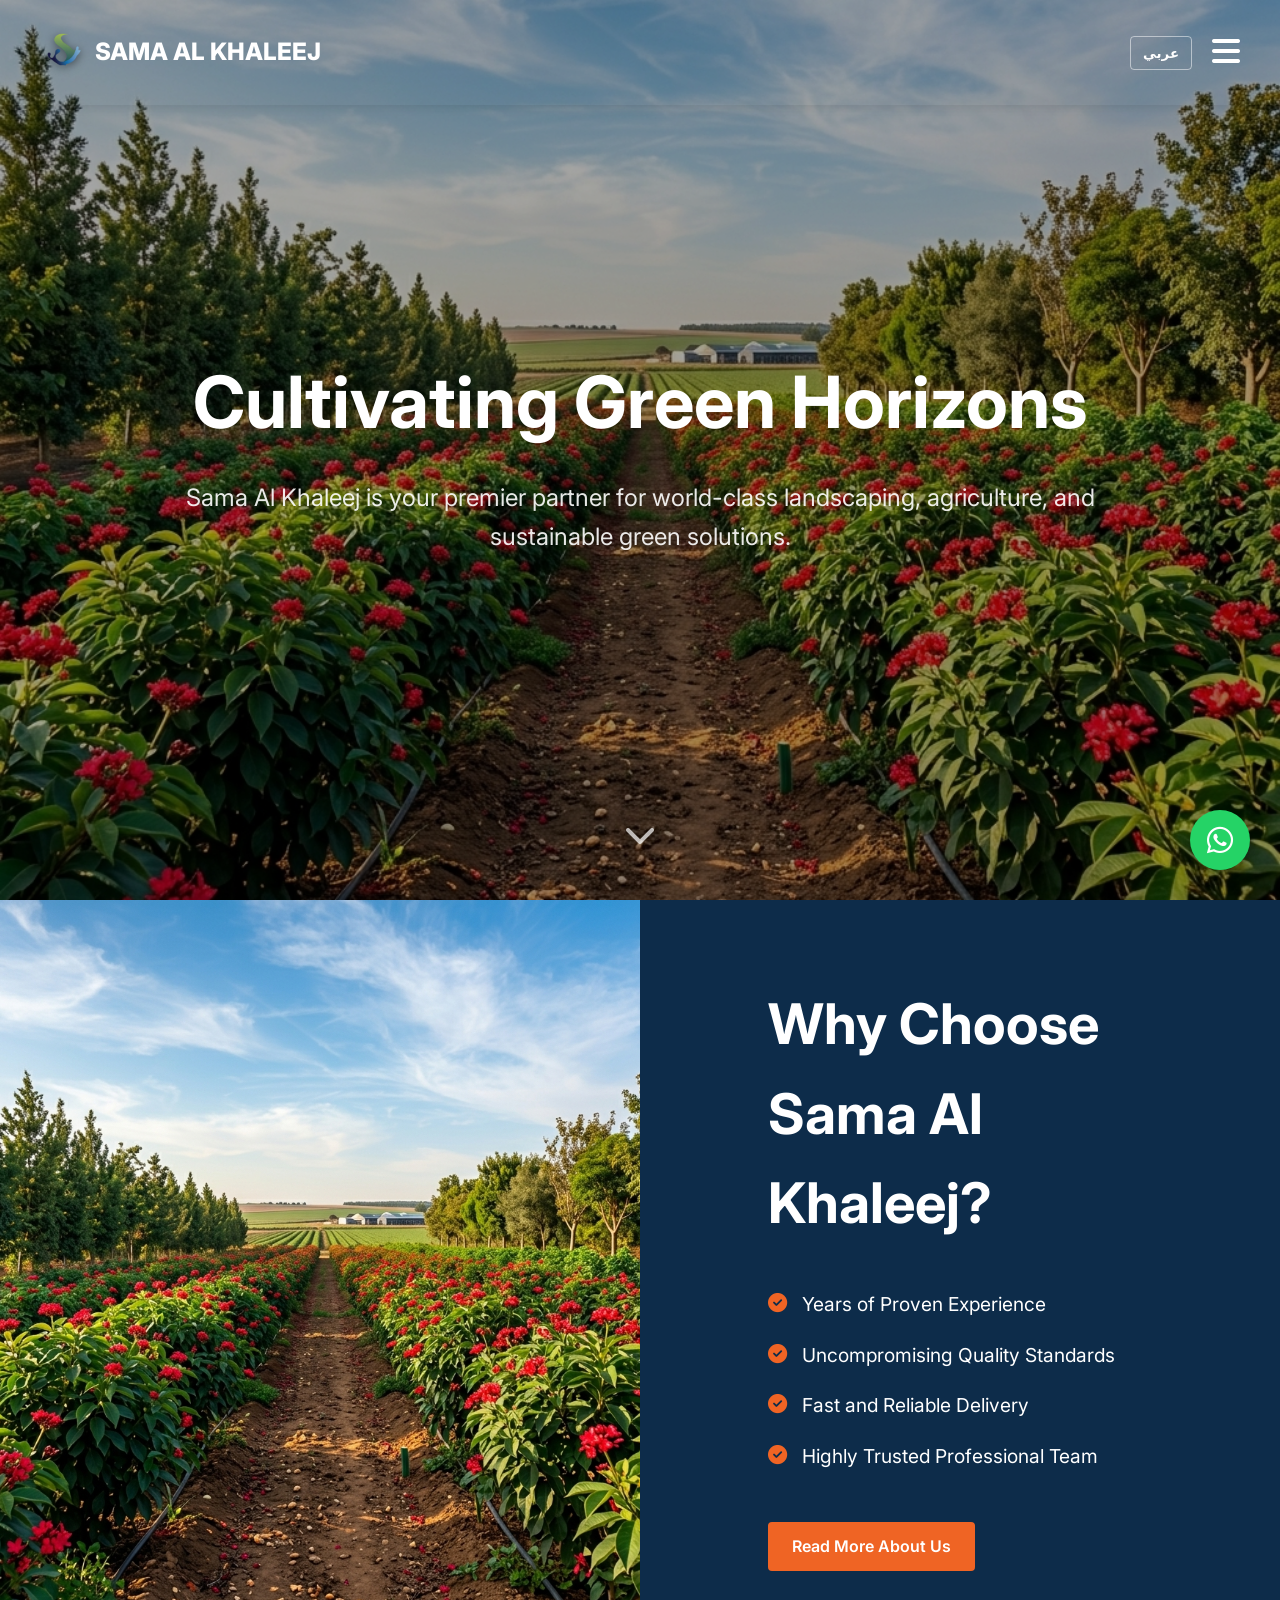
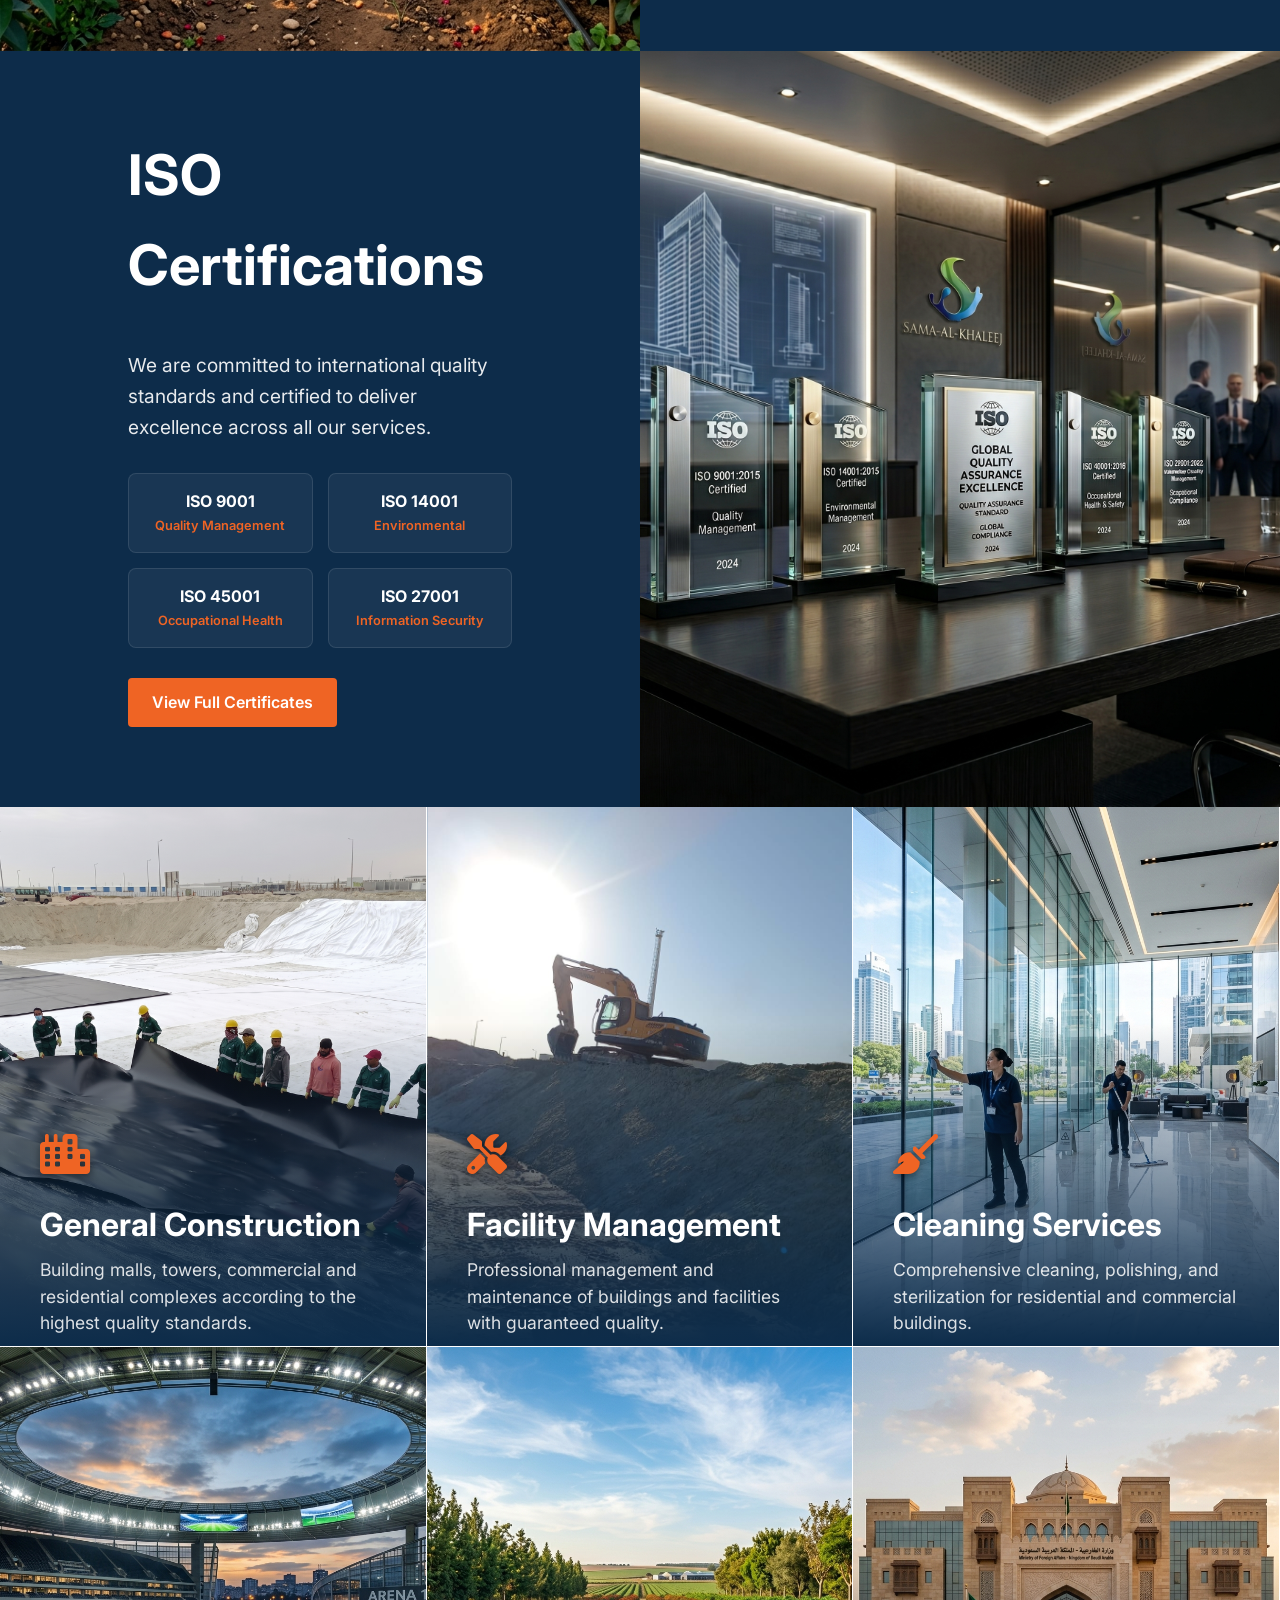
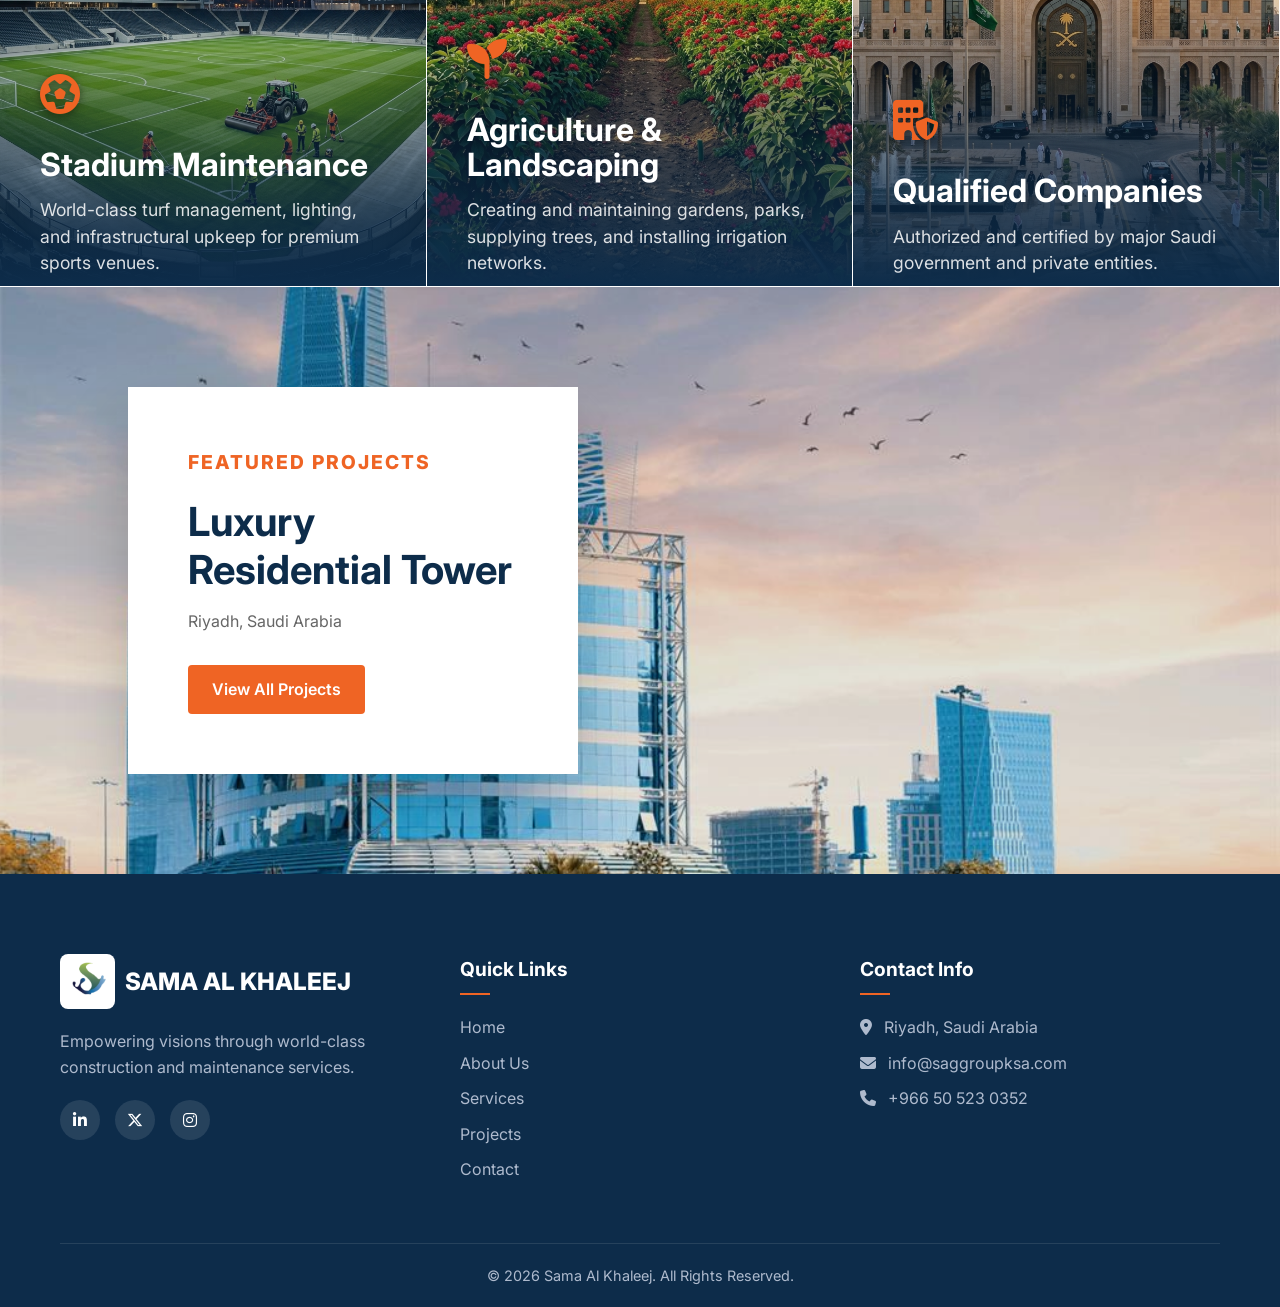
<file: index.html>
<!DOCTYPE html>
<html lang="en" dir="ltr">
<head>
  <meta charset="UTF-8">
  <meta name="viewport" content="width=device-width, initial-scale=1.0">
  <meta name="description" content="Sama Al Khaleej - Premium construction, maintenance, and finishing services in Saudi Arabia.">
  <title>Sama Al Khaleej | Building the Future</title>
  
  <!-- Fonts -->
  <link rel="preconnect" href="https://fonts.googleapis.com">
  <link rel="preconnect" href="https://fonts.gstatic.com" crossorigin>
  <link href="https://fonts.googleapis.com/css2?family=Inter:wght@300;400;600;700;800&family=Tajawal:wght@300;400;500;700;800&display=swap" rel="stylesheet">
  
  <!-- FontAwesome Icons -->
  <link rel="stylesheet" href="https://cdnjs.cloudflare.com/ajax/libs/font-awesome/6.4.0/css/all.min.css">
  
  <!-- Custom CSS -->
  <link rel="stylesheet" href="css/style.css">
  <link rel="stylesheet" href="css/ksp.css">
</head>
<body>
  
  <!-- Loading Screen -->
  <div id="loader">
    <div class="spinner"></div>
  </div>

  <!-- Header -->
  <header class="ksp-header">
    <div class="ksp-nav-container">
      <div class="logo">
        <img src="images/logo.png" alt="Logo" class="brand-logo">
        <span>Sama Al Khaleej</span>
      </div>
      <div class="ksp-right-nav">
        <button id="lang-toggle" class="lang-toggle ksp-lang">عربي</button>
        <button class="ksp-hamburger"><i class="fa-solid fa-bars"></i></button>
      </div>
    </div>
  </header>

  <!-- KSP Overlay Menu -->
  <div class="ksp-overlay-menu">
    <button class="ksp-menu-close"><i class="fa-solid fa-xmark"></i></button>
    <nav class="ksp-menu-links">
      <a href="index.html" data-i18n="nav_home">Home</a>
      <a href="about.html" data-i18n="nav_about">About Us</a>
      <a href="iso-certifications.html" data-i18n="nav_iso">ISO Certifications</a>
      <a href="services.html" data-i18n="nav_services">Services</a>
      <a href="projects.html" data-i18n="nav_projects">Projects</a>
      <a href="contact.html" data-i18n="nav_contact">Contact</a>
    </nav>
  </div>

  <!-- Section 1: Hero (100vh) -->
  <section class="ksp-section ksp-hero">
    <div class="ksp-hero-bg" style="background-image: url('images/agriculture_featured_enhanced.png');"></div>
    <div class="ksp-hero-content animate-on-scroll">
      <h1 data-i18n="hero_title">Building the Future with Excellence</h1>
      <p data-i18n="hero_desc">Sama Al Khaleej is your trusted partner for premium construction, maintenance, and finishing services in Saudi Arabia.</p>
    </div>
    <div class="ksp-hero-scroll">
      <i class="fa-solid fa-chevron-down"></i>
    </div>
  </section>

  <!-- Section 2: Why Choose Us (Split Content) -->
  <section class="ksp-section ksp-split">
    <div class="ksp-split-img" style="background-image: url('images/agriculture_featured_enhanced.png');"></div>
    <div class="ksp-split-text-wrap">
      <div class="ksp-split-content animate-on-scroll">
        <h2 data-i18n="why_title">Why Choose Sama Al Khaleej?</h2>
        <ul class="feature-list ksp-list">
          <li><i class="fa-solid fa-check-circle"></i> <span data-i18n="why_1">Years of Proven Experience</span></li>
          <li><i class="fa-solid fa-check-circle"></i> <span data-i18n="why_2">Uncompromising Quality Standards</span></li>
          <li><i class="fa-solid fa-check-circle"></i> <span data-i18n="why_3">Fast and Reliable Delivery</span></li>
          <li><i class="fa-solid fa-check-circle"></i> <span data-i18n="why_4">Highly Trusted Professional Team</span></li>
        </ul>
        <a href="about.html" class="btn btn-primary" data-i18n="why_read_more">Read More About Us</a>
      </div>
    </div>
  </section>

  <!-- Section 2.5: ISO Certifications Highlights -->
  <section class="ksp-section ksp-split" style="flex-direction: row-reverse;">
    <div class="ksp-split-img" style="background-image: url('images/Gemini_Generated_Image_svvsm6svvsm6svvs.png');"></div>
    <div class="ksp-split-text-wrap" style="background-color: var(--primary-color);">
      <div class="ksp-split-content animate-on-scroll">
        <h2 data-i18n="idx_iso_title" style="color: #fff;">ISO Certifications</h2>
        <p data-i18n="idx_iso_desc" style="font-size: 1.2rem; line-height: 1.6; margin-bottom: 30px; color: rgba(255,255,255,0.9);">We are committed to international quality standards and certified to deliver excellence across all our services.</p>
        
        <div style="display: grid; grid-template-columns: 1fr 1fr; gap: 15px;">
          <div style="background: rgba(255,255,255,0.05); padding: 15px; border-radius: 8px; border: 1px solid rgba(255,255,255,0.1); text-align: center; transition: background 0.3s;" onmouseover="this.style.background='rgba(255,255,255,0.1)';" onmouseout="this.style.background='rgba(255,255,255,0.05)';">
            <h4 style="color: #fff; font-size: 1rem; margin-bottom: 2px;">ISO 9001</h4>
            <p style="color: #ef6424; font-size: 0.8rem; font-weight: 600;">Quality Management</p>
          </div>
          <div style="background: rgba(255,255,255,0.05); padding: 15px; border-radius: 8px; border: 1px solid rgba(255,255,255,0.1); text-align: center; transition: background 0.3s;" onmouseover="this.style.background='rgba(255,255,255,0.1)';" onmouseout="this.style.background='rgba(255,255,255,0.05)';">
            <h4 style="color: #fff; font-size: 1rem; margin-bottom: 2px;">ISO 14001</h4>
            <p style="color: #ef6424; font-size: 0.8rem; font-weight: 600;">Environmental</p>
          </div>
          <div style="background: rgba(255,255,255,0.05); padding: 15px; border-radius: 8px; border: 1px solid rgba(255,255,255,0.1); text-align: center; transition: background 0.3s;" onmouseover="this.style.background='rgba(255,255,255,0.1)';" onmouseout="this.style.background='rgba(255,255,255,0.05)';">
            <h4 style="color: #fff; font-size: 1rem; margin-bottom: 2px;">ISO 45001</h4>
            <p style="color: #ef6424; font-size: 0.8rem; font-weight: 600;">Occupational Health</p>
          </div>
          <div style="background: rgba(255,255,255,0.05); padding: 15px; border-radius: 8px; border: 1px solid rgba(255,255,255,0.1); text-align: center; transition: background 0.3s;" onmouseover="this.style.background='rgba(255,255,255,0.1)';" onmouseout="this.style.background='rgba(255,255,255,0.05)';">
            <h4 style="color: #fff; font-size: 1rem; margin-bottom: 2px;">ISO 27001</h4>
            <p style="color: #ef6424; font-size: 0.8rem; font-weight: 600;">Information Security</p>
          </div>
        </div>
        
        <a href="iso-certifications.html" class="btn btn-primary" data-i18n="idx_iso_btn" style="margin-top: 30px;">View Full Certificates</a>
      </div>
    </div>
  </section>

  <!-- Section 3: Core Services Tiles (Edge to Edge) -->
  <section class="ksp-section ksp-tiles">
    <a href="general-construction.html" class="ksp-tile">
      <div class="ksp-tile-bg" style="background-image: url('images/Gemini_Generated_Image_joq02jjoq02jjoq0.png');"></div>
      <div class="ksp-tile-overlay"></div>
      <div class="ksp-tile-content">
        <div class="service-icon"><i class="fa-solid fa-city"></i></div>
        <h3 data-i18n="srv_const_title">General Construction</h3>
        <p data-i18n="srv_const_desc">Building malls, towers, commercial and residential complexes according to the highest quality standards.</p>
      </div>
    </a>
    <a href="facility-management.html" class="ksp-tile">
      <div class="ksp-tile-bg" style="background-image: url('images/e14.jpg');"></div>
      <div class="ksp-tile-overlay"></div>
      <div class="ksp-tile-content">
        <div class="service-icon"><i class="fa-solid fa-screwdriver-wrench"></i></div>
        <h3 data-i18n="srv_maint_title">Facility Management</h3>
        <p data-i18n="srv_maint_desc">Professional management and maintenance of buildings and facilities with guaranteed quality.</p>
      </div>
    </a>
    <a href="#" class="ksp-tile">
      <div class="ksp-tile-bg" style="background-image: url('images/service-clean.png');"></div>
      <div class="ksp-tile-overlay"></div>
      <div class="ksp-tile-content">
        <div class="service-icon"><i class="fa-solid fa-broom"></i></div>
        <h3 data-i18n="srv_clean_title">Cleaning Services</h3>
        <p data-i18n="srv_clean_desc">Comprehensive cleaning, polishing, and sterilization for residential and commercial buildings.</p>
      </div>
    </a>
    <a href="stadium-maintenance.html" class="ksp-tile">
      <div class="ksp-tile-bg" style="background-image: url('images/stadium-maintenance.png');"></div>
      <div class="ksp-tile-overlay"></div>
      <div class="ksp-tile-content">
        <div class="service-icon"><i class="fa-solid fa-futbol"></i></div>
        <h3 data-i18n="srv_stadium_title">Stadium Maintenance</h3>
        <p data-i18n="srv_stadium_desc">World-class turf management, lighting, and infrastructural upkeep for premium sports venues.</p>
      </div>
    </a>
    <a href="agriculture.html" class="ksp-tile">
      <div class="ksp-tile-bg" style="background-image: url('images/agriculture_featured_enhanced.png');"></div>
      <div class="ksp-tile-overlay"></div>
      <div class="ksp-tile-content">
        <div class="service-icon"><i class="fa-solid fa-seedling"></i></div>
        <h3 data-i18n="srv_agri_title">Agriculture & Landscaping</h3>
        <p data-i18n="srv_agri_desc">Creating and maintaining gardens, parks, supplying trees, and installing irrigation networks.</p>
      </div>
    </a>
    <a href="qualified-companies.html" class="ksp-tile">
      <div class="ksp-tile-bg" style="background-image: url('images/government.png');"></div>
      <div class="ksp-tile-overlay"></div>
      <div class="ksp-tile-content">
        <div class="service-icon"><i class="fa-solid fa-building-shield"></i></div>
        <h3 data-i18n="qual_title">Qualified Companies</h3>
        <p data-i18n="qual_desc">Authorized and certified by major Saudi government and private entities.</p>
      </div>
    </a>
  </section>

  <!-- Section 4: Featured Immersive Slider/Card (100vh) -->
  <section class="ksp-section ksp-feature">
    <div class="ksp-feature-bg" style="background-image: url('images/GO6O_BpWYAIHMJ_.jpg');"></div>
    <div class="ksp-feature-overlay"></div>
    <div class="ksp-feature-card animate-on-scroll">
      <h2 data-i18n="proj_title">Featured Projects</h2>
      <h3 data-i18n="proj_1">Luxury Residential Tower</h3>
      <p style="color: #666; margin-bottom: 20px;">Riyadh, Saudi Arabia</p>
      <a href="projects.html" class="btn btn-primary" data-i18n="proj_view_all" style="margin-top: 10px;">View All Projects</a>
    </div>
  </section>

  </section>


  <!-- Main Footer -->
  <footer>
    <div class="container">
      <div class="footer-grid">
        <div class="footer-col animate-on-scroll">
          <div class="logo" style="color: #fff; margin-bottom: 20px;">
            <img src="images/logo.png" alt="Logo" class="brand-logo"> Sama Al Khaleej
          </div>
          <p data-i18n="footer_desc">Empowering visions through world-class construction and maintenance services.</p>
          <div class="social-links">
            <a href="#"><i class="fa-brands fa-linkedin-in"></i></a>
            <a href="#"><i class="fa-brands fa-x-twitter"></i></a>
            <a href="#"><i class="fa-brands fa-instagram"></i></a>
          </div>
        </div>
        <div class="footer-col animate-on-scroll">
          <h4 data-i18n="footer_quick">Quick Links</h4>
          <a href="index.html" data-i18n="nav_home">Home</a>
          <a href="about.html" data-i18n="nav_about">About Us</a>
          <a href="services.html" data-i18n="nav_services">Services</a>
          <a href="projects.html" data-i18n="nav_projects">Projects</a>
          <a href="contact.html" data-i18n="nav_contact">Contact</a>
        </div>
        <div class="footer-col animate-on-scroll">
          <h4 data-i18n="footer_contact">Contact Info</h4>
          <p><i class="fa-solid fa-location-dot" style="margin-right: 8px;"></i> <span data-i18n="office_address">Riyadh, Saudi Arabia</span></p>
          <p><i class="fa-solid fa-envelope" style="margin-right: 8px;"></i> info@saggroupksa.com</p>
          <p><i class="fa-solid fa-phone" style="margin-right: 8px;"></i> +966 50 523 0352</p>
        </div>
      </div>
      <div class="footer-bottom">
        <p data-i18n="footer_rights">&copy; 2026 Sama Al Khaleej. All Rights Reserved.</p>
      </div>
    </div>
  </footer>

  <!-- Floating WhatsApp -->
  <a href="https://wa.me/966505230352" target="_blank" class="whatsapp-float">
    <i class="fa-brands fa-whatsapp"></i>
  </a>

  <!-- Custom Script -->
  <script src="js/script.js"></script>
</body>
</html>
</file>
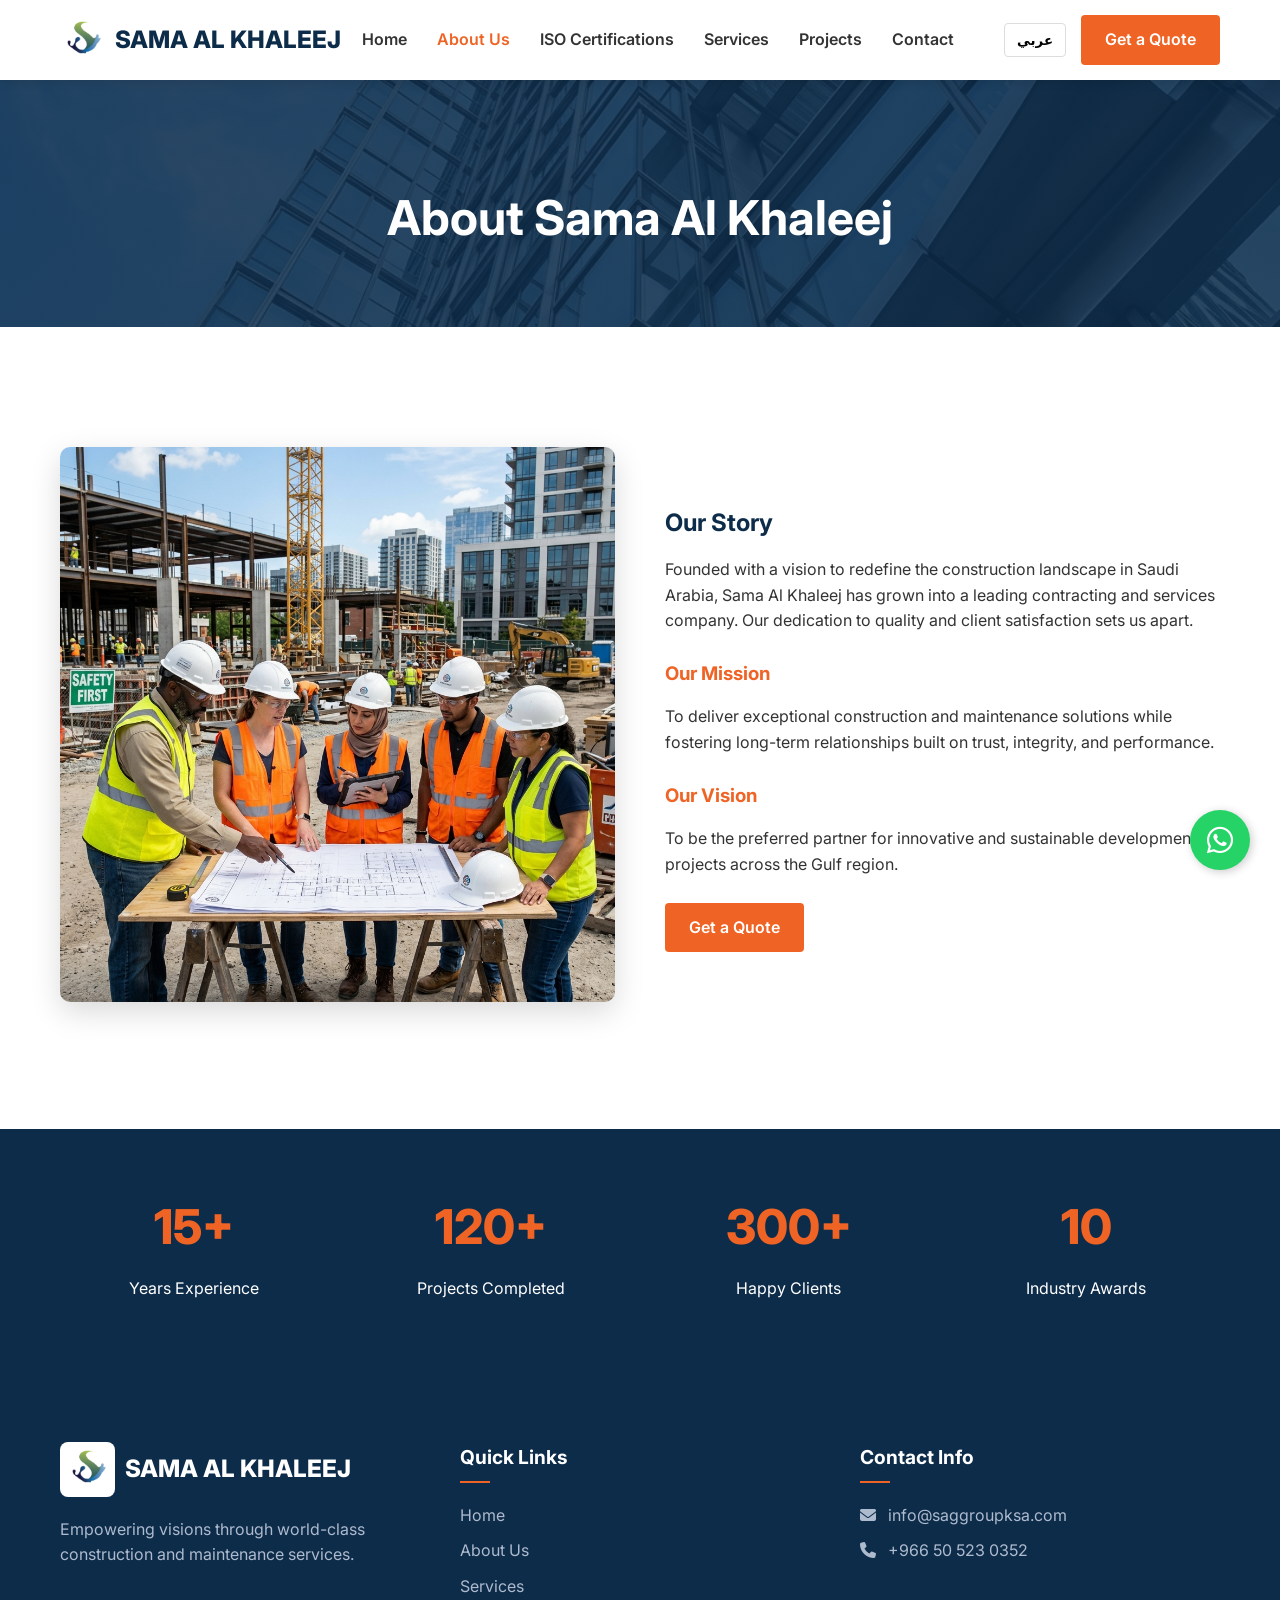
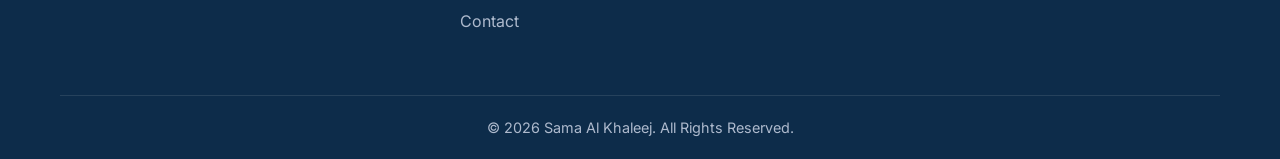
<file: about.html>
<!DOCTYPE html>
<html lang="en" dir="ltr">
<head>
  <meta charset="UTF-8">
  <meta name="viewport" content="width=device-width, initial-scale=1.0">
  <meta name="description" content="About Sama Al Khaleej - Learn about our mission, vision, and professional team.">
  <title>About Us | Sama Al Khaleej</title>
  
  <link rel="preconnect" href="https://fonts.googleapis.com">
  <link rel="preconnect" href="https://fonts.gstatic.com" crossorigin>
  <link href="https://fonts.googleapis.com/css2?family=Inter:wght@300;400;600;700;800&family=Tajawal:wght@300;400;500;700;800&display=swap" rel="stylesheet">
  
  <link rel="stylesheet" href="https://cdnjs.cloudflare.com/ajax/libs/font-awesome/6.4.0/css/all.min.css">
  <link rel="stylesheet" href="css/style.css">
</head>
<body>
  
  <div id="loader">
    <div class="spinner"></div>
  </div>

  <header>
    <div class="container nav-container">
      <div class="logo">
        <img src="images/logo.png" alt="Logo" class="brand-logo">
        <span>Sama Al Khaleej</span>
      </div>
      
      <nav class="nav-links">
        <a href="index.html" data-i18n="nav_home">Home</a>
        <a href="about.html" class="active" data-i18n="nav_about">About Us</a>
        <a href="iso-certifications.html" data-i18n="nav_iso">ISO Certifications</a>
        <a href="services.html" data-i18n="nav_services">Services</a>
        <a href="projects.html" data-i18n="nav_projects">Projects</a>
        <a href="contact.html" data-i18n="nav_contact">Contact</a>
        
        <div class="header-actions">
          <button id="lang-toggle" class="lang-toggle">عربي</button>
          <a href="contact.html" class="btn btn-primary" data-i18n="nav_quote">Get a Quote</a>
        </div>
      </nav>
      
      <button class="mobile-menu-btn">
        <i class="fa-solid fa-bars"></i>
      </button>
    </div>
  </header>

  <!-- Page Header -->
  <div class="page-header relative text-center">
    <h1 style="color: #fff;" data-i18n="about_title">About Sama Al Khaleej</h1>
  </div>

  <!-- Story & Vision -->
  <section>
    <div class="container flex-split">
      <div class="animate-on-scroll">
        <img src="images/about-team.jpg" alt="Our Team" class="about-img">
      </div>
      <div class="animate-on-scroll">
        <h2 style="color:var(--primary-color)" data-i18n="about_story_title">Our Story</h2>
        <p data-i18n="about_story_desc">Founded with a vision to redefine the construction landscape in Saudi Arabia, Sama Al Khaleej has grown into a leading contracting and services company. Our dedication to quality and client satisfaction sets us apart.</p>
        
        <br>
        <h3 style="color:var(--secondary-color)" data-i18n="about_mission">Our Mission</h3>
        <p data-i18n="about_mission_desc">To deliver exceptional construction and maintenance solutions while fostering long-term relationships built on trust, integrity, and performance.</p>
        
        <br>
        <h3 style="color:var(--secondary-color)" data-i18n="about_vision">Our Vision</h3>
        <p data-i18n="about_vision_desc">To be the preferred partner for innovative and sustainable development projects across the Gulf region.</p>
        
        <br>
        <a href="contact.html" class="btn btn-primary" data-i18n="nav_quote">Get a Quote</a>
      </div>
    </div>
  </section>

  <!-- Stats Section -->
  <section class="bg-primary stats">
    <div class="container grid-4">
      <div class="stat-card animate-on-scroll">
        <div class="stat-number">15+</div>
        <p data-i18n="stat_years">Years Experience</p>
      </div>
      <div class="stat-card animate-on-scroll">
        <div class="stat-number">120+</div>
        <p data-i18n="stat_projects">Projects Completed</p>
      </div>
      <div class="stat-card animate-on-scroll">
        <div class="stat-number">300+</div>
        <p data-i18n="stat_clients">Happy Clients</p>
      </div>
      <div class="stat-card animate-on-scroll">
        <div class="stat-number">10</div>
        <p data-i18n="stat_awards">Industry Awards</p>
      </div>
    </div>
  </section>

  <!-- Footer -->
  <footer>
    <div class="container">
      <div class="footer-grid">
        <div class="footer-col animate-on-scroll">
          <div class="logo" style="color: #fff; margin-bottom: 20px;">
            <img src="images/logo.png" alt="Logo" class="brand-logo"> Sama Al Khaleej
          </div>
          <p data-i18n="footer_desc">Empowering visions through world-class construction and maintenance services.</p>
        </div>
        <div class="footer-col animate-on-scroll">
          <h4 data-i18n="footer_quick">Quick Links</h4>
          <a href="index.html" data-i18n="nav_home">Home</a>
          <a href="about.html" data-i18n="nav_about">About Us</a>
          <a href="services.html" data-i18n="nav_services">Services</a>
          <a href="contact.html" data-i18n="nav_contact">Contact</a>
        </div>
        <div class="footer-col animate-on-scroll">
          <h4 data-i18n="footer_contact">Contact Info</h4>
          <p><i class="fa-solid fa-envelope" style="margin-right: 8px;"></i> info@saggroupksa.com</p>
          <p><i class="fa-solid fa-phone" style="margin-right: 8px;"></i> +966 50 523 0352</p>
        </div>
      </div>
      <div class="footer-bottom">
        <p data-i18n="footer_rights">&copy; 2026 Sama Al Khaleej. All Rights Reserved.</p>
      </div>
    </div>
  </footer>

  <a href="https://wa.me/966505230352" target="_blank" class="whatsapp-float">
    <i class="fa-brands fa-whatsapp"></i>
  </a>

  <script src="js/script.js"></script>
</body>
</html>
</file>
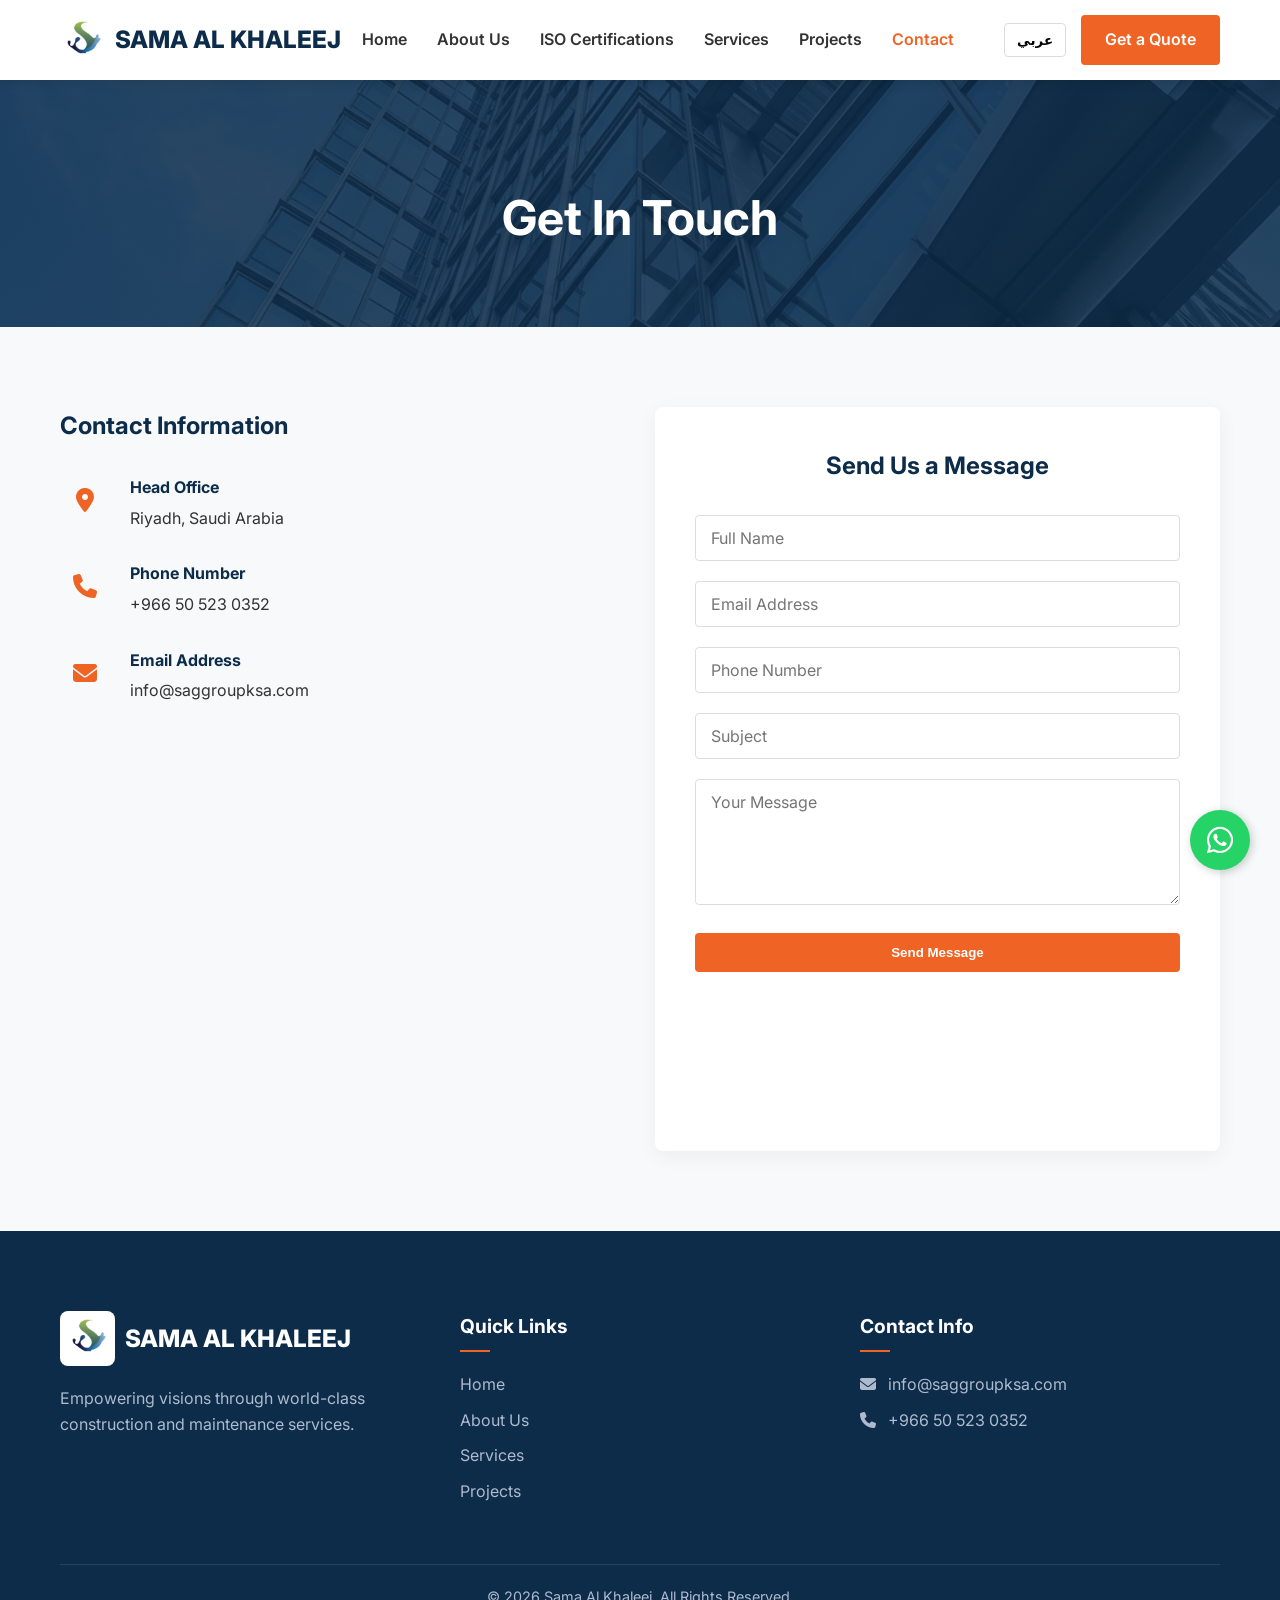
<file: contact.html>
<!DOCTYPE html>
<html lang="en" dir="ltr">
<head>
  <meta charset="UTF-8">
  <meta name="viewport" content="width=device-width, initial-scale=1.0">
  <meta name="description" content="Contact Sama Al Khaleej - Get in touch for premium construction services in Saudi Arabia.">
  <title>Contact Us | Sama Al Khaleej</title>
  
  <link rel="preconnect" href="https://fonts.googleapis.com">
  <link rel="preconnect" href="https://fonts.gstatic.com" crossorigin>
  <link href="https://fonts.googleapis.com/css2?family=Inter:wght@300;400;600;700;800&family=Tajawal:wght@300;400;500;700;800&display=swap" rel="stylesheet">
  
  <link rel="stylesheet" href="https://cdnjs.cloudflare.com/ajax/libs/font-awesome/6.4.0/css/all.min.css">
  <link rel="stylesheet" href="css/style.css">
</head>
<body>
  
  <div id="loader">
    <div class="spinner"></div>
  </div>

  <header>
    <div class="container nav-container">
      <div class="logo">
        <img src="images/logo.png" alt="Logo" class="brand-logo">
        <span>Sama Al Khaleej</span>
      </div>
      
      <nav class="nav-links">
        <a href="index.html" data-i18n="nav_home">Home</a>
        <a href="about.html" data-i18n="nav_about">About Us</a>
        <a href="iso-certifications.html" data-i18n="nav_iso">ISO Certifications</a>
        <a href="services.html" data-i18n="nav_services">Services</a>
        <a href="projects.html" data-i18n="nav_projects">Projects</a>
        <a href="contact.html" class="active" data-i18n="nav_contact">Contact</a>
        
        <div class="header-actions">
          <button id="lang-toggle" class="lang-toggle">عربي</button>
          <a href="contact.html" class="btn btn-primary" data-i18n="nav_quote">Get a Quote</a>
        </div>
      </nav>
      
      <button class="mobile-menu-btn">
        <i class="fa-solid fa-bars"></i>
      </button>
    </div>
  </header>

  <div class="page-header relative text-center">
    <h1 style="color: #fff;" data-i18n="contact_page_title">Get In Touch</h1>
  </div>

  <!-- Contact Section -->
  <section class="bg-light" style="padding: 80px 0;">
    <div class="container grid-2">
      
      <!-- Contact Info -->
      <div class="animate-on-scroll">
        <h2 style="margin-bottom: 30px;" data-i18n="contact_info">Contact Information</h2>
        
        <div class="contact-info-item">
          <div class="contact-icon"><i class="fa-solid fa-location-dot"></i></div>
          <div>
            <h4 style="margin-bottom: 5px;" data-i18n="contact_ho">Head Office</h4>
            <p data-i18n="office_address">Riyadh, Saudi Arabia</p>
          </div>
        </div>
        
        <div class="contact-info-item">
          <div class="contact-icon"><i class="fa-solid fa-phone"></i></div>
          <div>
            <h4 style="margin-bottom: 5px;" data-i18n="contact_phone">Phone Number</h4>
            <p style="direction: ltr; display: inline-block;">+966 50 523 0352</p>
          </div>
        </div>
        
        <div class="contact-info-item">
          <div class="contact-icon"><i class="fa-solid fa-envelope"></i></div>
          <div>
            <h4 style="margin-bottom: 5px;" data-i18n="contact_email">Email Address</h4>
            <p>info@saggroupksa.com</p>
          </div>
        </div>

        <div style="margin-top: 40px;" class="map-container">
          <iframe src="https://www.google.com/maps/embed?pb=!1m18!1m12!1m3!1d115939.88562729931!2d46.643325608252274!3d24.757041695509782!2m3!1f0!2f0!3f0!3m2!1i1024!2i768!4f13.1!3m3!1m2!1s0x3e2ef0937a0fa5c9%3A0xc6cb1dc8b1baad!2sRiyadh%20Saudi%20Arabia!5e0!3m2!1sen!2sus!4v1714000000000!5m2!1sen!2sus" allowfullscreen="" loading="lazy" referrerpolicy="no-referrer-when-downgrade"></iframe>
        </div>
      </div>

      <!-- Contact Form -->
      <div class="contact-form animate-on-scroll">
        <h2 style="margin-bottom: 30px; text-align: center;" data-i18n="contact_form_title">Send Us a Message</h2>
        <form onsubmit="event.preventDefault(); alert('Message sent successfully!');">
          <div class="form-group">
            <input type="text" class="form-control" placeholder="Full Name" data-i18n="form_name" required>
          </div>
          <div class="form-group">
            <input type="email" class="form-control" placeholder="Email Address" data-i18n="form_email" required>
          </div>
          <div class="form-group">
            <input type="tel" class="form-control" placeholder="Phone Number" data-i18n="form_phone" required>
          </div>
          <div class="form-group">
            <input type="text" class="form-control" placeholder="Subject" data-i18n="form_subject" required>
          </div>
          <div class="form-group">
            <textarea class="form-control" rows="5" placeholder="Your Message" data-i18n="form_message" required></textarea>
          </div>
          <button type="submit" class="btn btn-primary" style="width: 100%;" data-i18n="btn_submit">Send Message</button>
        </form>
      </div>

    </div>
  </section>

  <!-- Footer -->
  <footer>
    <div class="container">
      <div class="footer-grid">
        <div class="footer-col animate-on-scroll">
          <div class="logo" style="color: #fff; margin-bottom: 20px;">
            <img src="images/logo.png" alt="Logo" class="brand-logo"> Sama Al Khaleej
          </div>
          <p data-i18n="footer_desc">Empowering visions through world-class construction and maintenance services.</p>
        </div>
        <div class="footer-col animate-on-scroll">
          <h4 data-i18n="footer_quick">Quick Links</h4>
          <a href="index.html" data-i18n="nav_home">Home</a>
          <a href="about.html" data-i18n="nav_about">About Us</a>
          <a href="services.html" data-i18n="nav_services">Services</a>
          <a href="projects.html" data-i18n="nav_projects">Projects</a>
        </div>
        <div class="footer-col animate-on-scroll">
          <h4 data-i18n="footer_contact">Contact Info</h4>
          <p><i class="fa-solid fa-envelope" style="margin-right: 8px;"></i> info@saggroupksa.com</p>
          <p><i class="fa-solid fa-phone" style="margin-right: 8px;"></i> +966 50 523 0352</p>
        </div>
      </div>
      <div class="footer-bottom">
        <p data-i18n="footer_rights">&copy; 2026 Sama Al Khaleej. All Rights Reserved.</p>
      </div>
    </div>
  </footer>

  <a href="https://wa.me/966505230352" target="_blank" class="whatsapp-float">
    <i class="fa-brands fa-whatsapp"></i>
  </a>

  <script src="js/script.js"></script>
</body>
</html>
</file>
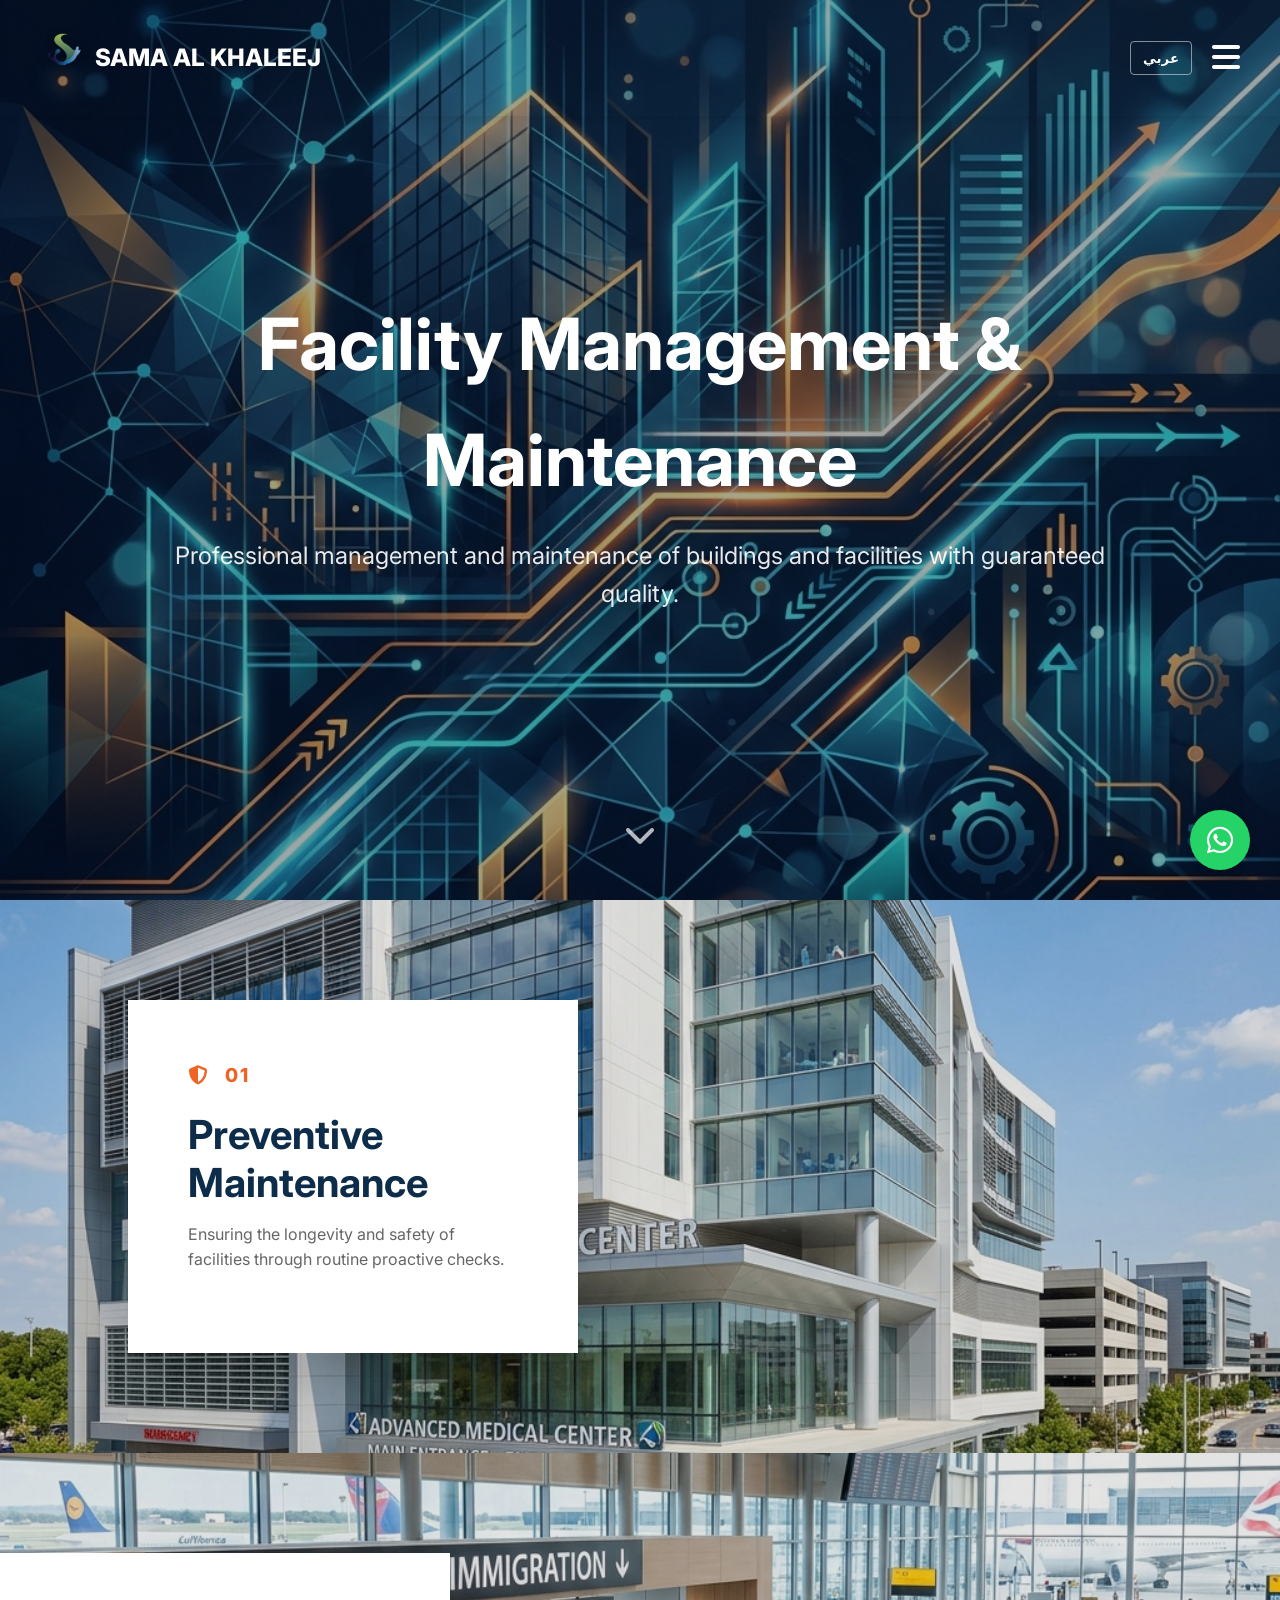
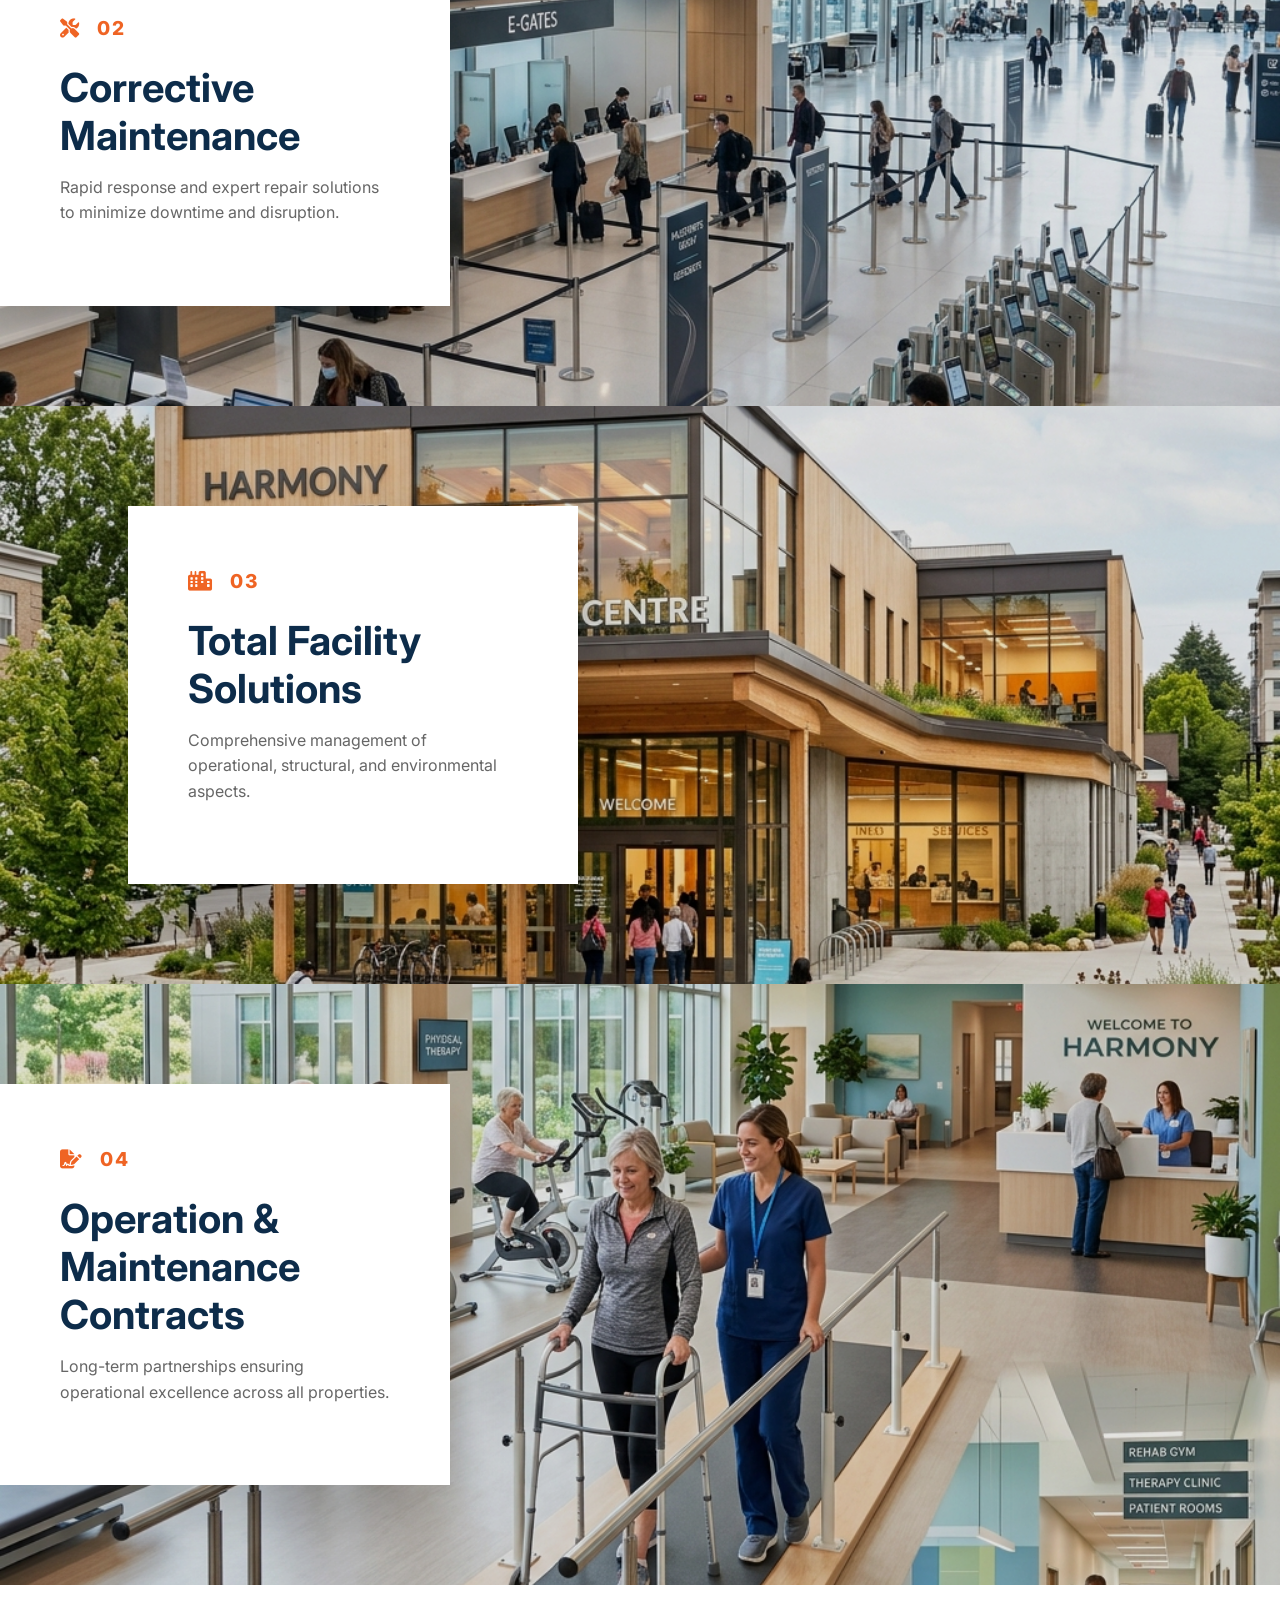
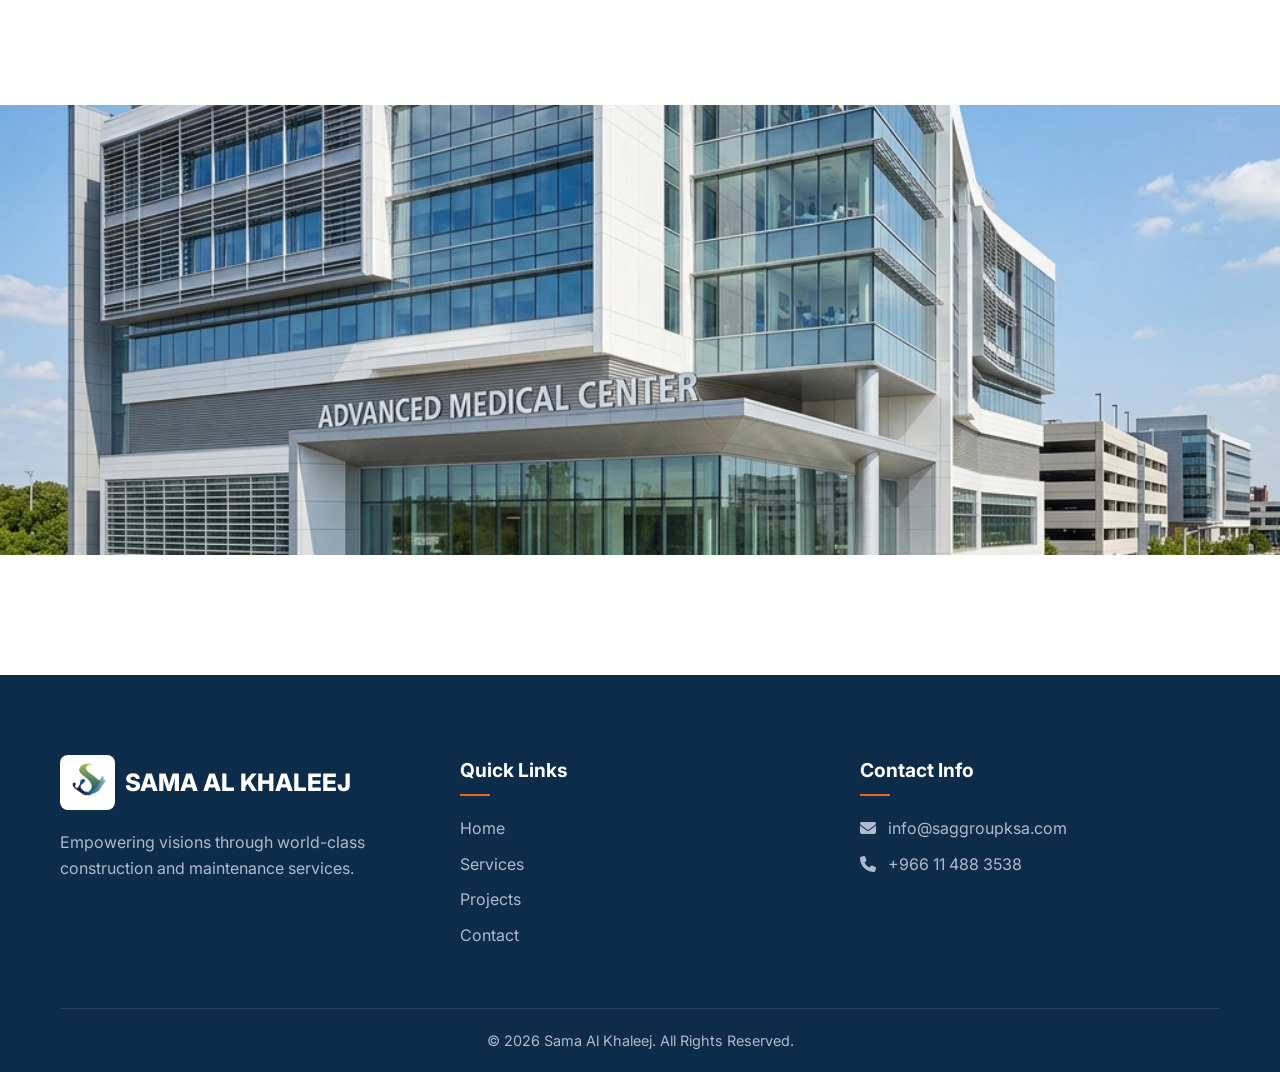
<file: facility-management.html>
<!DOCTYPE html>
<html lang="en" dir="ltr">
<head>
  <meta charset="UTF-8">
  <meta name="viewport" content="width=device-width, initial-scale=1.0">
  <meta name="description" content="Sama Al Khaleej Facility Management & Maintenance Services.">
  <title>Facility Management | Sama Al Khaleej</title>
  
  <link rel="preconnect" href="https://fonts.googleapis.com">
  <link rel="preconnect" href="https://fonts.gstatic.com" crossorigin>
  <link href="https://fonts.googleapis.com/css2?family=Inter:wght@300;400;600;700;800&family=Tajawal:wght@300;400;500;700;800&display=swap" rel="stylesheet">
  
  <link rel="stylesheet" href="https://cdnjs.cloudflare.com/ajax/libs/font-awesome/6.4.0/css/all.min.css">
  <link rel="stylesheet" href="css/style.css">
  <link rel="stylesheet" href="css/ksp.css">
</head>
<body>
  
  <div id="loader">
    <div class="spinner"></div>
  </div>

  <header class="ksp-header">
    <div class="ksp-nav-container">
      <div class="logo">
        <a href="index.html" style="text-decoration:none;"><img src="images/logo.png" alt="Logo" class="brand-logo"></a>
        <a href="index.html" style="color:#fff; text-decoration:none;"><span>Sama Al Khaleej</span></a>
      </div>
      <div class="ksp-right-nav">
        <button id="lang-toggle" class="lang-toggle ksp-lang">عربي</button>
        <button class="ksp-hamburger"><i class="fa-solid fa-bars"></i></button>
      </div>
    </div>
  </header>

  <!-- KSP Overlay Menu -->
  <div class="ksp-overlay-menu">
    <button class="ksp-menu-close"><i class="fa-solid fa-xmark"></i></button>
    <nav class="ksp-menu-links">
      <a href="index.html" data-i18n="nav_home">Home</a>
      <a href="about.html" data-i18n="nav_about">About Us</a>
      <a href="iso-certifications.html" data-i18n="nav_iso">ISO Certifications</a>
      <a href="services.html" data-i18n="nav_services">Services</a>
      <a href="projects.html" data-i18n="nav_projects">Projects</a>
      <a href="contact.html" data-i18n="nav_contact">Contact</a>
    </nav>
  </div>

  <!-- Hero Section -->
  <section class="ksp-section ksp-hero">
    <div class="ksp-hero-bg" style="background-image: url('images/fm_hero.png');"></div>
    <div class="ksp-hero-content animate-on-scroll">
      <h1 data-i18n="fm_hero_title">Facility Management & Maintenance</h1>
      <p data-i18n="fm_hero_desc">Professional management and maintenance of buildings and facilities with guaranteed quality.</p>
    </div>
    <div class="ksp-hero-scroll">
      <i class="fa-solid fa-chevron-down"></i>
    </div>
  </section>

  <!-- ZigZag Immersive Services -->
  
  <!-- Service 1 -->
  <section class="ksp-section ksp-feature ksp-zigzag">
    <div class="ksp-feature-bg" style="background-image: url('images/fm_hospital.png');"></div>
    <div class="ksp-feature-overlay"></div>
    <div class="ksp-feature-card animate-on-scroll">
      <h2><i class="fa-solid fa-shield-halved" style="margin-right: 10px;"></i> 01</h2>
      <h3 data-i18n="fm_sec_li1">Preventive Maintenance</h3>
      <p style="color: #666; margin-bottom: 20px;">Ensuring the longevity and safety of facilities through routine proactive checks.</p>
    </div>
  </section>

  <!-- Service 2 -->
  <section class="ksp-section ksp-feature ksp-feature-alt ksp-zigzag">
    <div class="ksp-feature-bg" style="background-image: url('images/fm_airport.png');"></div>
    <div class="ksp-feature-overlay"></div>
    <div class="ksp-feature-card animate-on-scroll">
      <h2><i class="fa-solid fa-screwdriver-wrench" style="margin-right: 10px;"></i> 02</h2>
      <h3 data-i18n="fm_sec_li2">Corrective Maintenance</h3>
      <p style="color: #666; margin-bottom: 20px;">Rapid response and expert repair solutions to minimize downtime and disruption.</p>
    </div>
  </section>

  <!-- Service 3 -->
  <section class="ksp-section ksp-feature ksp-zigzag">
    <div class="ksp-feature-bg" style="background-image: url('images/fm_social.png');"></div>
    <div class="ksp-feature-overlay"></div>
    <div class="ksp-feature-card animate-on-scroll">
      <h2><i class="fa-solid fa-city" style="margin-right: 10px;"></i> 03</h2>
      <h3 data-i18n="fm_sec_li3">Total Facility Solutions</h3>
      <p style="color: #666; margin-bottom: 20px;">Comprehensive management of operational, structural, and environmental aspects.</p>
    </div>
  </section>

  <!-- Service 4 -->
  <section class="ksp-section ksp-feature ksp-feature-alt ksp-zigzag">
    <div class="ksp-feature-bg" style="background-image: url('images/fm_rehab.png');"></div>
    <div class="ksp-feature-overlay"></div>
    <div class="ksp-feature-card animate-on-scroll">
      <h2><i class="fa-solid fa-file-signature" style="margin-right: 10px;"></i> 04</h2>
      <h3 data-i18n="fm_sec_li4">Operation & Maintenance Contracts</h3>
      <p style="color: #666; margin-bottom: 20px;">Long-term partnerships ensuring operational excellence across all properties.</p>
    </div>
  </section>

  <!-- Masonry Projects Wall -->
  <section class="ksp-masonry">
    <!-- Project 1 -->
    <a href="projects.html" class="ksp-masonry-item" style="width: 100vw;">
      <div class="ksp-masonry-bg" style="background-image: url('images/fm_hospital.png');"></div>
      <div class="ksp-masonry-overlay" style="align-items: center; text-align: center;">
        <h4 data-i18n="fm_proj_1_t">King Faisal Specialist Hospital</h4>
        <p data-i18n="fm_proj_1_d" style="max-width: 800px;">One of the most important specialized hospitals in the region, providing advanced medical services in fields such as oncology and organ transplantation.</p>
      </div>
    </a>
  </section>

  <!-- Footer -->
  <footer>
    <div class="container">
      <div class="footer-grid">
        <div class="footer-col animate-on-scroll">
          <div class="logo" style="color: #fff; margin-bottom: 20px;">
            <img src="images/logo.png" alt="Logo" class="brand-logo"> Sama Al Khaleej
          </div>
          <p data-i18n="footer_desc">Empowering visions through world-class construction and maintenance services.</p>
        </div>
        <div class="footer-col animate-on-scroll">
          <h4 data-i18n="footer_quick">Quick Links</h4>
          <a href="index.html" data-i18n="nav_home">Home</a>
          <a href="services.html" data-i18n="nav_services">Services</a>
          <a href="projects.html" data-i18n="nav_projects">Projects</a>
          <a href="contact.html" data-i18n="nav_contact">Contact</a>
        </div>
        <div class="footer-col animate-on-scroll">
          <h4 data-i18n="footer_contact">Contact Info</h4>
          <p><i class="fa-solid fa-envelope" style="margin-right: 8px;"></i> info@saggroupksa.com</p>
          <p><i class="fa-solid fa-phone" style="margin-right: 8px;"></i> +966 11 488 3538</p>
        </div>
      </div>
      <div class="footer-bottom">
        <p data-i18n="footer_rights">&copy; 2026 Sama Al Khaleej. All Rights Reserved.</p>
      </div>
    </div>
  </footer>

  <a href="https://wa.me/966114883538" target="_blank" class="whatsapp-float">
    <i class="fa-brands fa-whatsapp"></i>
  </a>

  <script src="js/script.js"></script>
</body>
</html>
</file>
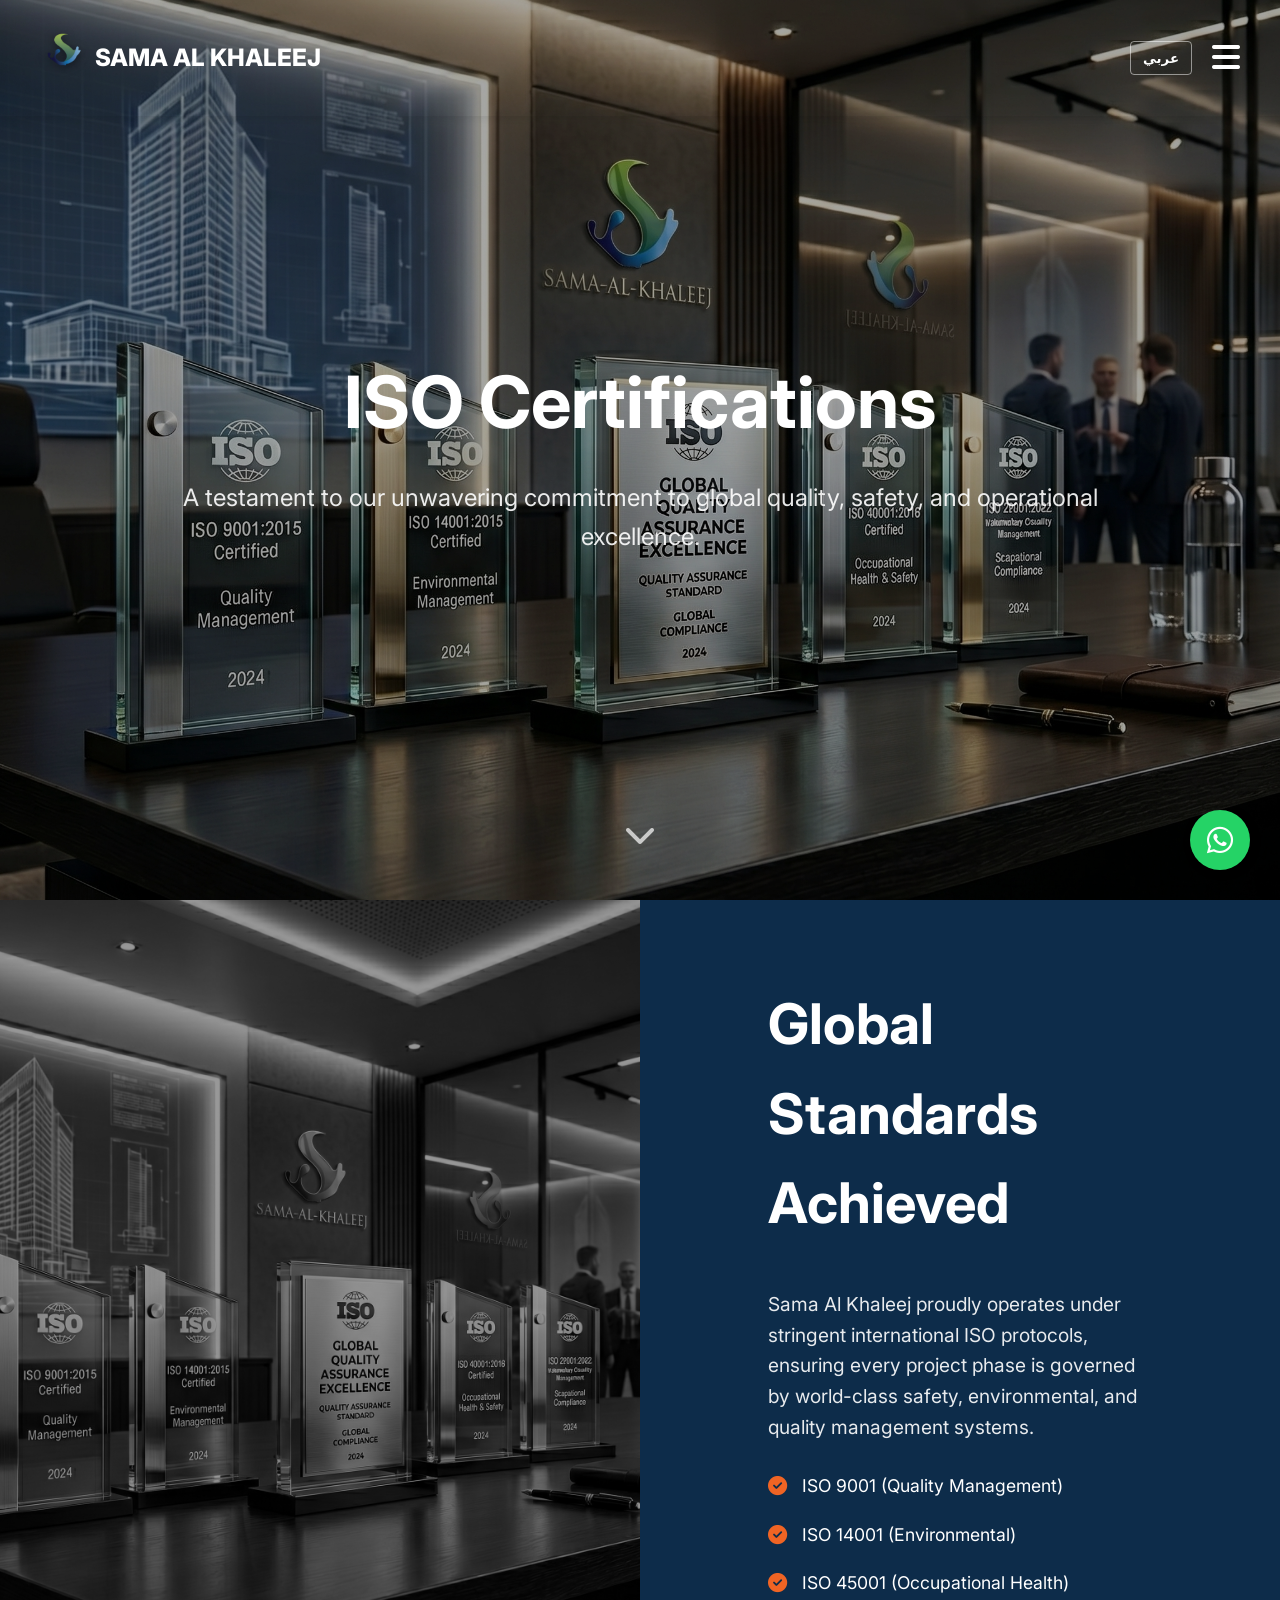
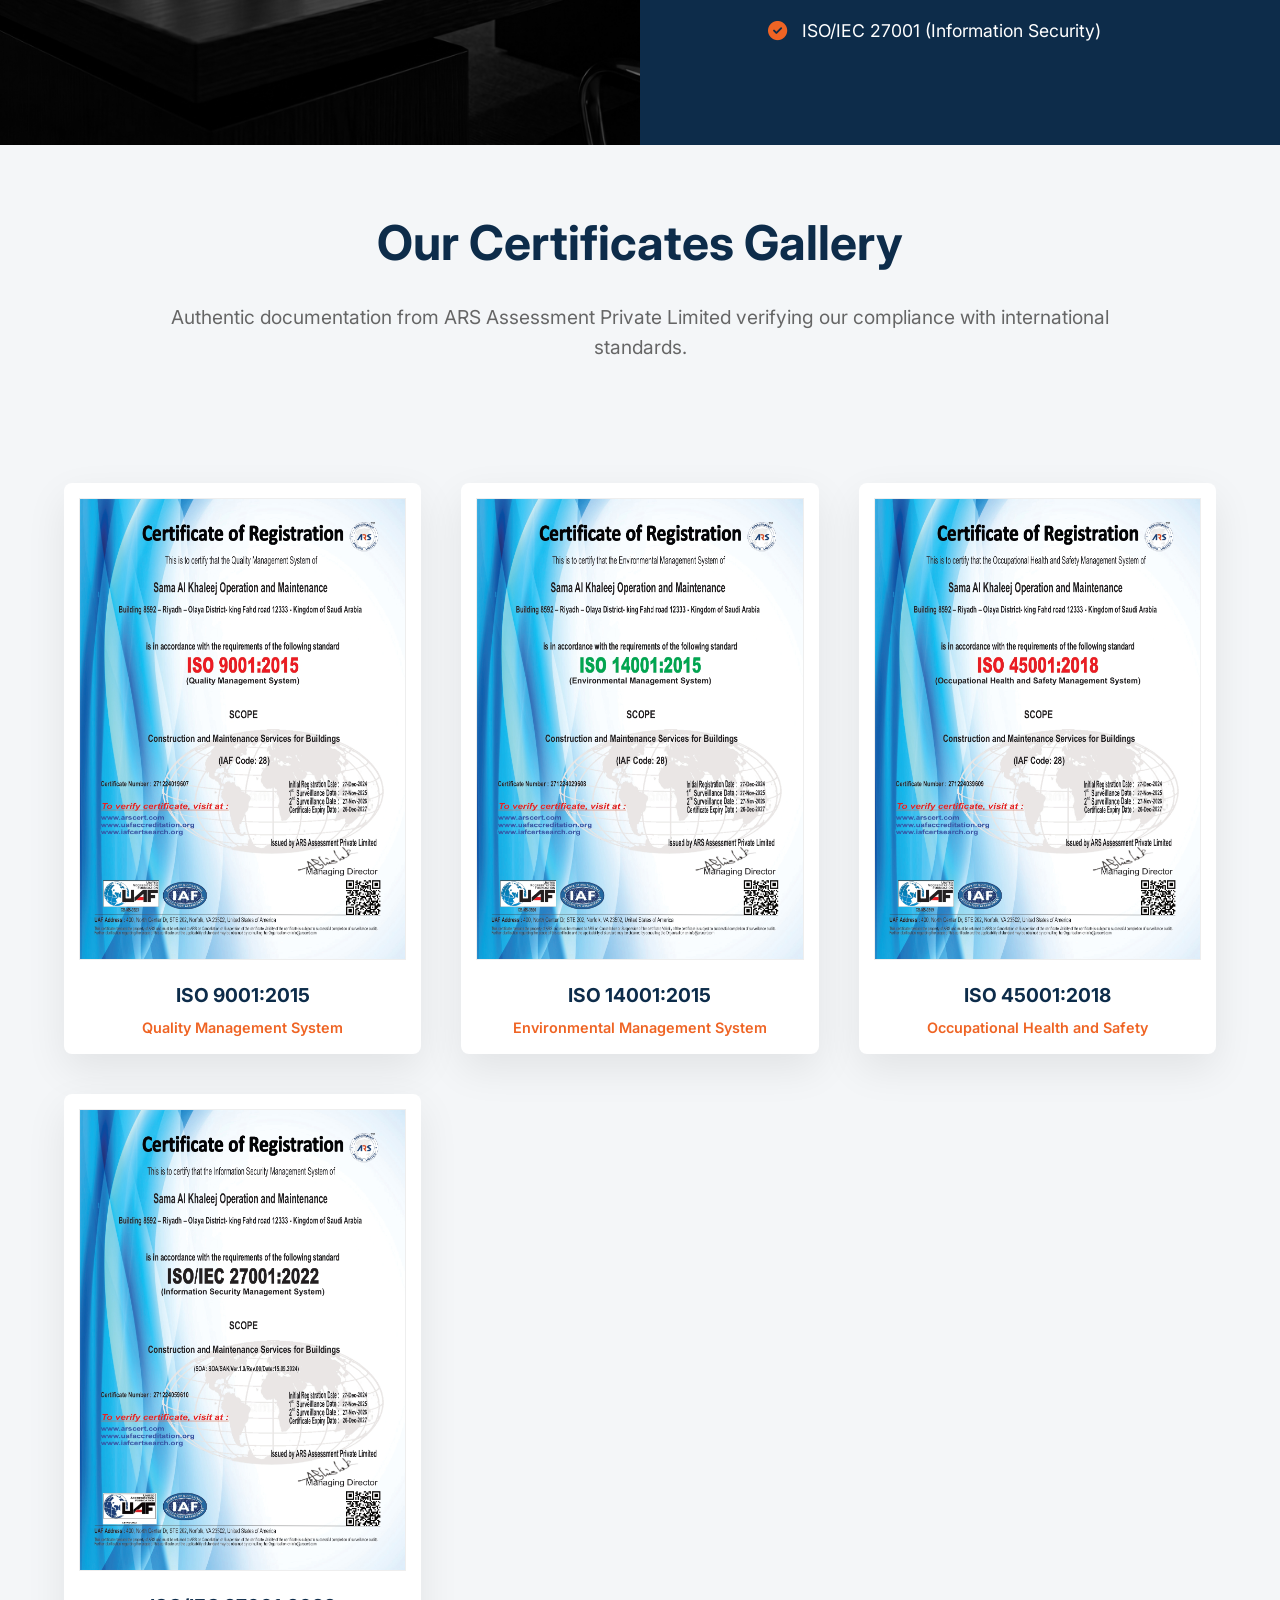
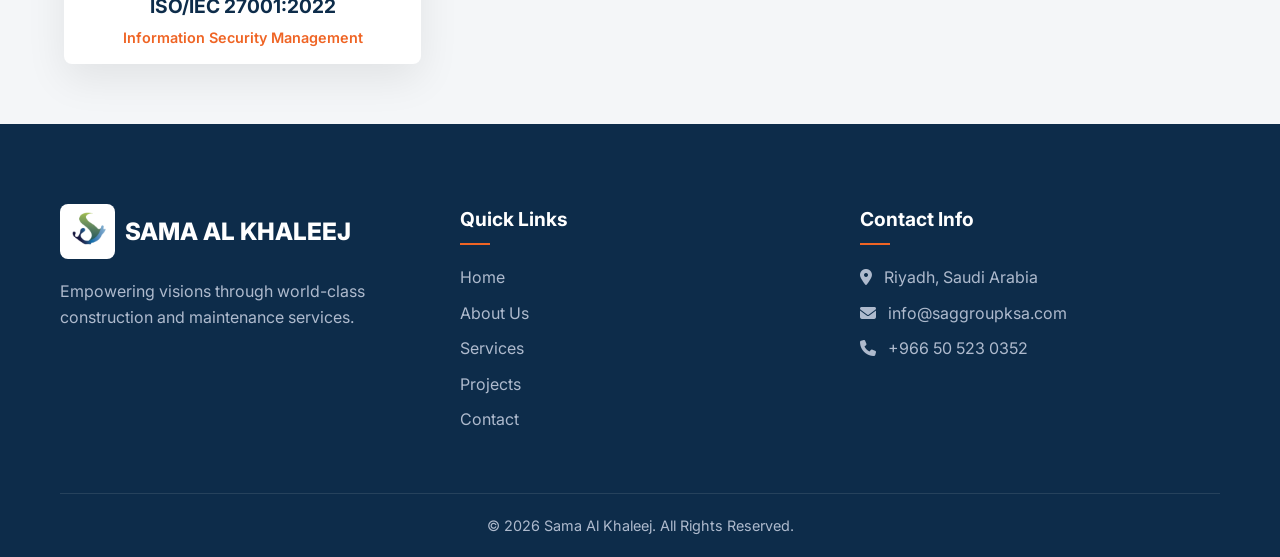
<file: iso-certifications.html>
<!DOCTYPE html>
<html lang="en" dir="ltr">
<head>
  <meta charset="UTF-8">
  <meta name="viewport" content="width=device-width, initial-scale=1.0">
  <meta name="description" content="ISO Certifications - Sama Al Khaleej">
  <title>ISO Certifications | Sama Al Khaleej</title>
  
  <link rel="preconnect" href="https://fonts.googleapis.com">
  <link rel="preconnect" href="https://fonts.gstatic.com" crossorigin>
  <link href="https://fonts.googleapis.com/css2?family=Inter:wght@300;400;600;700;800&family=Tajawal:wght@300;400;500;700;800&display=swap" rel="stylesheet">
  
  <link rel="stylesheet" href="https://cdnjs.cloudflare.com/ajax/libs/font-awesome/6.4.0/css/all.min.css">
  
  <link rel="stylesheet" href="css/style.css">
  <link rel="stylesheet" href="css/ksp.css">
</head>
<body>
  
  <div id="loader">
    <div class="spinner"></div>
  </div>

  <header class="ksp-header">
    <div class="ksp-nav-container">
      <div class="logo">
        <a href="index.html" style="text-decoration:none;"><img src="images/logo.png" alt="Logo" class="brand-logo"></a>
        <a href="index.html" style="color:#fff; text-decoration:none;"><span>Sama Al Khaleej</span></a>
      </div>
      <div class="ksp-right-nav">
        <button id="lang-toggle" class="lang-toggle ksp-lang">عربي</button>
        <button class="ksp-hamburger"><i class="fa-solid fa-bars"></i></button>
      </div>
    </div>
  </header>

  <!-- KSP Overlay Menu -->
  <div class="ksp-overlay-menu">
    <button class="ksp-menu-close"><i class="fa-solid fa-xmark"></i></button>
    <nav class="ksp-menu-links">
      <a href="index.html" data-i18n="nav_home">Home</a>
      <a href="about.html" data-i18n="nav_about">About Us</a>
      <a href="iso-certifications.html" class="active" data-i18n="nav_iso">ISO Certifications</a>
      <a href="services.html" data-i18n="nav_services">Services</a>
      <a href="projects.html" data-i18n="nav_projects">Projects</a>
      <a href="contact.html" data-i18n="nav_contact">Contact</a>
    </nav>
  </div>

  <!-- Section 1: Hero (100vh) -->
  <section class="ksp-section ksp-hero">
    <div class="ksp-hero-bg" style="background-image: url('images/Gemini_Generated_Image_svvsm6svvsm6svvs.png');"></div>
    <div class="ksp-hero-content animate-on-scroll">
      <h1 data-i18n="iso_hero_title">ISO Certifications</h1>
      <p data-i18n="iso_hero_desc">A testament to our unwavering commitment to global quality, safety, and operational excellence.</p>
    </div>
    <div class="ksp-hero-scroll">
      <i class="fa-solid fa-chevron-down"></i>
    </div>
  </section>

  <!-- Section 2: Split Overview -->
  <section class="ksp-section ksp-split">
    <div class="ksp-split-img" style="background-image: url('images/Gemini_Generated_Image_svvsm6svvsm6svvs.png'); filter: grayscale(100%) brightness(0.6);"></div>
    <div class="ksp-split-text-wrap" style="background-color: var(--primary-color);">
      <div class="ksp-split-content animate-on-scroll">
        <h2 data-i18n="iso_sec1_title">Global Standards Achieved</h2>
        <p style="font-size: 1.2rem; margin-bottom: 20px; line-height: 1.6; color: rgba(255,255,255,0.9);" data-i18n="iso_sec1_p1">Sama Al Khaleej proudly operates under stringent international ISO protocols, ensuring every project phase is governed by world-class safety, environmental, and quality management systems.</p>
        <ul class="feature-list ksp-list" style="margin-top: 30px;">
          <li><i class="fa-solid fa-check-circle" style="color:#ef6424;"></i> <span style="font-size:1.1rem;" data-i18n="iso_9001">ISO 9001 (Quality Management)</span></li>
          <li><i class="fa-solid fa-check-circle" style="color:#ef6424;"></i> <span style="font-size:1.1rem;" data-i18n="iso_14001">ISO 14001 (Environmental)</span></li>
          <li><i class="fa-solid fa-check-circle" style="color:#ef6424;"></i> <span style="font-size:1.1rem;" data-i18n="iso_45001">ISO 45001 (Occupational Health)</span></li>
          <li><i class="fa-solid fa-check-circle" style="color:#ef6424;"></i> <span style="font-size:1.1rem;" data-i18n="iso_27001">ISO/IEC 27001 (Information Security)</span></li>
        </ul>
      </div>
    </div>
  </section>

  <!-- Section 3: Official Certificate Document Gallery -->
  <section class="ksp-section ksp-split" style="height: auto; min-height: unset;">
    <div class="ksp-split-text-wrap" style="width: 100vw; height: auto; min-height: auto; padding: 60px 10%; background-color: #f4f6f8; text-align: center;">
      <h2 style="font-size: 3rem; color: var(--primary-color); margin:0;" data-i18n="iso_certificates_title">Our Certificates Gallery</h2>
      <p style="color: #666; margin-top: 20px; font-size: 1.2rem;" data-i18n="iso_certificates_desc">Authentic documentation from ARS Assessment Private Limited verifying our compliance with international standards.</p>
    </div>
  </section>

  <section class="ksp-section" style="height: auto; min-height: unset; padding: 60px 5%; background-color: #f4f6f8;">
    <div style="display: grid; grid-template-columns: repeat(auto-fit, minmax(280px, 1fr)); gap: 40px; justify-items: center; max-width: 1400px; margin: 0 auto;">
      
      <!-- Certificate 1 -->
      <div class="animate-on-scroll" style="background: #fff; padding: 15px; box-shadow: 0 15px 40px rgba(0,0,0,0.08); border-radius: 8px; text-align: center; transition: transform 0.3s;">
        <img src="images/iso-9001.jpg" alt="ISO 9001:2015 Certificate" style="width: 100%; height: auto; border: 1px solid #eee; display: block; margin-bottom: 20px;">
        <h4 style="color: var(--primary-color); font-size: 1.2rem; margin-bottom: 5px;">ISO 9001:2015</h4>
        <p style="color: #ef6424; font-size: 0.9rem; font-weight: 600;">Quality Management System</p>
      </div>

      <!-- Certificate 2 -->
      <div class="animate-on-scroll" style="background: #fff; padding: 15px; box-shadow: 0 15px 40px rgba(0,0,0,0.08); border-radius: 8px; text-align: center; transition: transform 0.3s; transition-delay: 0.1s;">
        <img src="images/iso-14001.jpg" alt="ISO 14001:2015 Certificate" style="width: 100%; height: auto; border: 1px solid #eee; display: block; margin-bottom: 20px;">
        <h4 style="color: var(--primary-color); font-size: 1.2rem; margin-bottom: 5px;">ISO 14001:2015</h4>
        <p style="color: #ef6424; font-size: 0.9rem; font-weight: 600;">Environmental Management System</p>
      </div>

      <!-- Certificate 3 -->
      <div class="animate-on-scroll" style="background: #fff; padding: 15px; box-shadow: 0 15px 40px rgba(0,0,0,0.08); border-radius: 8px; text-align: center; transition: transform 0.3s; transition-delay: 0.2s;">
        <img src="images/iso-45001.jpg" alt="ISO 45001:2018 Certificate" style="width: 100%; height: auto; border: 1px solid #eee; display: block; margin-bottom: 20px;">
        <h4 style="color: var(--primary-color); font-size: 1.2rem; margin-bottom: 5px;">ISO 45001:2018</h4>
        <p style="color: #ef6424; font-size: 0.9rem; font-weight: 600;">Occupational Health and Safety</p>
      </div>

      <!-- Certificate 4 -->
      <div class="animate-on-scroll" style="background: #fff; padding: 15px; box-shadow: 0 15px 40px rgba(0,0,0,0.08); border-radius: 8px; text-align: center; transition: transform 0.3s; transition-delay: 0.3s;">
        <img src="images/iso-27001.jpg" alt="ISO/IEC 27001:2022 Certificate" style="width: 100%; height: auto; border: 1px solid #eee; display: block; margin-bottom: 20px;">
        <h4 style="color: var(--primary-color); font-size: 1.2rem; margin-bottom: 5px;">ISO/IEC 27001:2022</h4>
        <p style="color: #ef6424; font-size: 0.9rem; font-weight: 600;">Information Security Management</p>
      </div>

    </div>
  </section>

  <!-- Main Footer -->
  <footer>
    <div class="container">
      <div class="footer-grid">
        <div class="footer-col animate-on-scroll">
          <div class="logo" style="color: #fff; margin-bottom: 20px;">
            <img src="images/logo.png" alt="Logo" class="brand-logo"> Sama Al Khaleej
          </div>
          <p data-i18n="footer_desc">Empowering visions through world-class construction and maintenance services.</p>
        </div>
        <div class="footer-col animate-on-scroll">
          <h4 data-i18n="footer_quick">Quick Links</h4>
          <a href="index.html" data-i18n="nav_home">Home</a>
          <a href="about.html" data-i18n="nav_about">About Us</a>
          <a href="services.html" data-i18n="nav_services">Services</a>
          <a href="projects.html" data-i18n="nav_projects">Projects</a>
          <a href="contact.html" data-i18n="nav_contact">Contact</a>
        </div>
        <div class="footer-col animate-on-scroll">
          <h4 data-i18n="footer_contact">Contact Info</h4>
          <p><i class="fa-solid fa-location-dot" style="margin-right: 8px;"></i> <span data-i18n="office_address">Riyadh, Saudi Arabia</span></p>
          <p><i class="fa-solid fa-envelope" style="margin-right: 8px;"></i> info@saggroupksa.com</p>
          <p><i class="fa-solid fa-phone" style="margin-right: 8px;"></i> +966 50 523 0352</p>
        </div>
      </div>
      <div class="footer-bottom">
        <p data-i18n="footer_rights">&copy; 2026 Sama Al Khaleej. All Rights Reserved.</p>
      </div>
    </div>
  </footer>

  <!-- Floating WhatsApp -->
  <a href="https://wa.me/966505230352" target="_blank" class="whatsapp-float">
    <i class="fa-brands fa-whatsapp"></i>
  </a>

  <!-- Custom Script -->
  <script src="js/script.js"></script>
</body>
</html>
</file>
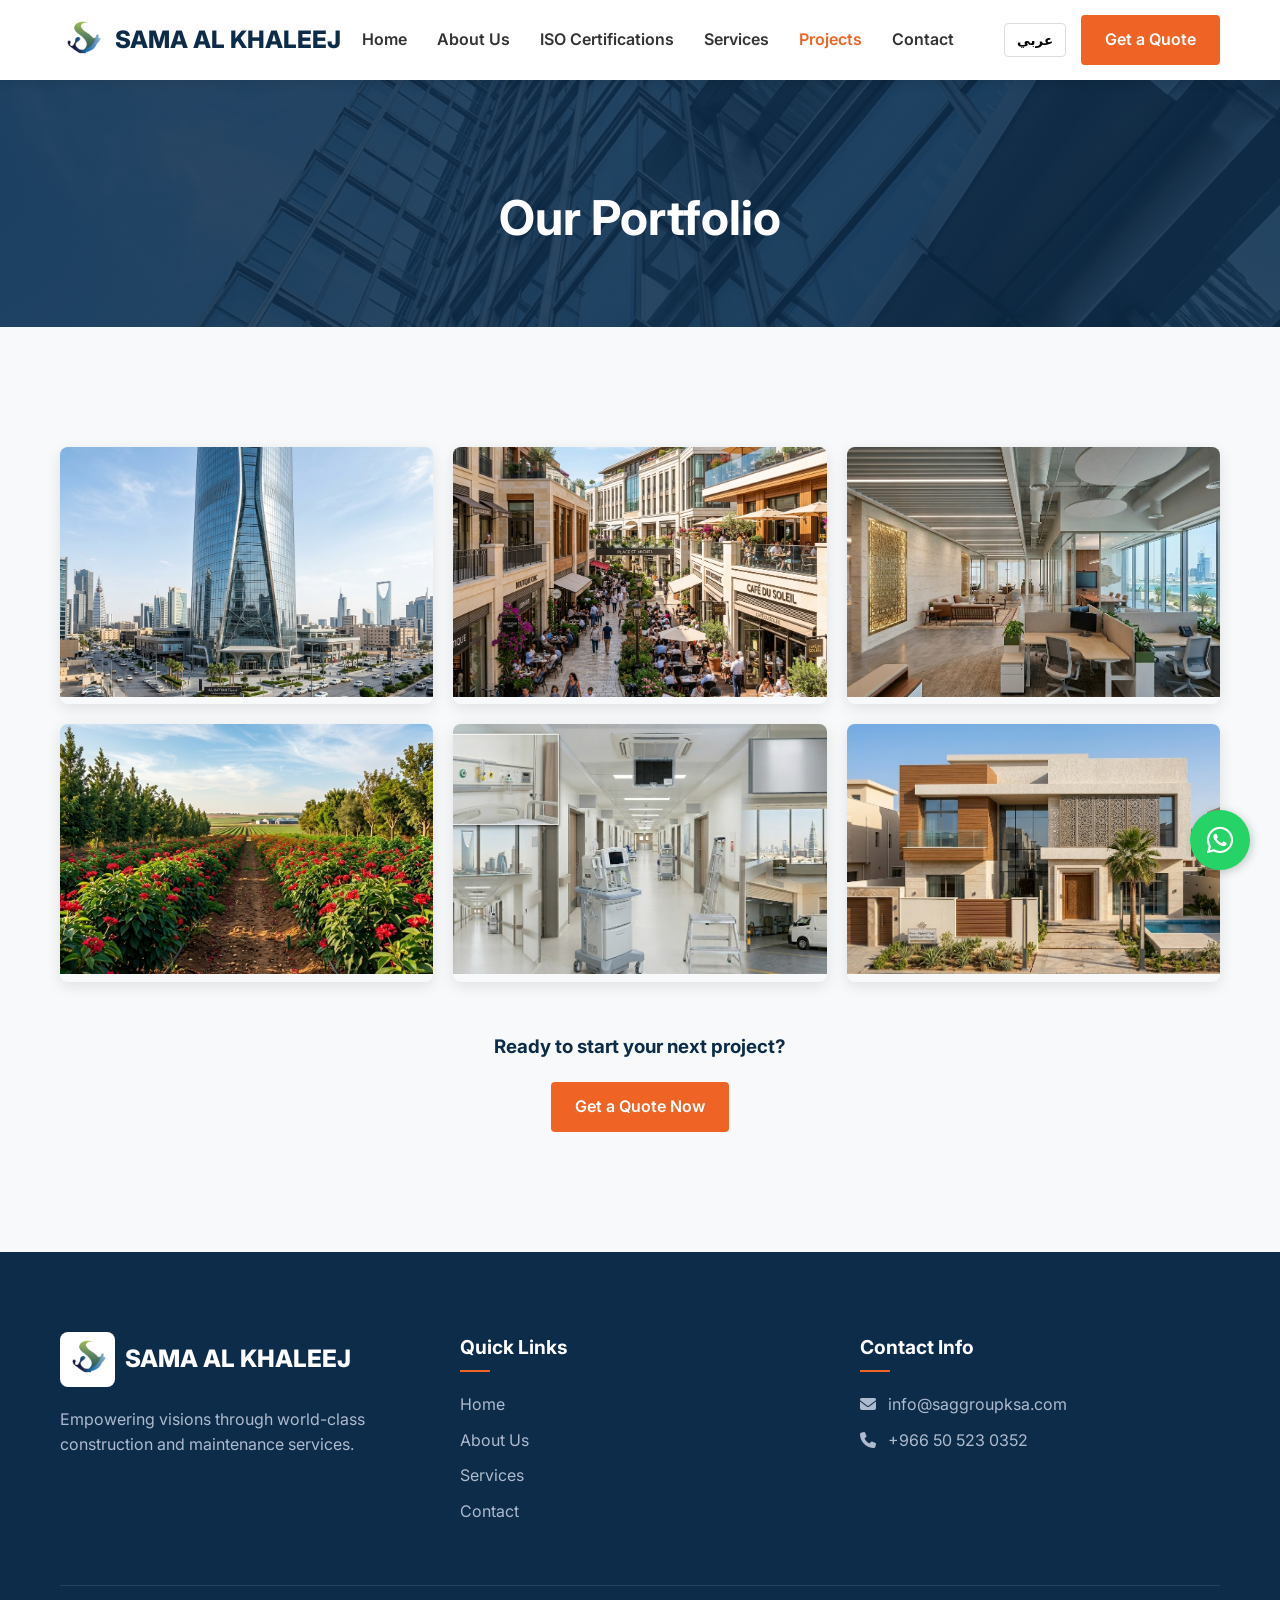
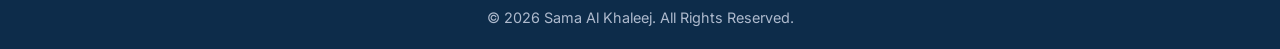
<file: projects.html>
<!DOCTYPE html>
<html lang="en" dir="ltr">
<head>
  <meta charset="UTF-8">
  <meta name="viewport" content="width=device-width, initial-scale=1.0">
  <meta name="description" content="Portfolio of Sama Al Khaleej - Discover our successful construction and maintenance projects.">
  <title>Portfolio | Sama Al Khaleej</title>
  
  <link rel="preconnect" href="https://fonts.googleapis.com">
  <link rel="preconnect" href="https://fonts.gstatic.com" crossorigin>
  <link href="https://fonts.googleapis.com/css2?family=Inter:wght@300;400;600;700;800&family=Tajawal:wght@300;400;500;700;800&display=swap" rel="stylesheet">
  
  <link rel="stylesheet" href="https://cdnjs.cloudflare.com/ajax/libs/font-awesome/6.4.0/css/all.min.css">
  <link rel="stylesheet" href="css/style.css">
</head>
<body>
  
  <div id="loader">
    <div class="spinner"></div>
  </div>

  <header>
    <div class="container nav-container">
      <div class="logo">
        <img src="images/logo.png" alt="Logo" class="brand-logo">
        <span>Sama Al Khaleej</span>
      </div>
      
      <nav class="nav-links">
        <a href="index.html" data-i18n="nav_home">Home</a>
        <a href="about.html" data-i18n="nav_about">About Us</a>
        <a href="iso-certifications.html" data-i18n="nav_iso">ISO Certifications</a>
        <a href="services.html" data-i18n="nav_services">Services</a>
        <a href="projects.html" class="active" data-i18n="nav_projects">Projects</a>
        <a href="contact.html" data-i18n="nav_contact">Contact</a>
        
        <div class="header-actions">
          <button id="lang-toggle" class="lang-toggle">عربي</button>
          <a href="contact.html" class="btn btn-primary" data-i18n="nav_quote">Get a Quote</a>
        </div>
      </nav>
      
      <button class="mobile-menu-btn">
        <i class="fa-solid fa-bars"></i>
      </button>
    </div>
  </header>

  <div class="page-header relative text-center">
    <h1 style="color: #fff;" data-i18n="port_page_title">Our Portfolio</h1>
  </div>

  <!-- Portfolio Grid -->
  <section class="bg-light">
    <div class="container">
      <div class="portfolio-grid">
        
        <div class="portfolio-item animate-on-scroll">
          <img src="images/gc_tulip_tower.png" alt="Project 1">
          <div class="portfolio-overlay">
            <h3 data-i18n="proj_1">Luxury Residential Tower</h3>
            <p data-i18n="loc_riyadh">Riyadh, Saudi Arabia</p>
          </div>
        </div>
        
        <div class="portfolio-item animate-on-scroll">
          <img src="images/gc_fiorenza.png" alt="Project 2">
          <div class="portfolio-overlay">
            <h3 data-i18n="proj_2">Modern Commercial Mall</h3>
            <p data-i18n="loc_jeddah">Jeddah, Saudi Arabia</p>
          </div>
        </div>
        
        <div class="portfolio-item animate-on-scroll">
          <img src="images/aww.jpg" alt="Project 3">
          <div class="portfolio-overlay">
            <h3 data-i18n="proj_3">Corporate Office Interior</h3>
            <p data-i18n="loc_dammam">Dammam, Saudi Arabia</p>
          </div>
        </div>
        
        <div class="portfolio-item animate-on-scroll">
          <img src="images/agriculture_featured_enhanced.png" alt="Project 4">
          <div class="portfolio-overlay">
            <h3 data-i18n="proj_4">Landscape & Park Design</h3>
            <p data-i18n="loc_khobar">Al Khobar, Saudi Arabia</p>
          </div>
        </div>
        
        <div class="portfolio-item animate-on-scroll">
          <img src="images/sfrgw.jpg" alt="Project 5">
          <div class="portfolio-overlay">
            <h3 data-i18n="proj_5">Hospital Maintenance</h3>
            <p data-i18n="loc_riyadh">Riyadh, Saudi Arabia</p>
          </div>
        </div>
        
        <div class="portfolio-item animate-on-scroll">
          <img src="images/kfkjgdf.jpg" alt="Project 6">
          <div class="portfolio-overlay">
            <h3 data-i18n="proj_6">Villa Exterior Finishing</h3>
            <p data-i18n="loc_jeddah">Jeddah, Saudi Arabia</p>
          </div>
        </div>
        
      </div>
      <div style="text-align: center; margin-top: 50px;">
        <h3 style="margin-bottom: 20px;" data-i18n="proj_ready">Ready to start your next project?</h3>
        <a href="contact.html" class="btn btn-primary animate-on-scroll" data-i18n="proj_quote">Get a Quote Now</a>
      </div>
    </div>
  </section>

  <!-- Footer -->
  <footer>
    <div class="container">
      <div class="footer-grid">
        <div class="footer-col animate-on-scroll">
          <div class="logo" style="color: #fff; margin-bottom: 20px;">
            <img src="images/logo.png" alt="Logo" class="brand-logo"> Sama Al Khaleej
          </div>
          <p data-i18n="footer_desc">Empowering visions through world-class construction and maintenance services.</p>
        </div>
        <div class="footer-col animate-on-scroll">
          <h4 data-i18n="footer_quick">Quick Links</h4>
          <a href="index.html" data-i18n="nav_home">Home</a>
          <a href="about.html" data-i18n="nav_about">About Us</a>
          <a href="services.html" data-i18n="nav_services">Services</a>
          <a href="contact.html" data-i18n="nav_contact">Contact</a>
        </div>
        <div class="footer-col animate-on-scroll">
          <h4 data-i18n="footer_contact">Contact Info</h4>
          <p><i class="fa-solid fa-envelope" style="margin-right: 8px;"></i> info@saggroupksa.com</p>
          <p><i class="fa-solid fa-phone" style="margin-right: 8px;"></i> +966 50 523 0352</p>
        </div>
      </div>
      <div class="footer-bottom">
        <p data-i18n="footer_rights">&copy; 2026 Sama Al Khaleej. All Rights Reserved.</p>
      </div>
    </div>
  </footer>

  <a href="https://wa.me/966505230352" target="_blank" class="whatsapp-float">
    <i class="fa-brands fa-whatsapp"></i>
  </a>

  <script src="js/script.js"></script>
</body>
</html>
</file>
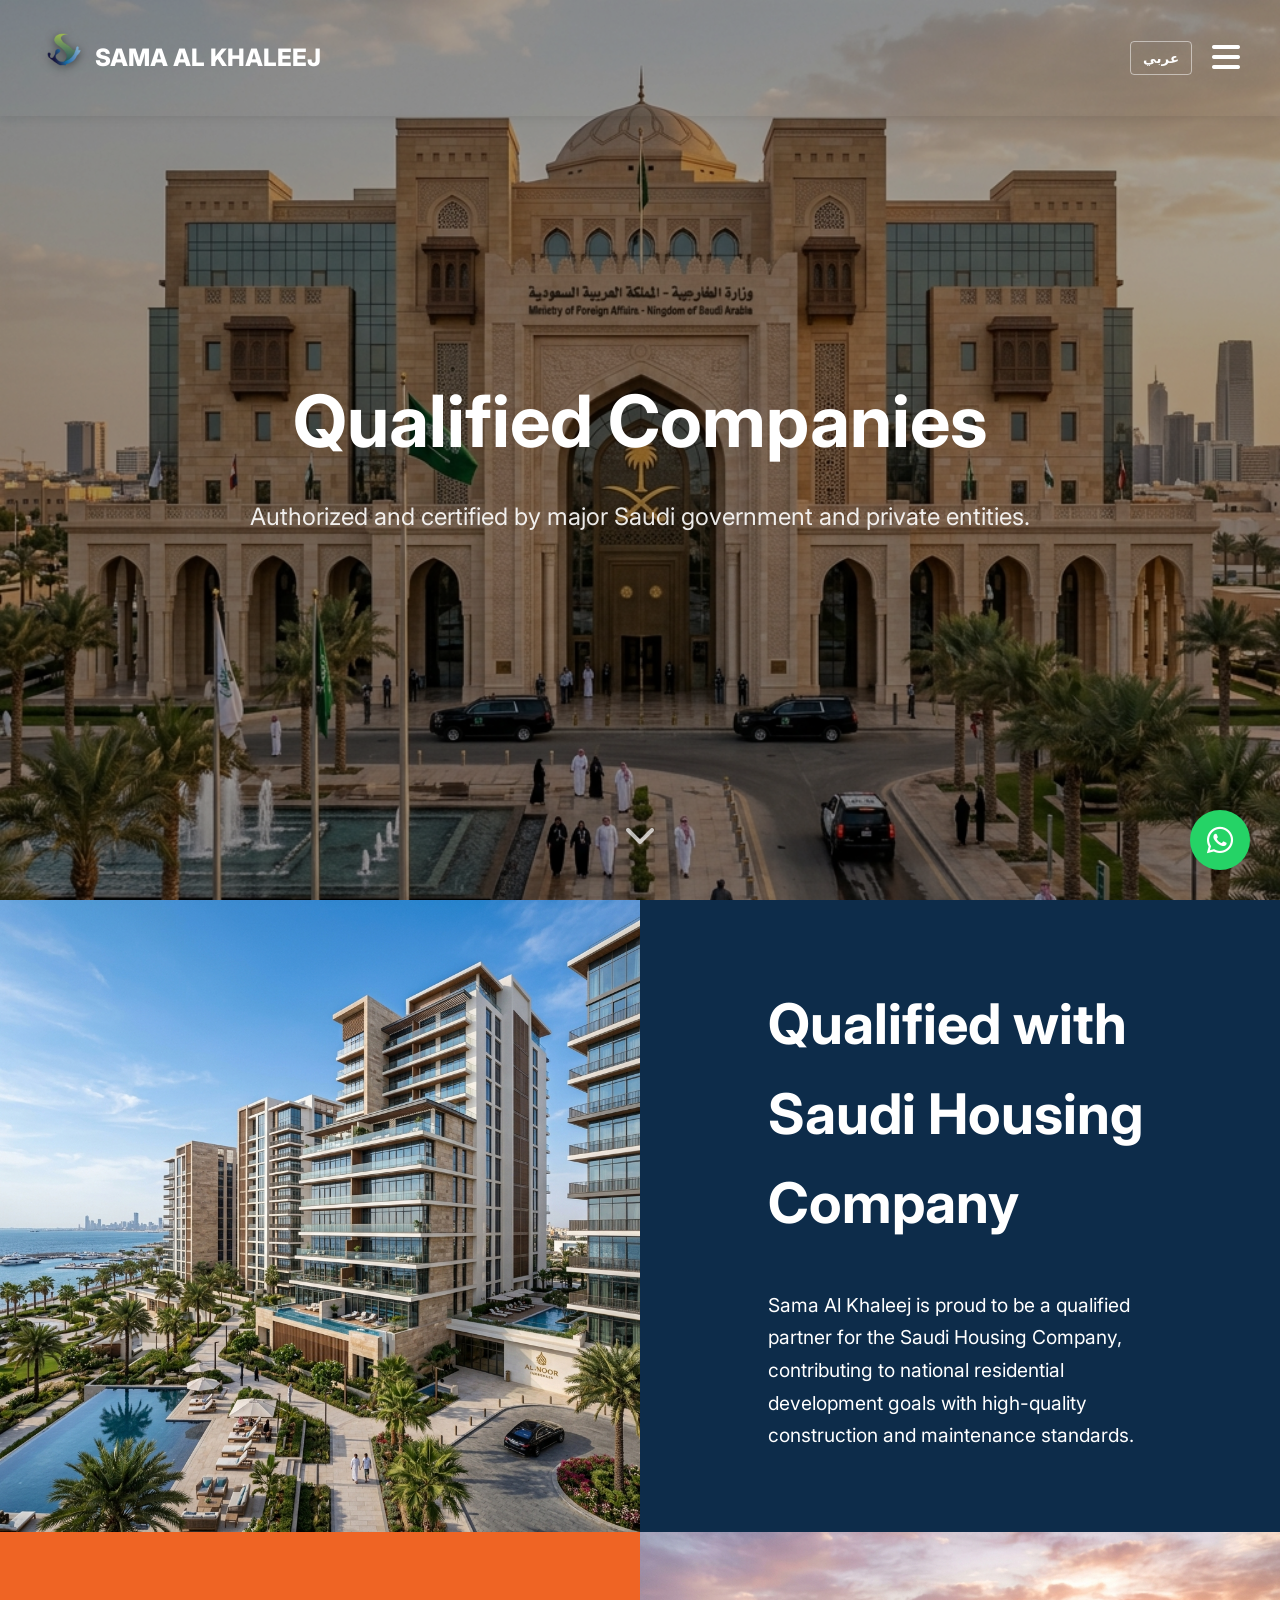
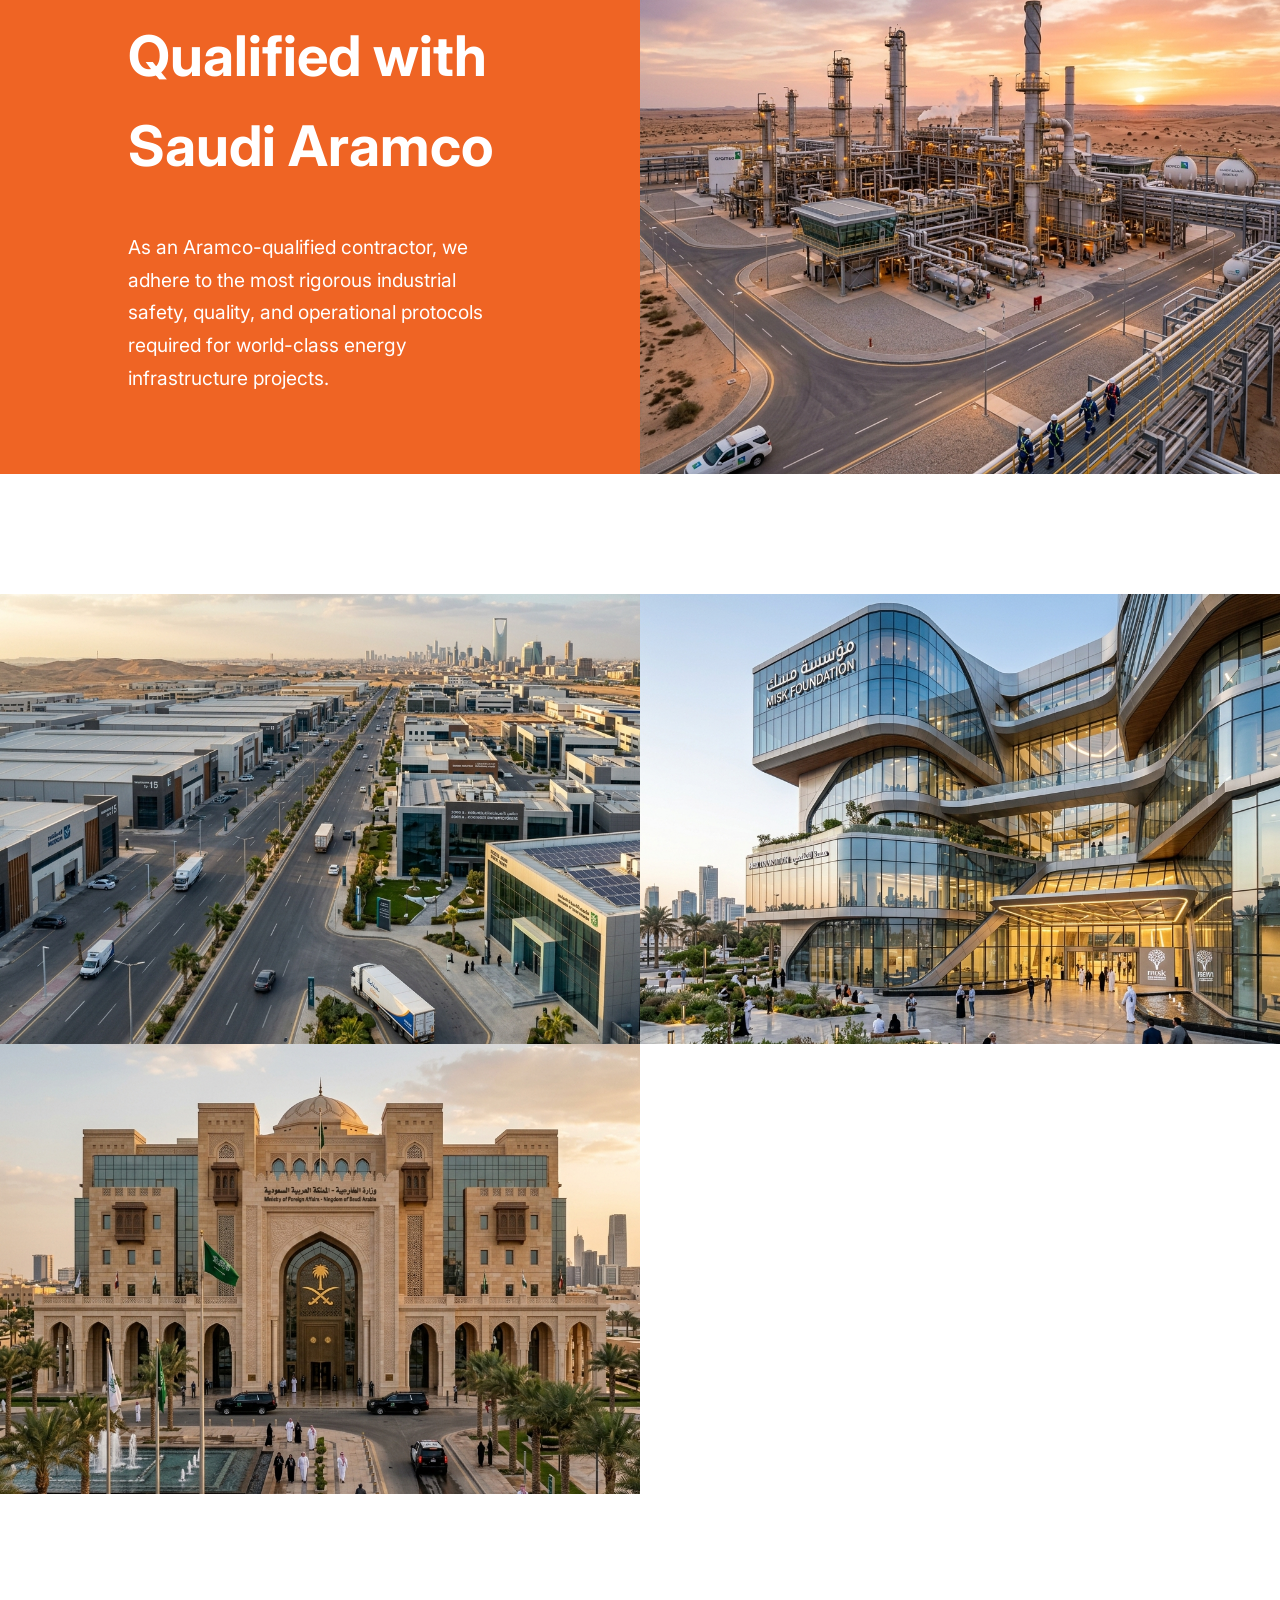
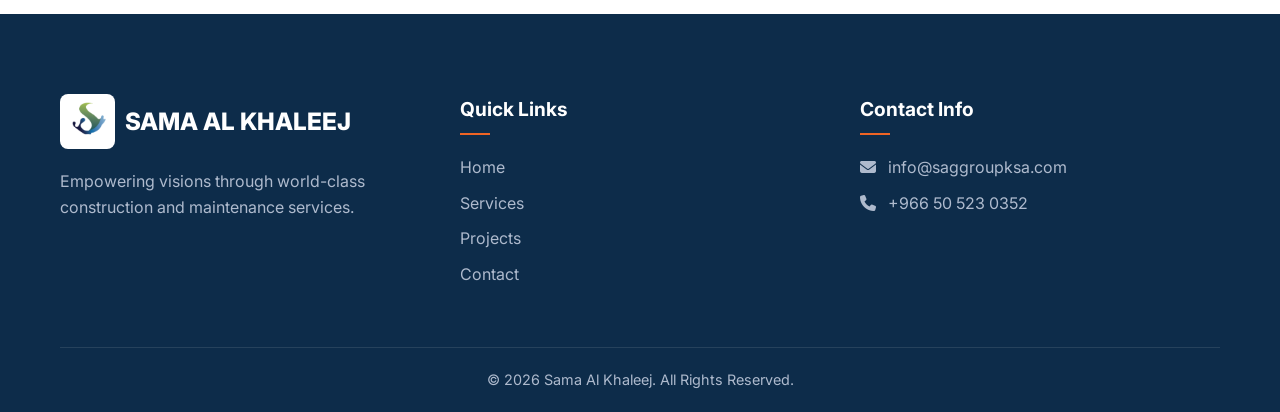
<file: qualified-companies.html>
<!DOCTYPE html>
<html lang="en" dir="ltr">
<head>
  <meta charset="UTF-8">
  <meta name="viewport" content="width=device-width, initial-scale=1.0">
  <meta name="description" content="Sama Al Khaleej Qualified Companies - Authorized and certified by major Saudi government and private entities.">
  <title>Qualified Companies | Sama Al Khaleej</title>
  
  <link rel="preconnect" href="https://fonts.googleapis.com">
  <link rel="preconnect" href="https://fonts.gstatic.com" crossorigin>
  <link href="https://fonts.googleapis.com/css2?family=Inter:wght@300;400;600;700;800&family=Tajawal:wght@300;400;500;700;800&display=swap" rel="stylesheet">
  
  <link rel="stylesheet" href="https://cdnjs.cloudflare.com/ajax/libs/font-awesome/6.4.0/css/all.min.css">
  <link rel="stylesheet" href="css/style.css">
  <link rel="stylesheet" href="css/ksp.css">
</head>
<body>
  
  <div id="loader">
    <div class="spinner"></div>
  </div>

  <header class="ksp-header">
    <div class="ksp-nav-container">
      <div class="logo">
        <a href="index.html" style="text-decoration:none;"><img src="images/logo.png" alt="Logo" class="brand-logo"></a>
        <a href="index.html" style="color:#fff; text-decoration:none;"><span>Sama Al Khaleej</span></a>
      </div>
      <div class="ksp-right-nav">
        <button id="lang-toggle" class="lang-toggle ksp-lang">عربي</button>
        <button class="ksp-hamburger"><i class="fa-solid fa-bars"></i></button>
      </div>
    </div>
  </header>

  <!-- KSP Overlay Menu -->
  <div class="ksp-overlay-menu">
    <button class="ksp-menu-close"><i class="fa-solid fa-xmark"></i></button>
    <nav class="ksp-menu-links">
      <a href="index.html" data-i18n="nav_home">Home</a>
      <a href="about.html" data-i18n="nav_about">About Us</a>
      <a href="iso-certifications.html" data-i18n="nav_iso">ISO Certifications</a>
      <a href="services.html" data-i18n="nav_services">Services</a>
      <a href="projects.html" data-i18n="nav_projects">Projects</a>
      <a href="contact.html" data-i18n="nav_contact">Contact</a>
    </nav>
  </div>

  <!-- Hero Section -->
  <section class="ksp-section ksp-hero">
    <div class="ksp-hero-bg" style="background-image: url('images/government.png');"></div>
    <div class="ksp-hero-content animate-on-scroll">
      <h1 data-i18n="qual_title">Qualified Companies</h1>
      <p data-i18n="qual_desc">Authorized and certified by major Saudi government and private entities.</p>
    </div>
    <div class="ksp-hero-scroll">
      <i class="fa-solid fa-chevron-down"></i>
    </div>
  </section>

  <!-- Housing Split -->
  <section class="ksp-section ksp-split">
    <div class="ksp-split-img" style="background-image: url('images/housing.png');"></div>
    <div class="ksp-split-text-wrap">
      <div class="ksp-split-content animate-on-scroll">
        <h2 data-i18n="qual_1">Qualified with Saudi Housing Company</h2>
        <p style="font-size: 1.2rem; margin-top: 20px; color: #fff; line-height:1.7;">Sama Al Khaleej is proud to be a qualified partner for the Saudi Housing Company, contributing to national residential development goals with high-quality construction and maintenance standards.</p>
      </div>
    </div>
  </section>

  <!-- Aramco Split (Image Right) -->
  <section class="ksp-section ksp-split" style="flex-direction: row-reverse;">
    <div class="ksp-split-img" style="background-image: url('images/aramco.png');"></div>
    <div class="ksp-split-text-wrap" style="background-color: var(--secondary-color);">
      <div class="ksp-split-content animate-on-scroll">
        <h2 data-i18n="qual_2">Qualified with Saudi Aramco</h2>
        <p style="font-size: 1.2rem; margin-top: 20px; color: #fff; line-height:1.7;">As an Aramco-qualified contractor, we adhere to the most rigorous industrial safety, quality, and operational protocols required for world-class energy infrastructure projects.</p>
      </div>
    </div>
  </section>

  <!-- Others Grid -->
  <section class="ksp-masonry">
    <!-- MODON -->
    <div class="ksp-masonry-item">
      <div class="ksp-masonry-bg" style="background-image: url('images/modon.png');"></div>
      <div class="ksp-masonry-overlay">
        <h4 data-i18n="qual_3">Qualified with MODON</h4>
        <p>Supporting Saudi industrial cities with reliable infrastructure and facility management services.</p>
      </div>
    </div>
    <!-- Misk -->
    <div class="ksp-masonry-item">
      <div class="ksp-masonry-bg" style="background-image: url('images/misk.png');"></div>
      <div class="ksp-masonry-overlay">
        <h4 data-i18n="qual_4">Qualified with Misk Foundation</h4>
        <p>Partnering with Misk to empower innovation and modern facility operation standards.</p>
      </div>
    </div>
    <!-- Government -->
    <div class="ksp-masonry-item">
      <div class="ksp-masonry-bg" style="background-image: url('images/government.png');"></div>
      <div class="ksp-masonry-overlay">
        <h4 data-i18n="qual_5">Other Government Entities</h4>
        <p>Trusted by various ministries and municipal authorities across the Kingdom of Saudi Arabia.</p>
      </div>
    </div>
  </section>

  <!-- Footer -->
  <footer>
    <div class="container">
      <div class="footer-grid">
        <div class="footer-col animate-on-scroll">
          <div class="logo" style="color: #fff; margin-bottom: 20px;">
            <img src="images/logo.png" alt="Logo" class="brand-logo"> Sama Al Khaleej
          </div>
          <p data-i18n="footer_desc">Empowering visions through world-class construction and maintenance services.</p>
        </div>
        <div class="footer-col animate-on-scroll">
          <h4 data-i18n="footer_quick">Quick Links</h4>
          <a href="index.html" data-i18n="nav_home">Home</a>
          <a href="services.html" data-i18n="nav_services">Services</a>
          <a href="projects.html" data-i18n="nav_projects">Projects</a>
          <a href="contact.html" data-i18n="nav_contact">Contact</a>
        </div>
        <div class="footer-col animate-on-scroll">
          <h4 data-i18n="footer_contact">Contact Info</h4>
          <p><i class="fa-solid fa-envelope" style="margin-right: 8px;"></i> info@saggroupksa.com</p>
          <p><i class="fa-solid fa-phone" style="margin-right: 8px;"></i> +966 50 523 0352</p>
        </div>
      </div>
      <div class="footer-bottom">
        <p data-i18n="footer_rights">&copy; 2026 Sama Al Khaleej. All Rights Reserved.</p>
      </div>
    </div>
  </footer>

  <a href="https://wa.me/966505230352" target="_blank" class="whatsapp-float">
    <i class="fa-brands fa-whatsapp"></i>
  </a>

  <script src="js/script.js"></script>
</body>
</html>
</file>
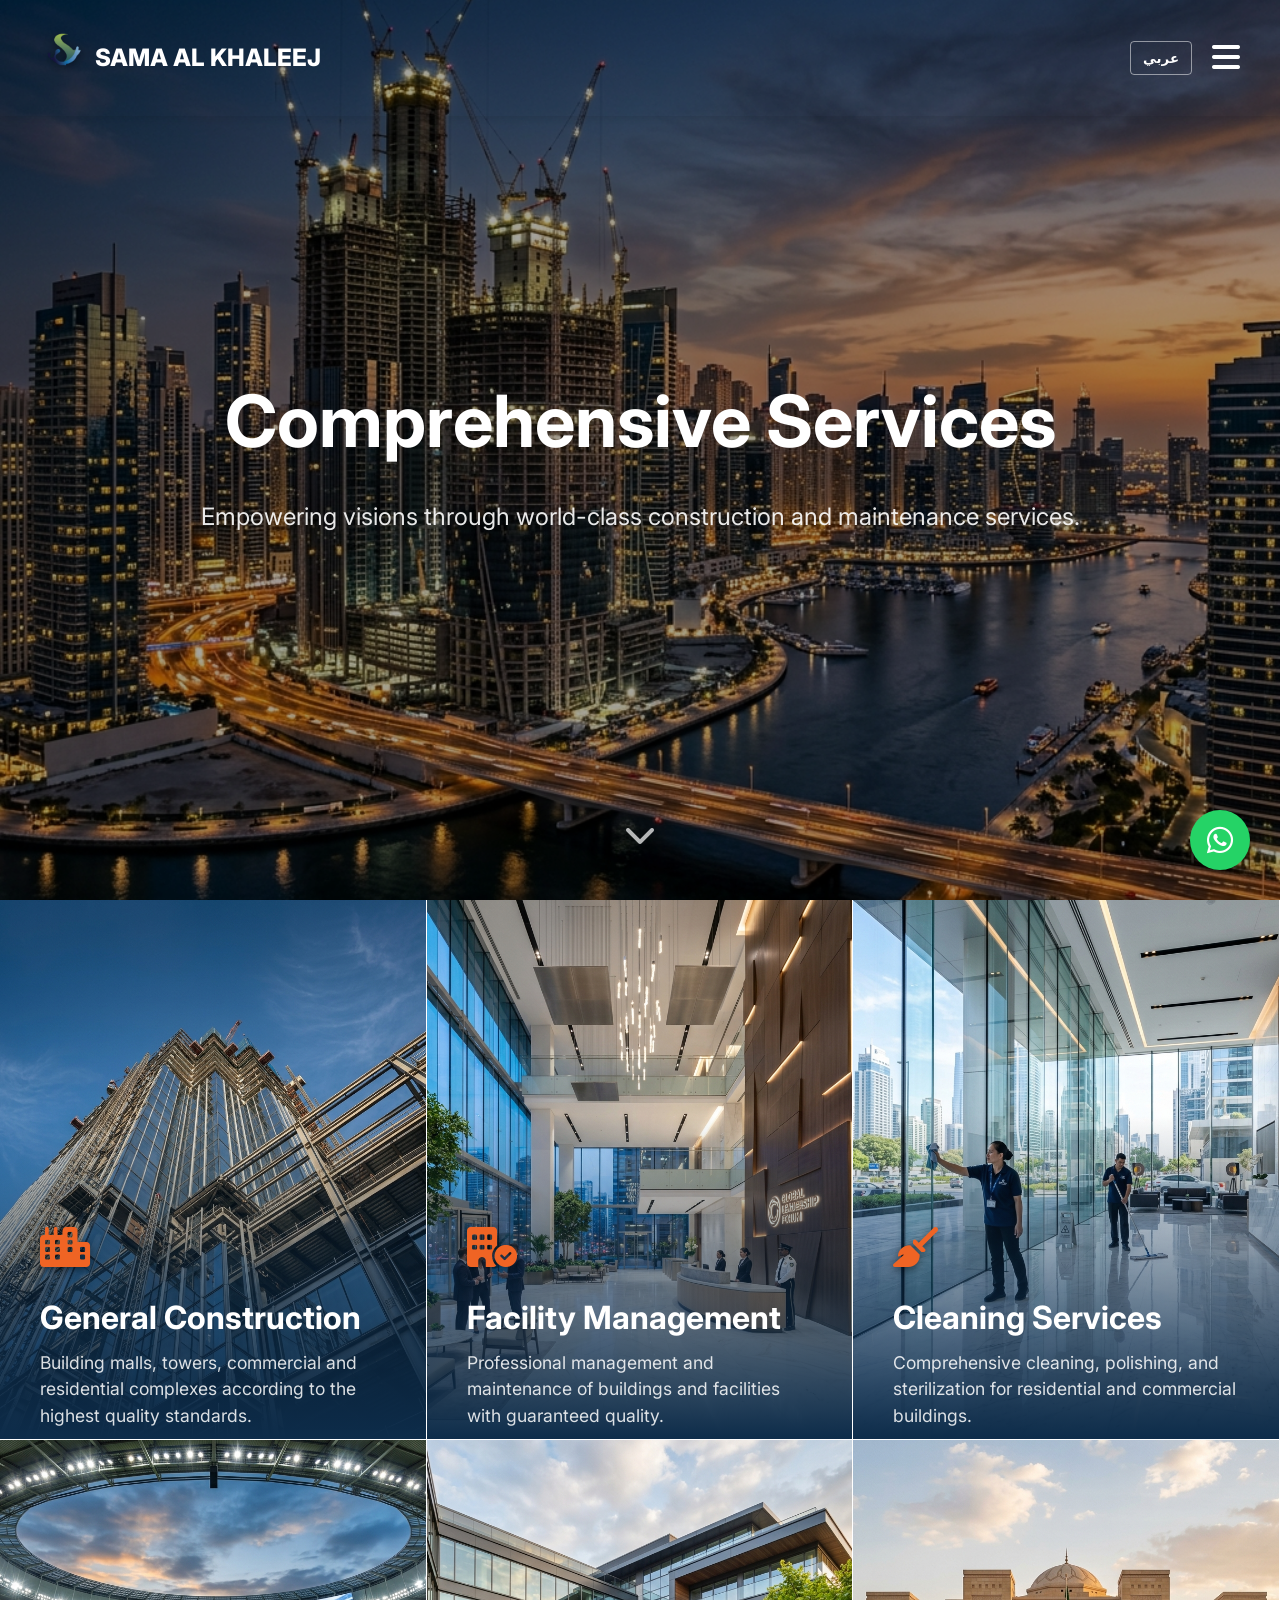
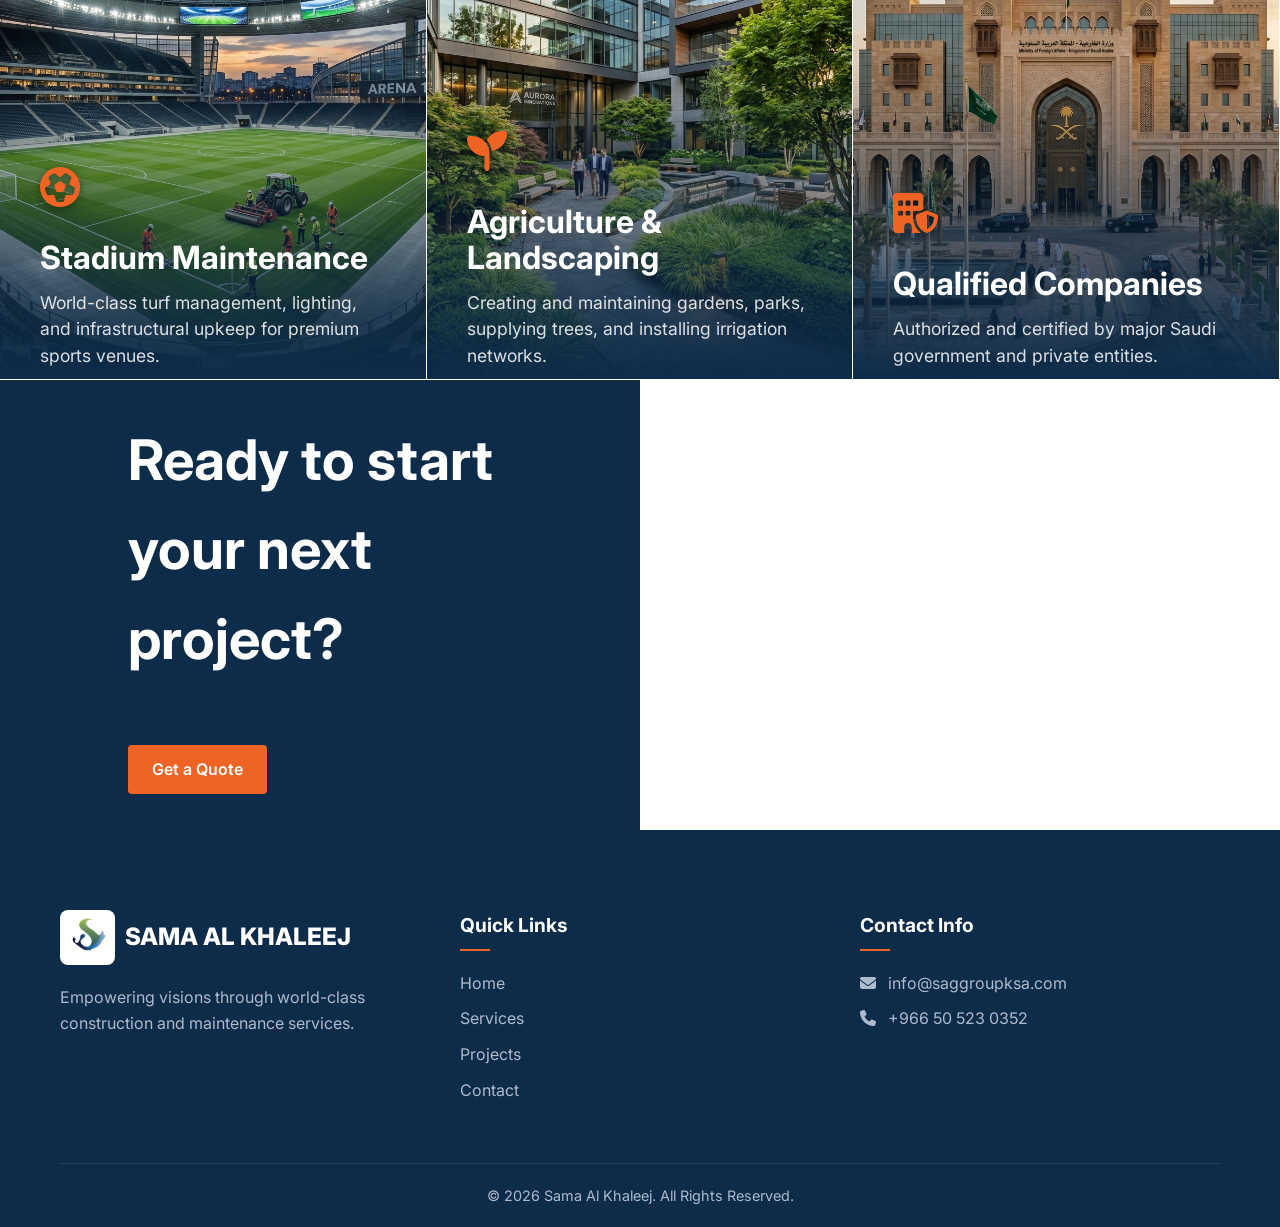
<file: services.html>
<!DOCTYPE html>
<html lang="en" dir="ltr">
<head>
  <meta charset="UTF-8">
  <meta name="viewport" content="width=device-width, initial-scale=1.0">
  <meta name="description" content="Services of Sama Al Khaleej - Construction, interior finishing, plumbing and electrical works.">
  <title>Services | Sama Al Khaleej</title>
  
  <link rel="preconnect" href="https://fonts.googleapis.com">
  <link rel="preconnect" href="https://fonts.gstatic.com" crossorigin>
  <link href="https://fonts.googleapis.com/css2?family=Inter:wght@300;400;600;700;800&family=Tajawal:wght@300;400;500;700;800&display=swap" rel="stylesheet">
  
  <link rel="stylesheet" href="https://cdnjs.cloudflare.com/ajax/libs/font-awesome/6.4.0/css/all.min.css">
  <link rel="stylesheet" href="css/style.css">
  <link rel="stylesheet" href="css/ksp.css">
</head>
<body>
  
  <div id="loader">
    <div class="spinner"></div>
  </div>

  <header class="ksp-header">
    <div class="ksp-nav-container">
      <div class="logo">
        <a href="index.html" style="text-decoration:none;"><img src="images/logo.png" alt="Logo" class="brand-logo"></a>
        <a href="index.html" style="color:#fff; text-decoration:none;"><span>Sama Al Khaleej</span></a>
      </div>
      <div class="ksp-right-nav">
        <button id="lang-toggle" class="lang-toggle ksp-lang">عربي</button>
        <button class="ksp-hamburger"><i class="fa-solid fa-bars"></i></button>
      </div>
    </div>
  </header>

  <!-- KSP Overlay Menu -->
  <div class="ksp-overlay-menu">
    <button class="ksp-menu-close"><i class="fa-solid fa-xmark"></i></button>
    <nav class="ksp-menu-links">
      <a href="index.html" data-i18n="nav_home">Home</a>
      <a href="about.html" data-i18n="nav_about">About Us</a>
      <a href="iso-certifications.html" data-i18n="nav_iso">ISO Certifications</a>
      <a href="services.html" class="active" data-i18n="nav_services">Services</a>
      <a href="projects.html" data-i18n="nav_projects">Projects</a>
      <a href="contact.html" data-i18n="nav_contact">Contact</a>
    </nav>
  </div>

  <!-- Hero Section -->
  <section class="ksp-section ksp-hero">
    <div class="ksp-hero-bg" style="background-image: url('images/hero-cinematic.png');"></div>
    <div class="ksp-hero-content animate-on-scroll">
      <h1 data-i18n="serv_page_title">Comprehensive Services</h1>
      <p data-i18n="footer_desc">Empowering visions through world-class construction and maintenance services.</p>
    </div>
    <div class="ksp-hero-scroll"><i class="fa-solid fa-chevron-down"></i></div>
  </section>

  <!-- Main Services Grid -->
  <section class="ksp-section ksp-tiles">
    <a href="general-construction.html" class="ksp-tile">
      <div class="ksp-tile-bg" style="background-image: url('images/service-construction.png');"></div>
      <div class="ksp-tile-overlay"></div>
      <div class="ksp-tile-content">
        <div class="service-icon"><i class="fa-solid fa-city"></i></div>
        <h3 data-i18n="srv_const_title">General Construction</h3>
        <p data-i18n="srv_const_desc">Building malls, towers, commercial and residential complexes according to the highest quality standards.</p>
      </div>
    </a>
    <a href="facility-management.html" class="ksp-tile">
      <div class="ksp-tile-bg" style="background-image: url('images/service-fm.png');"></div>
      <div class="ksp-tile-overlay"></div>
      <div class="ksp-tile-content">
        <div class="service-icon"><i class="fa-solid fa-building-circle-check"></i></div>
        <h3 data-i18n="srv_maint_title">Facility Management</h3>
        <p data-i18n="srv_maint_desc">Professional management and maintenance of buildings and facilities with guaranteed quality.</p>
      </div>
    </a>
    <a href="#" class="ksp-tile">
      <div class="ksp-tile-bg" style="background-image: url('images/service-clean.png');"></div>
      <div class="ksp-tile-overlay"></div>
      <div class="ksp-tile-content">
        <div class="service-icon"><i class="fa-solid fa-broom"></i></div>
        <h3 data-i18n="srv_clean_title">Interior & Exterior Finishing</h3>
        <p data-i18n="srv_clean_desc">Comprehensive cleaning, polishing, and high-end residential & commercial finishing.</p>
      </div>
    </a>
    <a href="stadium-maintenance.html" class="ksp-tile">
      <div class="ksp-tile-bg" style="background-image: url('images/stadium-maintenance.png');"></div>
      <div class="ksp-tile-overlay"></div>
      <div class="ksp-tile-content">
        <div class="service-icon"><i class="fa-solid fa-futbol"></i></div>
        <h3 data-i18n="srv_stadium_title">Stadium Maintenance</h3>
        <p data-i18n="srv_stadium_desc">World-class turf management, lighting, and infrastructural upkeep for premium sports venues.</p>
      </div>
    </a>
    <a href="agriculture.html" class="ksp-tile">
      <div class="ksp-tile-bg" style="background-image: url('images/service-agri.png');"></div>
      <div class="ksp-tile-overlay"></div>
      <div class="ksp-tile-content">
        <div class="service-icon"><i class="fa-solid fa-seedling"></i></div>
        <h3 data-i18n="srv_agri_title">Agriculture & Landscaping</h3>
        <p data-i18n="srv_agri_desc">Creating and maintaining gardens, parks, supplying trees, and installing irrigation networks.</p>
      </div>
    </a>
    <a href="qualified-companies.html" class="ksp-tile">
      <div class="ksp-tile-bg" style="background-image: url('images/government.png');"></div>
      <div class="ksp-tile-overlay"></div>
      <div class="ksp-tile-content">
        <div class="service-icon"><i class="fa-solid fa-building-shield"></i></div>
        <h3 data-i18n="qual_title">Qualified Companies</h3>
        <p data-i18n="qual_desc">Authorized and certified by major Saudi government and private entities.</p>
      </div>
    </a>
  </section>

  <!-- CTA Section -->
  <section class="ksp-section ksp-split" style="max-height: 50vh;">
    <div class="ksp-split-image" style="background-image: url('images/project-1.jpg');"></div>
    <div class="ksp-split-text-wrap">
      <div class="ksp-split-content animate-on-scroll">
        <h2 data-i18n="proj_ready">Ready to start your next project?</h2>
        <a href="contact.html" class="btn btn-primary" data-i18n="nav_quote" style="margin-top:20px;">Get a Quote Now</a>
      </div>
    </div>
  </section>

  <!-- Footer -->
  <footer>
    <div class="container">
      <div class="footer-grid">
        <div class="footer-col animate-on-scroll">
          <div class="logo" style="color: #fff; margin-bottom: 20px;">
            <img src="images/logo.png" alt="Logo" class="brand-logo"> Sama Al Khaleej
          </div>
          <p data-i18n="footer_desc">Empowering visions through world-class construction and maintenance services.</p>
        </div>
        <div class="footer-col animate-on-scroll">
          <h4 data-i18n="footer_quick">Quick Links</h4>
          <a href="index.html" data-i18n="nav_home">Home</a>
          <a href="services.html" data-i18n="nav_services">Services</a>
          <a href="projects.html" data-i18n="nav_projects">Projects</a>
          <a href="contact.html" data-i18n="nav_contact">Contact</a>
        </div>
        <div class="footer-col animate-on-scroll">
          <h4 data-i18n="footer_contact">Contact Info</h4>
          <p><i class="fa-solid fa-envelope" style="margin-right: 8px;"></i> info@saggroupksa.com</p>
          <p><i class="fa-solid fa-phone" style="margin-right: 8px;"></i> +966 50 523 0352</p>
        </div>
      </div>
      <div class="footer-bottom">
        <p data-i18n="footer_rights">&copy; 2026 Sama Al Khaleej. All Rights Reserved.</p>
      </div>
    </div>
  </footer>

  <a href="https://wa.me/966505230352" target="_blank" class="whatsapp-float">
    <i class="fa-brands fa-whatsapp"></i>
  </a>

  <script src="js/script.js"></script>
</body>
</html>
</file>
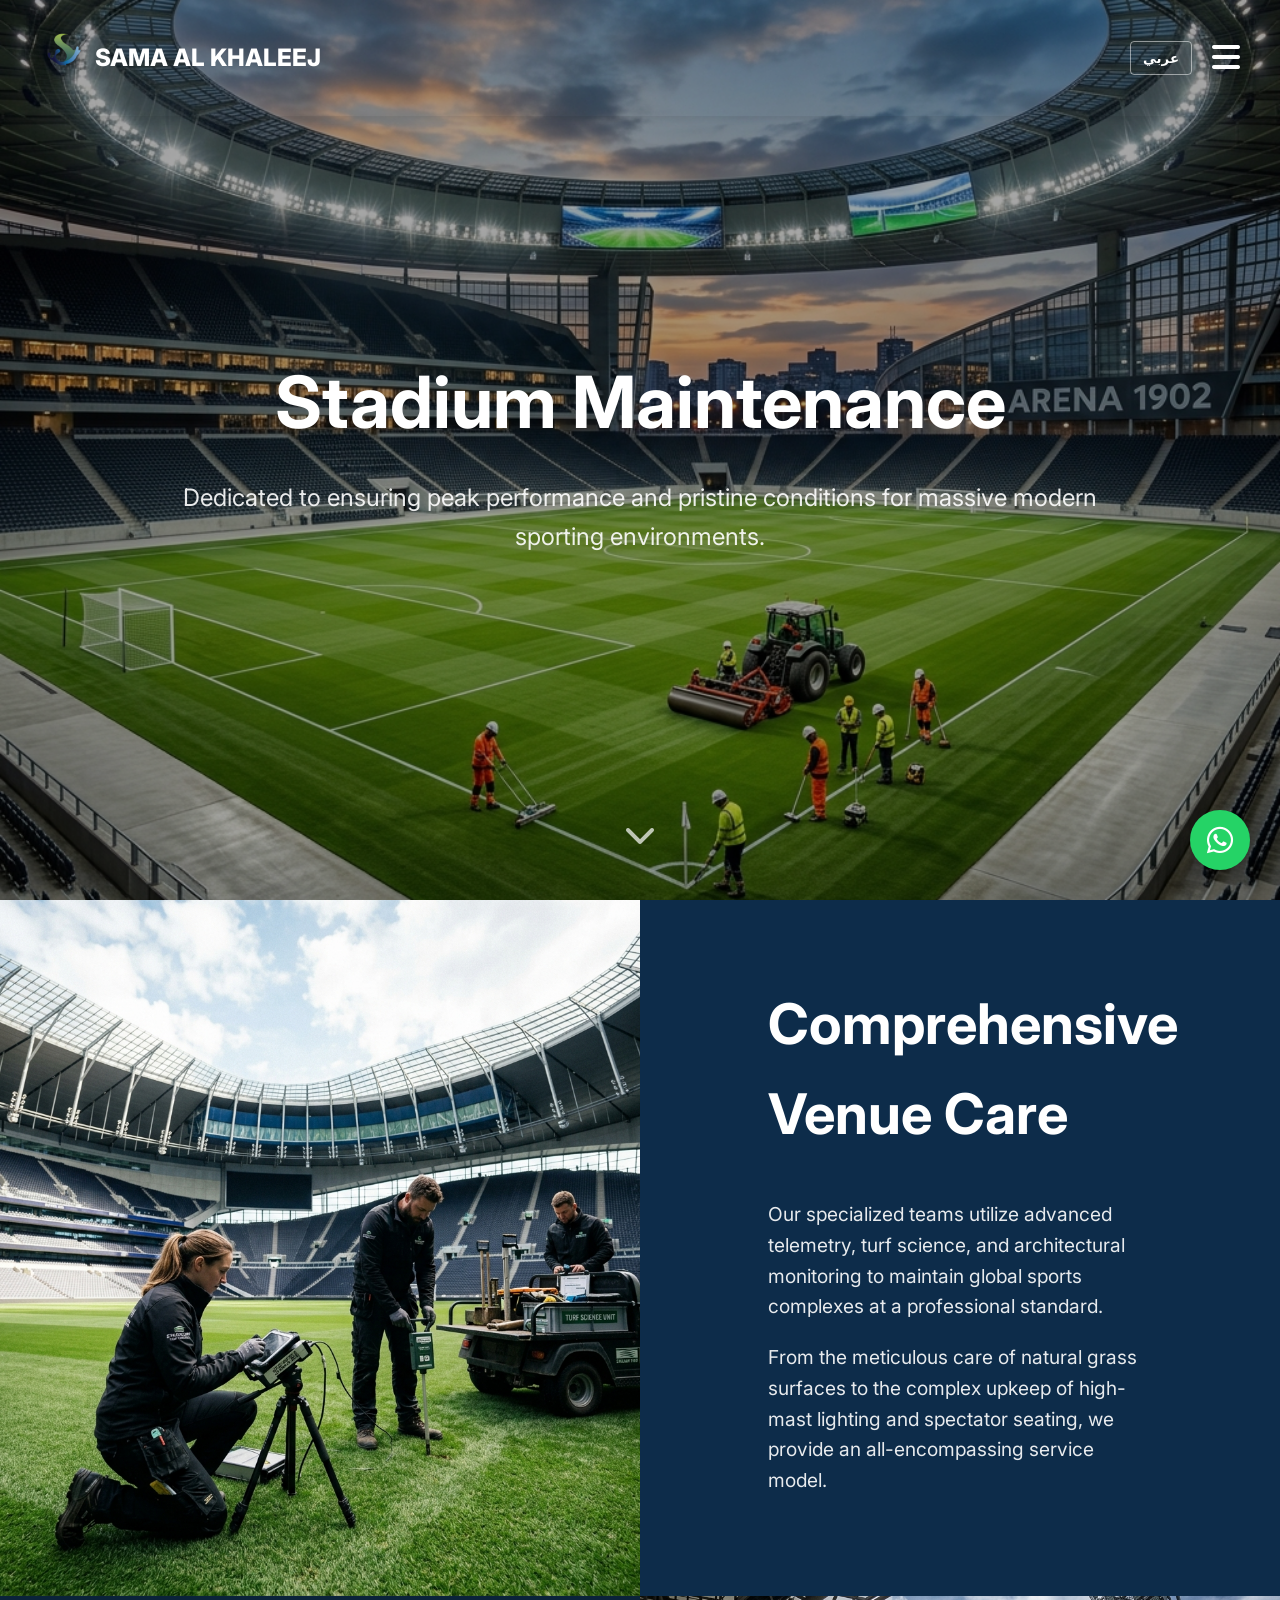
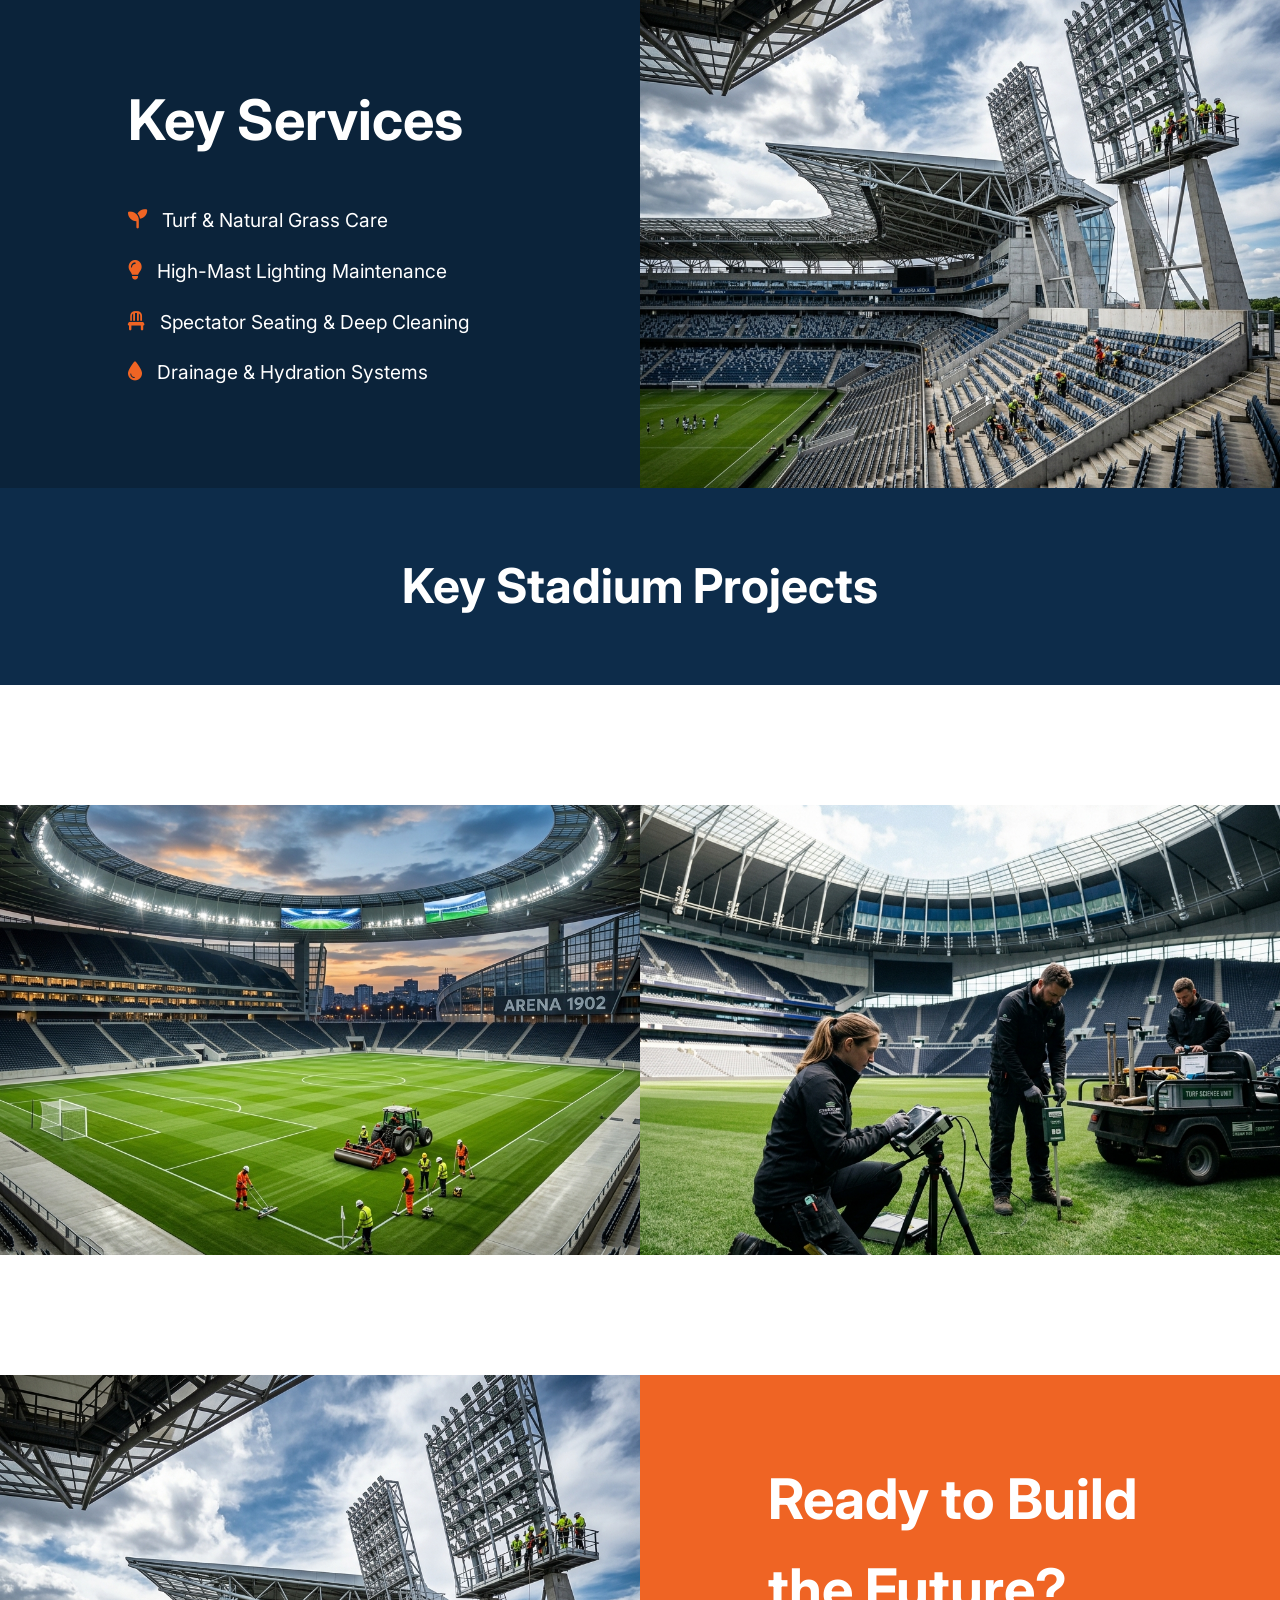
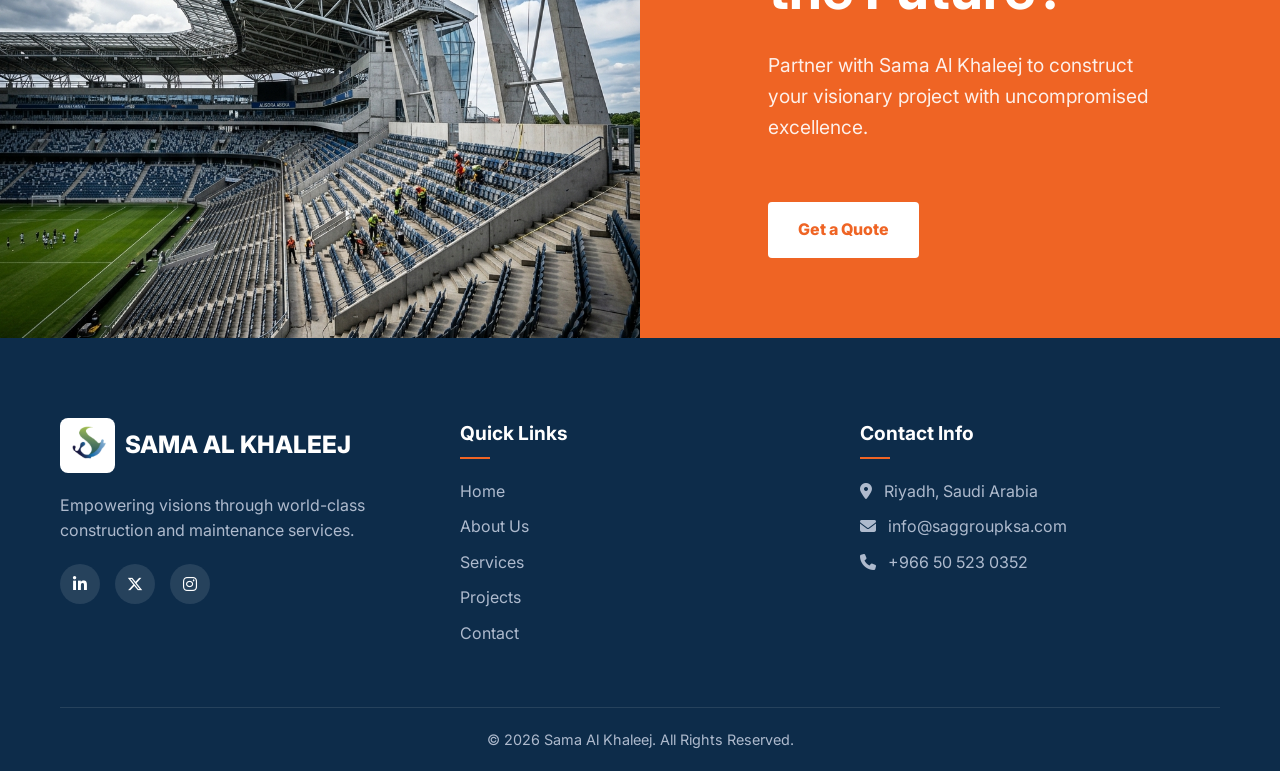
<file: stadium-maintenance.html>
<!DOCTYPE html>
<html lang="en" dir="ltr">
<head>
  <meta charset="UTF-8">
  <meta name="viewport" content="width=device-width, initial-scale=1.0">
  <meta name="description" content="Premium Stadium Maintenance by Sama Al Khaleej">
  <title>Stadium Maintenance | Sama Al Khaleej</title>
  
  <link rel="preconnect" href="https://fonts.googleapis.com">
  <link rel="preconnect" href="https://fonts.gstatic.com" crossorigin>
  <link href="https://fonts.googleapis.com/css2?family=Inter:wght@300;400;600;700;800&family=Tajawal:wght@300;400;500;700;800&display=swap" rel="stylesheet">
  
  <link rel="stylesheet" href="https://cdnjs.cloudflare.com/ajax/libs/font-awesome/6.4.0/css/all.min.css">
  
  <link rel="stylesheet" href="css/style.css">
  <link rel="stylesheet" href="css/ksp.css">
</head>
<body>
  
  <div id="loader">
    <div class="spinner"></div>
  </div>

  <header class="ksp-header">
    <div class="ksp-nav-container">
      <div class="logo">
        <a href="index.html" style="text-decoration:none;"><img src="images/logo.png" alt="Logo" class="brand-logo"></a>
        <a href="index.html" style="color:#fff; text-decoration:none;"><span>Sama Al Khaleej</span></a>
      </div>
      <div class="ksp-right-nav">
        <button id="lang-toggle" class="lang-toggle ksp-lang">عربي</button>
        <button class="ksp-hamburger"><i class="fa-solid fa-bars"></i></button>
      </div>
    </div>
  </header>

  <!-- KSP Overlay Menu -->
  <div class="ksp-overlay-menu">
    <button class="ksp-menu-close"><i class="fa-solid fa-xmark"></i></button>
    <nav class="ksp-menu-links">
      <a href="index.html" data-i18n="nav_home">Home</a>
      <a href="about.html" data-i18n="nav_about">About Us</a>
      <a href="iso-certifications.html" data-i18n="nav_iso">ISO Certifications</a>
      <a href="services.html" data-i18n="nav_services">Services</a>
      <a href="projects.html" data-i18n="nav_projects">Projects</a>
      <a href="contact.html" data-i18n="nav_contact">Contact</a>
    </nav>
  </div>

  <!-- Section 1: Hero (100vh) -->
  <section class="ksp-section ksp-hero">
    <div class="ksp-hero-bg" style="background-image: url('images/stadium-maintenance.png');"></div>
    <div class="ksp-hero-content animate-on-scroll">
      <h1 data-i18n="sm_hero_title">Stadium Maintenance</h1>
      <p data-i18n="sm_hero_desc">Dedicated to ensuring peak performance and pristine conditions for massive modern sporting environments.</p>
    </div>
    <div class="ksp-hero-scroll">
      <i class="fa-solid fa-chevron-down"></i>
    </div>
  </section>

  <!-- Section 2: Split Zig-Zag Right -->
  <section class="ksp-section ksp-split">
    <div class="ksp-split-img" style="background-image: url('images/stadium-turf-care.png');"></div>
    <div class="ksp-split-text-wrap">
      <div class="ksp-split-content animate-on-scroll">
        <h2 data-i18n="sm_sec1_title">Comprehensive Venue Care</h2>
        <p style="font-size: 1.2rem; margin-bottom: 20px; line-height: 1.6; color: rgba(255,255,255,0.9);" data-i18n="sm_sec1_p1">Our specialized teams utilize advanced telemetry, turf science, and architectural monitoring to maintain global sports complexes at a professional standard.</p>
        <p style="font-size: 1.2rem; margin-bottom: 20px; line-height: 1.6; color: rgba(255,255,255,0.9);" data-i18n="sm_sec1_p2">From the meticulous care of natural grass surfaces to the complex upkeep of high-mast lighting and spectator seating, we provide an all-encompassing service model.</p>
      </div>
    </div>
  </section>

  <!-- Section 3: Split Zig-Zag Left (Key Services) -->
  <section class="ksp-section ksp-split" style="flex-direction: row-reverse;">
    <div class="ksp-split-img" style="background-image: url('images/stadium-mast-lighting.png');"></div>
    <div class="ksp-split-text-wrap" style="background-color: #0b233a;">
      <div class="ksp-split-content animate-on-scroll">
        <h2 data-i18n="sm_sec2_title">Key Services</h2>
        <ul class="feature-list ksp-list">
          <li><i class="fa-solid fa-seedling"></i> <span data-i18n="sm_sec2_li1">Turf & Natural Grass Care</span></li>
          <li><i class="fa-solid fa-lightbulb"></i> <span data-i18n="sm_sec2_li2">High-Mast Lighting Maintenance</span></li>
          <li><i class="fa-solid fa-chair"></i> <span data-i18n="sm_sec2_li3">Spectator Seating & Deep Cleaning</span></li>
          <li><i class="fa-solid fa-droplet"></i> <span data-i18n="sm_sec2_li4">Drainage & Hydration Systems</span></li>
        </ul>
      </div>
    </div>
  </section>

  <!-- Section 4: Projects (Masonry grid style) -->
  <section class="ksp-section ksp-split" style="height: auto; min-height: unset;">
    <div class="ksp-split-text-wrap" style="width: 100vw; height: auto; min-height: auto; padding: 60px 10%; background-color: var(--primary-color); text-align: center;">
      <h2 style="font-size: 3rem; color: #fff; margin:0;" data-i18n="sm_proj_title">Key Stadium Projects</h2>
    </div>
  </section>
  <section class="ksp-masonry">
    <div class="ksp-masonry-item">
      <div class="ksp-masonry-bg" style="background-image: url('images/stadium-maintenance.png');"></div>
      <div class="ksp-masonry-overlay">
        <h4 data-i18n="sm_proj_1_t">1. National Sports Arena</h4>
        <p data-i18n="sm_proj_1_d">Complete ongoing maintenance contract ensuring the 60,000-seat venue is ready for international tournaments.</p>
      </div>
    </div>
    <div class="ksp-masonry-item">
      <div class="ksp-masonry-bg" style="background-image: url('images/stadium-turf-care.png');"></div>
      <div class="ksp-masonry-overlay">
        <h4 data-i18n="sm_proj_2_t">2. Regional Training Facilities</h4>
        <p data-i18n="sm_proj_2_d">Turf management and complex irrigation supervision for multi-purpose high-performance training camps.</p>
      </div>
    </div>
  </section>

  <!-- Section 5: CTA (Split Style) -->
  <section class="ksp-section ksp-split">
    <div class="ksp-split-img" style="background-image: url('images/stadium-mast-lighting.png');"></div>
    <div class="ksp-split-text-wrap" style="background-color: var(--secondary-color);">
      <div class="ksp-split-content animate-on-scroll">
        <h2 style="margin-bottom: 1rem;" data-i18n="gc_cta_title">Ready to Build the Future?</h2>
        <p style="font-size: 1.2rem; color: #fff; opacity: 0.9; margin-bottom: 30px;" data-i18n="gc_cta_desc">Partner with Sama Al Khaleej to construct your visionary project with uncompromised excellence.</p>
        <a href="contact.html" class="btn" style="background: #fff; color: var(--secondary-color); font-weight: 800; border: none; padding: 15px 30px;" data-i18n="nav_quote">Get a Quote</a>
      </div>
    </div>
  </section>

  <!-- Main Footer -->
  <footer>
    <div class="container">
      <div class="footer-grid">
        <div class="footer-col animate-on-scroll">
          <div class="logo" style="color: #fff; margin-bottom: 20px;">
            <img src="images/logo.png" alt="Logo" class="brand-logo"> Sama Al Khaleej
          </div>
          <p data-i18n="footer_desc">Empowering visions through world-class construction and maintenance services.</p>
          <div class="social-links">
            <a href="#"><i class="fa-brands fa-linkedin-in"></i></a>
            <a href="#"><i class="fa-brands fa-x-twitter"></i></a>
            <a href="#"><i class="fa-brands fa-instagram"></i></a>
          </div>
        </div>
        <div class="footer-col animate-on-scroll">
          <h4 data-i18n="footer_quick">Quick Links</h4>
          <a href="index.html" data-i18n="nav_home">Home</a>
          <a href="about.html" data-i18n="nav_about">About Us</a>
          <a href="services.html" data-i18n="nav_services">Services</a>
          <a href="projects.html" data-i18n="nav_projects">Projects</a>
          <a href="contact.html" data-i18n="nav_contact">Contact</a>
        </div>
        <div class="footer-col animate-on-scroll">
          <h4 data-i18n="footer_contact">Contact Info</h4>
          <p><i class="fa-solid fa-location-dot" style="margin-right: 8px;"></i> <span data-i18n="office_address">Riyadh, Saudi Arabia</span></p>
          <p><i class="fa-solid fa-envelope" style="margin-right: 8px;"></i> info@saggroupksa.com</p>
          <p><i class="fa-solid fa-phone" style="margin-right: 8px;"></i> +966 50 523 0352</p>
        </div>
      </div>
      <div class="footer-bottom">
        <p data-i18n="footer_rights">&copy; 2026 Sama Al Khaleej. All Rights Reserved.</p>
      </div>
    </div>
  </footer>

  <!-- Floating WhatsApp -->
  <a href="https://wa.me/966505230352" target="_blank" class="whatsapp-float">
    <i class="fa-brands fa-whatsapp"></i>
  </a>

  <!-- Custom Script -->
  <script src="js/script.js"></script>
</body>
</html>
</file>
<file: css/style.css>
:root {
  --primary-color: #0d2c4a; /* Dark Blue */
  --secondary-color: #ef6424; /* Orange */
  --text-color: #333333;
  --text-light: #666666;
  --bg-color: #ffffff;
  --bg-light: #f8f9fa;
  --border-color: #dddddd;
  --transition: all 0.3s ease;
  --font-family: 'Inter', system-ui, -apple-system, sans-serif;
  --container-width: 1200px;
}

[dir="rtl"] {
  --font-family: 'Tajawal', 'Inter', system-ui, -apple-system, sans-serif;
}

* {
  margin: 0;
  padding: 0;
  box-sizing: border-box;
}

html {
  scroll-behavior: smooth;
  font-family: var(--font-family);
  color: var(--text-color);
  background-color: var(--bg-color);
}

body {
  line-height: 1.6;
  overflow-x: hidden;
}

a {
  text-decoration: none;
  color: inherit;
}

ul {
  list-style: none;
}

.container {
  max-width: var(--container-width);
  margin: 0 auto;
  padding: 0 20px;
}

/* Typography */
h1, h2, h3, h4, h5, h6 {
  color: var(--primary-color);
  margin-bottom: 15px;
  font-weight: 700;
}

.section-title {
  text-align: center;
  margin-bottom: 40px;
}

.section-title h2 {
  font-size: 2.5rem;
  position: relative;
  display: inline-block;
  padding-bottom: 10px;
}

.section-title h2::after {
  content: '';
  position: absolute;
  bottom: 0;
  left: 50%;
  transform: translateX(-50%);
  width: 60px;
  height: 3px;
  background-color: var(--secondary-color);
}

/* Header & Nav */
header {
  background-color: #ffffff;
  box-shadow: 0 2px 10px rgba(0,0,0,0.1);
  position: sticky;
  top: 0;
  z-index: 1000;
}

.nav-container {
  display: flex;
  justify-content: space-between;
  align-items: center;
  height: 80px;
}

.logo {
  display: flex;
  align-items: center;
  gap: 10px;
  font-size: 1.5rem;
  font-weight: 800;
  color: var(--primary-color);
  text-transform: uppercase;
}

.logo i {
  color: var(--secondary-color);
  font-size: 2rem;
}

.brand-logo {
  height: 45px;
  width: auto;
  object-fit: contain;
}

.footer-col .brand-logo {
  height: 55px;
  background-color: #fff;
  border-radius: 8px;
  padding: 5px;
}

.nav-links {
  display: flex;
  gap: 30px;
  align-items: center;
}

.nav-links a {
  font-weight: 600;
  transition: var(--transition);
}

.nav-links a:hover, .nav-links a.active {
  color: var(--secondary-color);
}

.header-actions {
  display: flex;
  align-items: center;
  gap: 15px;
  margin-inline-start: 20px;
}

/* Buttons */
.btn {
  display: inline-block;
  padding: 12px 24px;
  border-radius: 4px;
  font-weight: 600;
  cursor: pointer;
  transition: var(--transition);
  border: none;
  text-align: center;
}

.btn-primary {
  background-color: var(--secondary-color);
  color: #ffffff !important;
}

.btn-primary:hover {
  background-color: #d15119;
  transform: translateY(-2px);
}

.btn-outline {
  background-color: transparent;
  border: 2px solid var(--primary-color);
  color: var(--primary-color) !important;
}

.btn-outline:hover {
  background-color: var(--primary-color);
  color: #ffffff !important;
}

.lang-toggle {
  background: transparent;
  border: 1px solid var(--border-color);
  padding: 8px 12px;
  border-radius: 4px;
  cursor: pointer;
  font-weight: bold;
  font-family: inherit;
  transition: var(--transition);
}

.lang-toggle:hover {
  background: var(--bg-light);
}

.mobile-menu-btn {
  display: none;
  background: none;
  border: none;
  font-size: 1.5rem;
  cursor: pointer;
  color: var(--primary-color);
}

/* Mobile Nav */
@media (max-width: 992px) {
  .nav-links {
    position: absolute;
    top: 80px;
    left: 0;
    width: 100%;
    background-color: #ffffff;
    flex-direction: column;
    padding: 20px;
    box-shadow: 0 5px 10px rgba(0,0,0,0.1);
    transform: translateY(-100%);
    opacity: 0;
    pointer-events: none;
    transition: var(--transition);
    z-index: -1;
  }
  
  .nav-links.show {
    transform: translateY(0);
    opacity: 1;
    pointer-events: auto;
  }
  
  .header-actions {
    display: flex;
    flex-direction: column;
    width: 100%;
    margin-top: 20px;
    margin-inline-start: 0;
  }
  
  .mobile-menu-btn {
    display: block;
  }
  
  .header-actions .btn, .header-actions .lang-toggle {
    width: 100%;
    text-align: center;
    padding: 12px;
  }
}

/* General Layouts */
section {
  padding: 120px 0;
}

.bg-light {
  background-color: var(--bg-light);
}

.bg-primary {
  background-color: var(--primary-color);
  color: #ffffff;
}

.bg-primary h1, .bg-primary h2, .bg-primary h3, .bg-primary p {
  color: #ffffff;
}

/* Hero Section */
.hero {
  height: max(100vh, 700px);
  background: linear-gradient(rgba(13, 44, 74, 0.45), rgba(13, 44, 74, 0.2)), url('../images/hero-cinematic.png') center/cover no-repeat;
  display: flex;
  align-items: center;
  text-align: center;
  color: #ffffff;
  position: relative;
}

.hero::after {
  content: '';
  position: absolute;
  bottom: 0; left: 0; width: 100%; height: 150px;
  background: linear-gradient(to top, rgba(255,255,255,1), transparent);
  pointer-events: none;
}

.hero-content {
  max-width: 900px;
  margin: 0 auto;
  z-index: 2;
  position: relative;
}

.hero h1 {
  font-size: 4rem;
  color: #ffffff;
  margin-bottom: 25px;
  text-shadow: 0 4px 12px rgba(0,0,0,0.4);
  letter-spacing: -1px;
}

.hero p {
  font-size: 1.3rem;
  margin-bottom: 40px;
  opacity: 0.95;
  text-shadow: 0 2px 8px rgba(0,0,0,0.5);
  font-weight: 300;
}

.hero-btns {
  display: flex;
  gap: 20px;
  justify-content: center;
}

/* Features/Services Overview */
.grid-3 {
  display: grid;
  grid-template-columns: repeat(auto-fit, minmax(300px, 1fr));
  gap: 30px;
}
.grid-4 {
  display: grid;
  grid-template-columns: repeat(auto-fit, minmax(250px, 1fr));
  gap: 30px;
}
.grid-2 {
  display: grid;
  grid-template-columns: repeat(auto-fit, minmax(400px, 1fr));
  gap: 30px;
}

.service-card {
  position: relative;
  height: 500px;
  border-radius: 12px;
  overflow: hidden;
  text-align: left;
  transition: var(--transition);
  display: flex;
  flex-direction: column;
  justify-content: flex-end;
  color: #fff;
  group: hover;
}

[dir="rtl"] .service-card {
  text-align: right;
}

.service-card-img {
  position: absolute;
  top: 0; left: 0;
  width: 100%; height: 100%;
  object-fit: cover;
  z-index: 1;
  transition: transform 0.6s ease;
}

.service-card-overlay {
  position: absolute;
  top: 0; left: 0;
  width: 100%; height: 100%;
  background: linear-gradient(to top, rgba(13, 44, 74, 0.95) 0%, rgba(13, 44, 74, 0.3) 60%, transparent 100%);
  z-index: 2;
  transition: var(--transition);
}

.service-card-content {
  position: relative;
  z-index: 3;
  padding: 30px;
  transform: translateY(0); /* For hover shifting */
  transition: transform 0.4s ease;
}

.service-card:hover {
  box-shadow: 0 15px 35px rgba(0,0,0,0.2);
}

.service-card:hover .service-card-img {
  transform: scale(1.08); /* Cinematic zoom */
}

.service-card:hover .service-card-overlay {
  background: linear-gradient(to top, rgba(13, 44, 74, 0.98) 0%, rgba(13, 44, 74, 0.5) 60%, transparent 100%);
}

.service-card:hover .service-card-content {
  transform: translateY(-10px);
}

.service-icon {
  font-size: 2.5rem;
  color: var(--secondary-color);
  margin-bottom: 15px;
  filter: drop-shadow(0 2px 4px rgba(0,0,0,0.5));
}

.service-card h3 {
  color: #ffffff;
  font-size: 1.5rem;
  margin-bottom: 10px;
  font-weight: 700;
}

.service-card p {
  color: rgba(255,255,255,0.85);
  font-size: 0.95rem;
  margin-bottom: 0px;
  line-height: 1.5;
}

.service-card-link {
  display: inline-block;
  margin-top: 15px;
  font-weight: 700;
  color: var(--secondary-color);
  font-size: 0.95rem;
  opacity: 0;
  transform: translateY(10px);
  transition: all 0.4s ease;
}

.service-card:hover .service-card-link {
  opacity: 1;
  transform: translateY(0);
}

/* Why Choose Us & About */
.flex-split {
  display: flex;
  align-items: center;
  gap: 50px;
}

.flex-split > div {
  flex: 1;
}

.about-img {
  width: 100%;
  border-radius: 10px;
  box-shadow: 0 10px 30px rgba(0,0,0,0.15);
}

.feature-list li {
  margin-bottom: 15px;
  display: flex;
  align-items: flex-start;
  gap: 15px;
}

.feature-list i {
  color: var(--secondary-color);
  margin-top: 5px;
}

/* Stats */
.stats {
  padding: 60px 0;
}

.stat-card {
  text-align: center;
}

.stat-number {
  font-size: 3rem;
  font-weight: 800;
  color: var(--secondary-color);
  margin-bottom: 10px;
}

/* Footer */
footer {
  background-color: var(--primary-color);
  color: #ffffff;
  padding: 80px 0 20px;
}

.footer-grid {
  display: grid;
  grid-template-columns: repeat(auto-fit, minmax(250px, 1fr));
  gap: 40px;
  margin-bottom: 50px;
}

.footer-col h4 {
  color: #ffffff;
  margin-bottom: 20px;
  font-size: 1.2rem;
  position: relative;
  padding-bottom: 10px;
}

.footer-col h4::after {
  content: '';
  position: absolute;
  bottom: 0;
  left: 0;
  width: 30px;
  height: 2px;
  background-color: var(--secondary-color);
}

[dir="rtl"] .footer-col h4::after {
  right: 0;
  left: auto;
}

.footer-col p, .footer-col a {
  color: #aebacd;
  margin-bottom: 10px;
  display: block;
  transition: var(--transition);
}

.footer-col a:hover {
  color: var(--secondary-color);
  padding-left: 5px;
}

[dir="rtl"] .footer-col a:hover {
  padding-left: 0;
  padding-right: 5px;
}

.social-links {
  display: flex;
  gap: 15px;
  margin-top: 20px;
}

.social-links a {
  display: flex;
  align-items: center;
  justify-content: center;
  width: 40px;
  height: 40px;
  border-radius: 50%;
  background-color: rgba(255,255,255,0.1);
  color: #ffffff;
}

.social-links a:hover {
  background-color: var(--secondary-color);
  padding: 0; /* Reset for flex */
}

.footer-bottom {
  text-align: center;
  padding-top: 20px;
  border-top: 1px solid rgba(255,255,255,0.1);
  color: #aebacd;
  font-size: 0.9rem;
}

/* Floating WhatsApp */
.whatsapp-float {
  position: fixed;
  bottom: 30px;
  right: 30px;
  width: 60px;
  height: 60px;
  background-color: #25d366;
  color: #FFF;
  border-radius: 50px;
  text-align: center;
  font-size: 30px;
  box-shadow: 2px 2px 10px rgba(0,0,0,0.2);
  z-index: 100;
  display: flex;
  align-items: center;
  justify-content: center;
  transition: var(--transition);
}

[dir="rtl"] .whatsapp-float {
  right: auto;
  left: 30px;
}

.whatsapp-float:hover {
  background-color: #1ebe57;
  transform: scale(1.1);
}

/* Animations */
.animate-on-scroll {
  opacity: 0;
  transform: translateY(30px);
  transition: opacity 0.8s ease, transform 0.8s ease;
}

.animate-on-scroll.visible {
  opacity: 1;
  transform: translateY(0);
}

/* Inner Page Header */
.page-header {
  padding: 100px 0 60px;
  background: linear-gradient(rgba(13, 44, 74, 0.85), rgba(13, 44, 74, 0.85)), url('../images/page-hero-bg.jpg') center/cover no-repeat;
  text-align: center;
}

.page-header h1 {
  font-size: 3rem;
  margin-bottom: 10px;
}

/* Projects / Portfolio Grid */
.portfolio-grid {
  display: grid;
  grid-template-columns: repeat(auto-fill, minmax(350px, 1fr));
  gap: 20px;
}

.portfolio-item {
  position: relative;
  border-radius: 8px;
  overflow: hidden;
  box-shadow: 0 4px 15px rgba(0,0,0,0.1);
}

.portfolio-item img {
  width: 100%;
  height: 250px;
  object-fit: cover;
  transition: var(--transition);
}

.portfolio-overlay {
  position: absolute;
  top: 0;
  left: 0;
  width: 100%;
  height: 100%;
  background: rgba(13, 44, 74, 0.85);
  display: flex;
  flex-direction: column;
  justify-content: center;
  align-items: center;
  opacity: 0;
  transition: var(--transition);
  color: #fff;
  padding: 20px;
  text-align: center;
}

.portfolio-item:hover img {
  transform: scale(1.1);
}

.portfolio-item:hover .portfolio-overlay {
  opacity: 1;
}

.portfolio-overlay h3 {
  color: #fff;
  transform: translateY(20px);
  transition: var(--transition);
}

.portfolio-overlay p {
  transform: translateY(20px);
  transition: var(--transition);
  opacity: 0;
}

.portfolio-item:hover .portfolio-overlay h3,
.portfolio-item:hover .portfolio-overlay p {
  transform: translateY(0);
  opacity: 1;
}

/* Contact Page */
.contact-form {
  background: #fff;
  padding: 40px;
  border-radius: 8px;
  box-shadow: 0 5px 20px rgba(0,0,0,0.05);
}

.form-group {
  margin-bottom: 20px;
}

.form-control {
  width: 100%;
  padding: 12px 15px;
  border: 1px solid var(--border-color);
  border-radius: 4px;
  font-family: inherit;
  font-size: 1rem;
  transition: var(--transition);
}

.form-control:focus {
  outline: none;
  border-color: var(--secondary-color);
}

.contact-info-item {
  display: flex;
  align-items: flex-start;
  gap: 20px;
  margin-bottom: 30px;
}

.contact-icon {
  width: 50px;
  height: 50px;
  background: var(--bg-light);
  border-radius: 50%;
  display: flex;
  align-items: center;
  justify-content: center;
  color: var(--secondary-color);
  font-size: 1.5rem;
  flex-shrink: 0;
}

.map-container iframe {
  width: 100%;
  height: 100%;
  min-height: 400px;
  border: 0;
  border-radius: 8px;
}

@media (max-width: 768px) {
  .flex-split {
    flex-direction: column;
  }
  .hero h1 {
    font-size: 2.2rem;
  }
  .hero p {
    font-size: 1rem;
  }
  .hero-btns {
    flex-direction: column;
    width: 100%;
  }
  .hero-btns .btn {
    width: 100%;
  }
  .grid-2, .grid-3, .grid-4, .portfolio-grid {
    grid-template-columns: 1fr;
    gap: 20px;
  }
  section {
    padding: 50px 0;
  }
  .section-title h2 {
    font-size: 2rem;
  }
  .contact-info-item {
    flex-direction: column;
    align-items: center;
    text-align: center;
  }
  .contact-info-item {
    flex-direction: column;
    align-items: center;
    text-align: center;
  }
  .page-header h1 {
    font-size: 2.2rem;
  }
  .hero::after {
    height: 80px; /* Reduced white fade on mobile hero */
  }
}

/* Loading Screen */
#loader {
  position: fixed;
  top: 0;
  left: 0;
  width: 100%;
  height: 100%;
  background-color: var(--primary-color);
  z-index: 9999;
  display: flex;
  justify-content: center;
  align-items: center;
  transition: opacity 0.5s ease;
}

.spinner {
  width: 50px;
  height: 50px;
  border: 5px solid rgba(255,255,255,0.3);
  border-radius: 50%;
  border-top-color: var(--secondary-color);
  animation: spin 1s ease-in-out infinite;
}

@keyframes spin {
  to { transform: rotate(360deg); }
}

.hidden {
  opacity: 0;
  pointer-events: none;
}

/* RTL Specifics */
[dir="rtl"] .project-item {
  border-left: none;
  border-right: 5px solid var(--secondary-color);
}
[dir="rtl"] .rtl-flip {
  transform: scaleX(-1);
  display: inline-block;
}
</file>
<file: css/ksp.css>
/* --- KSP Exact Replication Structure --- */
body {
  margin: 0; padding: 0; overflow-x: hidden;
}

.ksp-header {
  position: absolute;
  top: 0; left: 0; width: 100%;
  z-index: 1000;
  background: transparent;
  padding: 30px 40px;
}
.ksp-nav-container {
  display: flex;
  justify-content: space-between;
  align-items: center;
  padding: 0;
}
.ksp-header .logo { color: #fff; }
.ksp-header .brand-logo { filter: drop-shadow(0 2px 4px rgba(0,0,0,0.5)); }
.ksp-right-nav {
  display: flex;
  align-items: center;
  gap: 20px;
}
.ksp-hamburger {
  background: none; border: none; color: #fff; font-size: 2rem; cursor: pointer; position: relative; z-index: 9999;
}
.ksp-hamburger i {
  pointer-events: none;
}
.ksp-lang {
  color: #fff; border-color: rgba(255,255,255,0.5); font-weight: 600;
}
.ksp-lang:hover { background: rgba(255,255,255,0.2); }

.ksp-section {
  width: 100vw;
  height: auto;
  position: relative;
  overflow: hidden;
  margin: 0; padding: 0;
}

/* SECTION 1: HERO */
.ksp-hero {
  height: 100vh;
}
.ksp-hero-bg {
  position: absolute; top:0; left:0; width:100%; height:100%;
  background-size: cover; background-position: center;
  z-index: 1; filter: brightness(0.65);
}
.ksp-hero-content {
  position: relative; z-index: 2;
  height: 100%; display: flex; flex-direction: column; justify-content: center; align-items: center;
  text-align: center; max-width: 1000px; margin: 0 auto; color: #fff; padding: 0 20px;
}
.ksp-hero-content h1 { font-size: 4.5rem; color: #fff; margin-bottom: 20px; }
.ksp-hero-content p { font-size: 1.5rem; opacity: 0.9; }

.ksp-hero-scroll {
  position: absolute; bottom: 40px; left: 50%; transform: translateX(-50%);
  color: #fff; font-size: 2rem; z-index: 2; animation: ksp-bounce 2s infinite; opacity: 0.7;
}

[dir="rtl"] .ksp-hero-scroll {
  left: auto; right: 50%; transform: translateX(50%);
}

@keyframes ksp-bounce {
  0%, 20%, 50%, 80%, 100% { transform: translateY(0) translateX(-50%); }
  40% { transform: translateY(-20px) translateX(-50%); }
  60% { transform: translateY(-10px) translateX(-50%); }
}

/* SECTION 2: SPLIT VISION */
.ksp-split {
  display: flex;
}
.ksp-split-img {
  width: 50vw; min-height: 400px;
  background-size: cover; background-position: center;
}
.ksp-split-text-wrap {
  width: 50vw;
  background-color: var(--primary-color);
  color: #fff;
  display: flex; flex-direction: column; justify-content: center;
  padding: 80px 10%; overflow-y: auto;
}
.ksp-split-content {
  text-align: left;
}
[dir="rtl"] .ksp-split-content { text-align: right; }
.ksp-split-content h2 { color: #fff; font-size: 3.5rem; margin-bottom: 2.5rem; }
.ksp-list li i { color: var(--secondary-color); font-size: 1.2rem; }
.ksp-list li span { color: #fff; font-size: 1.2rem; }
.ksp-list li { margin-bottom: 20px; text-align: left; }
[dir="rtl"] .ksp-list li { text-align: right; }
.ksp-split-content .btn { margin-top: 30px; display: inline-block; width: max-content;}

/* SECTION 3: TILES */
.ksp-tiles {
  display: flex;
  flex-wrap: wrap;
}
.ksp-tile {
  width: 33.333%; height: 60vh;
  position: relative; overflow: hidden;
  display: flex; flex-direction: column; justify-content: flex-end;
  border-right: 1px solid rgba(255,255,255,0.1);
  border-bottom: 1px solid rgba(255,255,255,0.1);
  text-decoration: none; color: #fff;
}
[dir="rtl"] .ksp-tile {
  border-right: none; border-left: 1px solid rgba(255,255,255,0.1); text-align: right;
}

.ksp-tile-bg {
  position: absolute; top:0; left:0; width:100%; height:100%;
  background-size: cover; background-position: center;
  z-index: 1; transition: transform 1.2s cubic-bezier(0.2, 0.8, 0.2, 1);
}
.ksp-tile-overlay {
  position: absolute; top:0; left:0; width:100%; height:100%;
  background: linear-gradient(to top, rgba(13,44,74,1) 0%, rgba(13,44,74,0) 60%);
  z-index: 2; transition: all 0.5s ease;
}
.ksp-tile-content {
  position: relative; z-index: 3; padding: 40px;
  transform: translateY(30px); transition: transform 0.6s cubic-bezier(0.2, 0.8, 0.2, 1);
}
.ksp-tile:hover .ksp-tile-bg { transform: scale(1.08); }
.ksp-tile:hover .ksp-tile-overlay { background: linear-gradient(to top, rgba(13,44,74,1) 0%, rgba(13,44,74,0.3) 70%); }
.ksp-tile:hover .ksp-tile-content { transform: translateY(0); }

.ksp-tile .service-icon { color: var(--secondary-color); font-size: 2.5rem; margin-bottom: 20px; }
.ksp-tile h3 { color: #fff; font-size: 2rem; margin-bottom: 15px; font-weight: 700; line-height: 1.1; }
.ksp-tile p { color: rgba(255,255,255,0.85); font-size:1.1rem; line-height: 1.5; margin-bottom:0;}

/* SECTION 4: FEATURED CARD */
.ksp-feature {
  padding: 100px 0;
  display: flex;
  align-items: center;
  min-height: 60vh;
}
.ksp-feature-bg {
  position: absolute; top:0; left:0; width:100%; height:100%;
  background-size: cover; background-position: center;
  z-index: 1;
}
.ksp-feature-overlay {
  position: absolute; top:0; left:0; width:100%; height:100%;
  background: rgba(0,0,0,0.1); z-index: 2;
}
.ksp-feature-card {
  position: relative;
  margin-left: 10%;
  width: 450px; max-width: 90%;
  background: #ffffff;
  padding: 60px; z-index: 3;
  box-shadow: 0 30px 60px rgba(0,0,0,0.2);
}
[dir="rtl"] .ksp-feature-card { margin-left: 0; margin-right: 10%; left: auto; right: auto; }

.ksp-feature-card h2 { font-size: 1.2rem; color: var(--secondary-color); text-transform: uppercase; letter-spacing: 2px; margin-bottom:20px; font-weight: 800;}
.ksp-feature-card h3 { font-size: 2.5rem; color: var(--primary-color); margin-bottom: 15px; line-height: 1.2;}

/* SECTION: 3-COL TILES */
.ksp-tile.ksp-tile-3 {
  width: 33.33vw;
}

/* SECTION: MASONRY PROJECTS */
.ksp-masonry {
  display: flex; flex-wrap: wrap; width: 100vw;
}
.ksp-masonry-item {
  width: 50vw; height: 50vh; position: relative; overflow: hidden; color: #fff; text-decoration: none;
}
.ksp-masonry-bg {
  position: absolute; top:0; left:0; width:100%; height:100%;
  background-size: cover; background-position: center; transition: transform 0.8s ease; z-index: 1;
}
.ksp-masonry-overlay {
  position: absolute; top:0; left:0; width:100%; height:100%;
  background: rgba(13, 44, 74, 0.85); display: flex; flex-direction: column; justify-content: center; padding: 10%;
  opacity: 0; transition: opacity 0.5s ease; z-index: 2;
}
.ksp-masonry-item:hover .ksp-masonry-bg { transform: scale(1.08); }
.ksp-masonry-item:hover .ksp-masonry-overlay { opacity: 1; }
.ksp-masonry-overlay h4 { color: #ef6424; font-size: 2rem; margin-bottom: 10px; font-weight: 700; transform: translateY(20px); transition: transform 0.5s ease;}
.ksp-masonry-item:hover .ksp-masonry-overlay h4 { transform: translateY(0); }
.ksp-masonry-overlay p { color: rgba(255,255,255,0.9); font-size: 1.1rem; line-height: 1.6; }

/* SECTION: ZIGZAG OVERRIDE */
.ksp-feature-alt .ksp-feature-card {
  left: auto; right: 10%;
}
[dir="rtl"] .ksp-feature-alt .ksp-feature-card {
  right: auto; left: 10%;
}

/* SECTION: OVERLAY MENU */
.ksp-overlay-menu {
  position: fixed; top: 0; right: 0; width: 400px; max-width: 100vw; height: 100vh;
  background: rgba(13, 44, 74, 0.98); z-index: 2000;
  display: flex; flex-direction: column; justify-content: center; align-items: flex-start;
  padding: 50px;
  opacity: 0; transform: translateX(100%); pointer-events: none; transition: all 0.4s ease;
  box-shadow: -10px 0 30px rgba(0,0,0,0.5);
}
[dir="rtl"] .ksp-overlay-menu {
  right: auto; left: 0; transform: translateX(-100%); box-shadow: 10px 0 30px rgba(0,0,0,0.5); align-items: flex-start;
}
.ksp-overlay-menu.show {
  opacity: 1; transform: translateX(0); pointer-events: auto;
}
[dir="rtl"] .ksp-overlay-menu.show { transform: translateX(0); }
.ksp-menu-close {
  position: absolute; top: 30px; right: 30px;
  background: none; border: none; color: #fff; font-size: 2rem; cursor: pointer; transition: color 0.3s ease;
}
[dir="rtl"] .ksp-menu-close { right: auto; left: 30px; }
.ksp-menu-close:hover { color: var(--secondary-color); }
.ksp-menu-links {
  display: flex; flex-direction: column; gap: 20px; width: 100%; text-align: left;
}
[dir="rtl"] .ksp-menu-links { text-align: right; }
.ksp-menu-links a {
  color: #fff; font-size: 1.4rem; text-decoration: none; font-weight: 500; opacity: 0; transform: translateY(10px); transition: all 0.4s ease;
}
.ksp-overlay-menu.show .ksp-menu-links a {
  opacity: 1; transform: translateY(0);
}
.ksp-menu-links a:hover { color: var(--secondary-color); padding-left: 5px; }
[dir="rtl"] .ksp-menu-links a:hover { padding-left: 0; padding-right: 5px; }

/* MEDIA QUERIES */
@media (max-width: 992px) {
  .ksp-hero-content h1 { font-size: 3rem; }
  .ksp-header { padding: 20px; }
  
  /* Generic Sections Override */
  .ksp-section { height: auto !important; min-height: unset !important; overflow: visible !important; }
  .ksp-hero { height: 100vh !important; overflow: hidden !important; }
  
  /* Split Sections */
  .ksp-split { display: flex !important; flex-direction: column !important; height: auto !important; min-height: unset !important; overflow: visible !important; margin: 0 !important; }
  .ksp-split-img { width: 100vw !important; height: 40vh !important; flex: none !important; position: relative !important; display: block !important; }
  .ksp-split-text-wrap { width: 100vw !important; height: auto !important; min-height: unset !important; flex: none !important; padding: 50px 20px !important; position: relative !important; overflow: visible !important; display: block !important; }
  
  /* Tiles */
  .ksp-tiles { display: flex !important; flex-wrap: wrap !important; flex-direction: row !important; height: auto !important; }
  .ksp-tile, .ksp-tile.ksp-tile-3 { flex: none !important; width: 50% !important; height: 50vh !important; border-right: none !important; border-bottom: 2px solid rgba(255,255,255,0.1) !important; }
  
  /* Feature/ZigZag Sections */
  .ksp-feature { display: flex !important; flex-direction: column !important; height: auto !important; min-height: unset !important; background-color: var(--primary-color) !important; overflow: visible !important; }
  .ksp-feature-bg { position: relative !important; width: 100vw !important; height: 40vh !important; z-index: 1 !important; flex: none !important; display: block !important; }
  .ksp-feature-overlay { display: none !important; }
  .ksp-feature-card, .ksp-feature-alt .ksp-feature-card { 
    position: relative !important; top: auto !important; bottom: auto !important; left: auto !important; right: auto !important; 
    width: 100vw !important; max-width: 100vw !important; transform: none !important; padding: 50px 20px !important; margin: 0 !important; box-shadow: none !important; z-index: 2 !important; display: block !important; height: auto !important;
  }
  [dir="rtl"] .ksp-feature-card, [dir="rtl"] .ksp-feature-alt .ksp-feature-card { left: auto !important; right: auto !important; }

  /* Masonry Projects */
  .ksp-masonry { display: flex !important; flex-direction: column !important; height: auto !important; width: 100vw !important; overflow: visible !important; }
  .ksp-masonry-item { width: 100vw !important; height: auto !important; display: flex !important; flex-direction: column !important; position: relative !important; overflow: visible !important; }
  .ksp-masonry-bg { position: relative !important; width: 100vw !important; height: 40vh !important; flex: none !important; display: block !important; }
  .ksp-masonry-overlay { position: relative !important; width: 100vw !important; height: auto !important; flex: none !important; background: var(--secondary-color) !important; padding: 40px 20px !important; opacity: 1 !important; display: block !important; }
  .ksp-masonry-overlay h4 { transform: translateY(0) !important; margin-bottom: 10px !important; font-size: 1.6rem !important; color: #fff !important; }
  .ksp-masonry-overlay p { color: rgba(255,255,255,0.95) !important; }
}

@media (max-width: 600px) {
  .ksp-tile, .ksp-tile.ksp-tile-3 { width: 100% !important; height: 60vh !important; }
}

/* SECTION: GALLERY */
.ksp-gallery-section {
  padding: 80px 0;
  background-color: #f8f9fa; /* Match typical light background */
}
.ksp-gallery-header {
  text-align: center;
  margin-bottom: 50px;
}
.ksp-gallery-header h2 {
  font-size: 2.5rem;
  color: var(--primary-color);
}
.ksp-gallery-grid {
  display: grid;
  grid-template-columns: repeat(3, 1fr);
  gap: 20px;
  padding: 0 20px;
  max-width: 1200px;
  margin: 0 auto;
}
.ksp-gallery-item {
  position: relative;
  border-radius: 12px;
  overflow: hidden;
  background-color: #000;
  aspect-ratio: 4 / 3;
  cursor: pointer;
}
.ksp-gallery-item img {
  width: 100%;
  height: 100%;
  object-fit: cover;
  transition: transform 0.4s ease;
  opacity: 0.8;
}
.ksp-gallery-item:hover img {
  transform: scale(1.1);
  opacity: 1;
}

@media (max-width: 992px) {
  .ksp-gallery-grid {
    grid-template-columns: repeat(2, 1fr);
  }
}
@media (max-width: 576px) {
  .ksp-gallery-grid {
    grid-template-columns: 1fr;
  }
}
</file>
